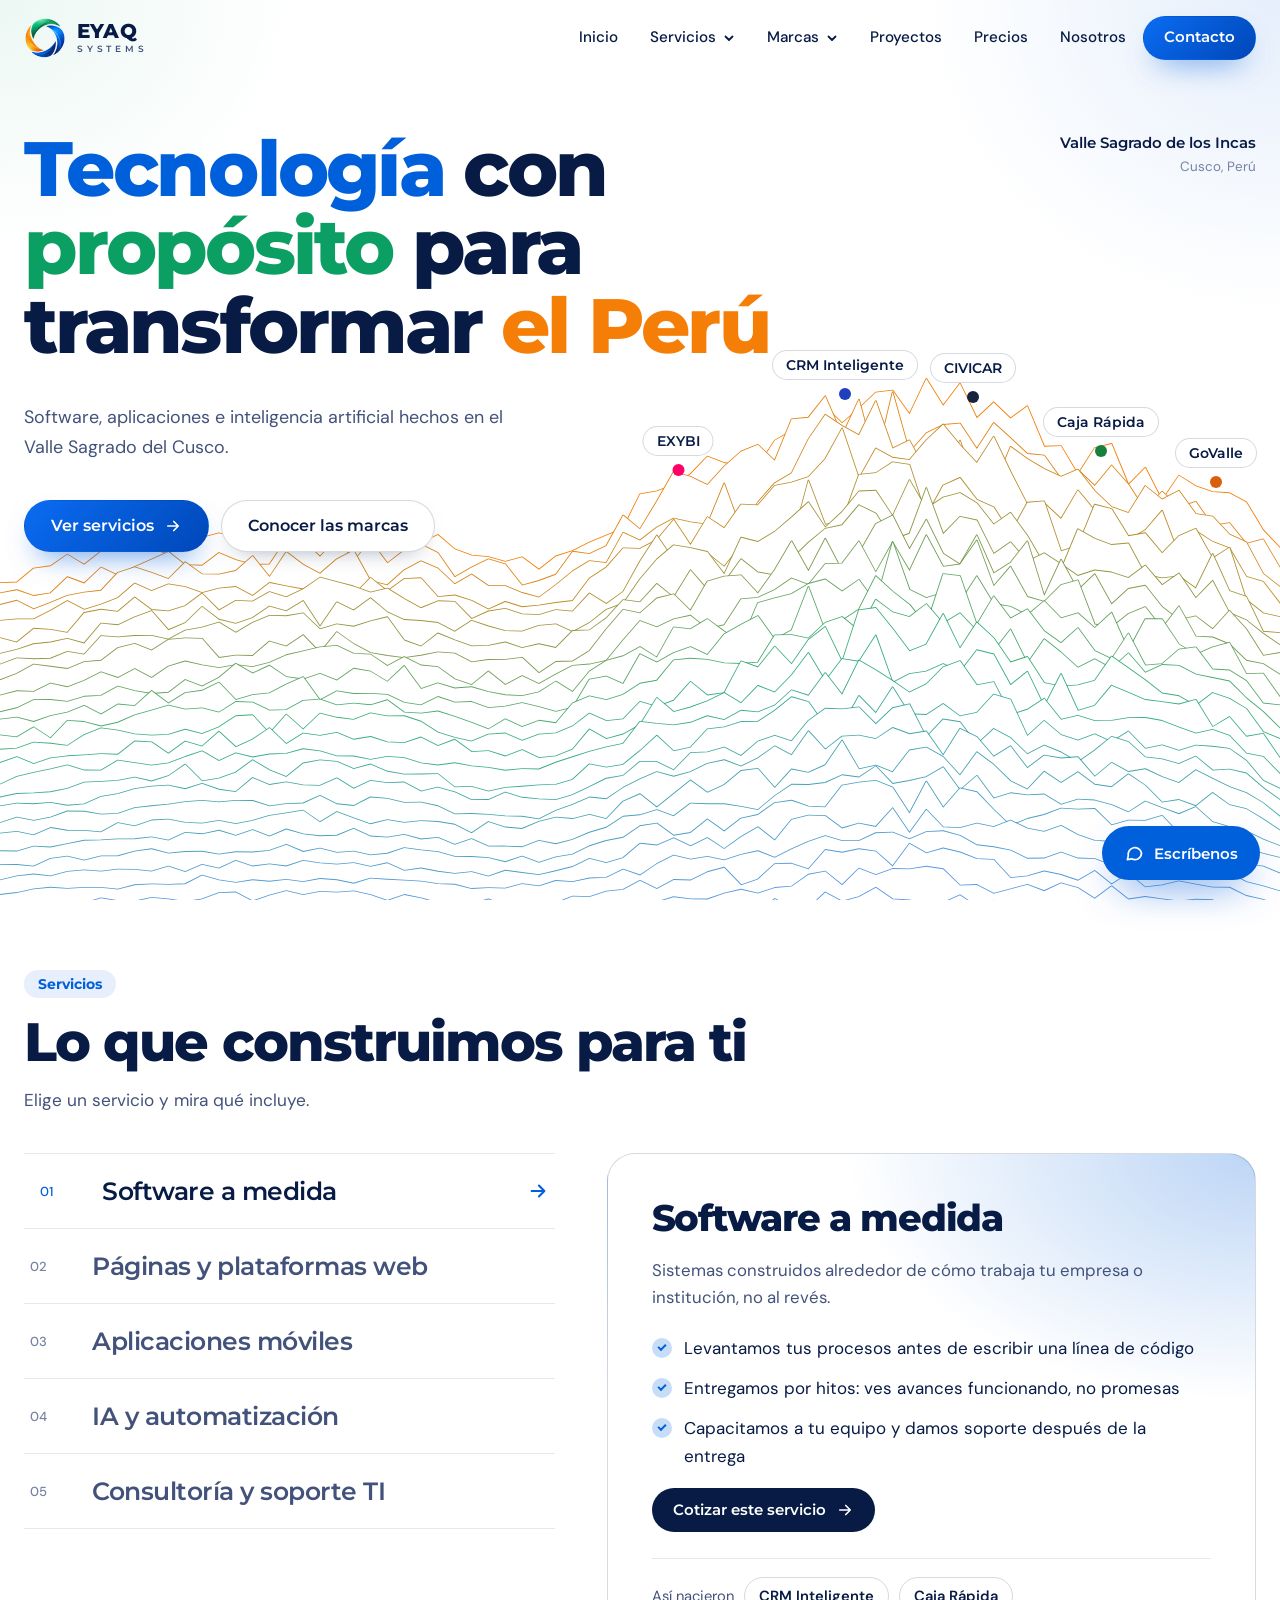
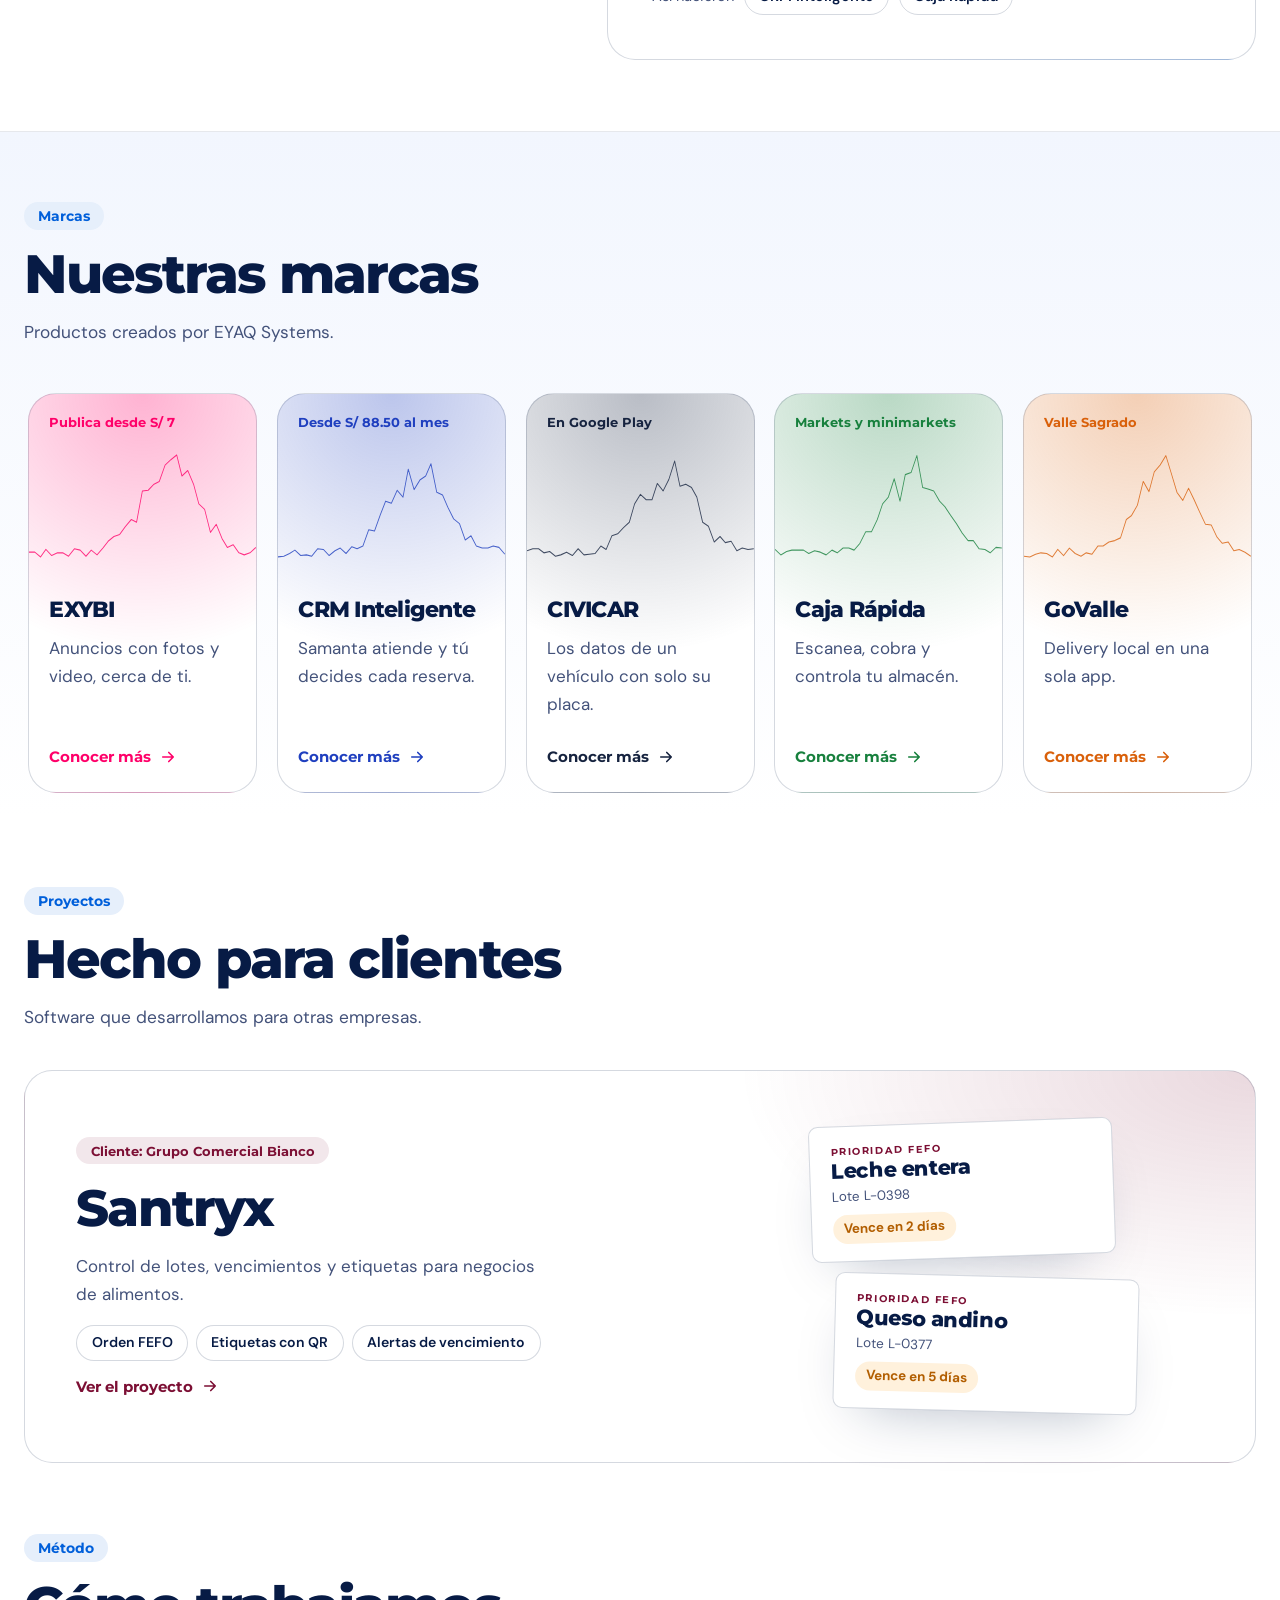
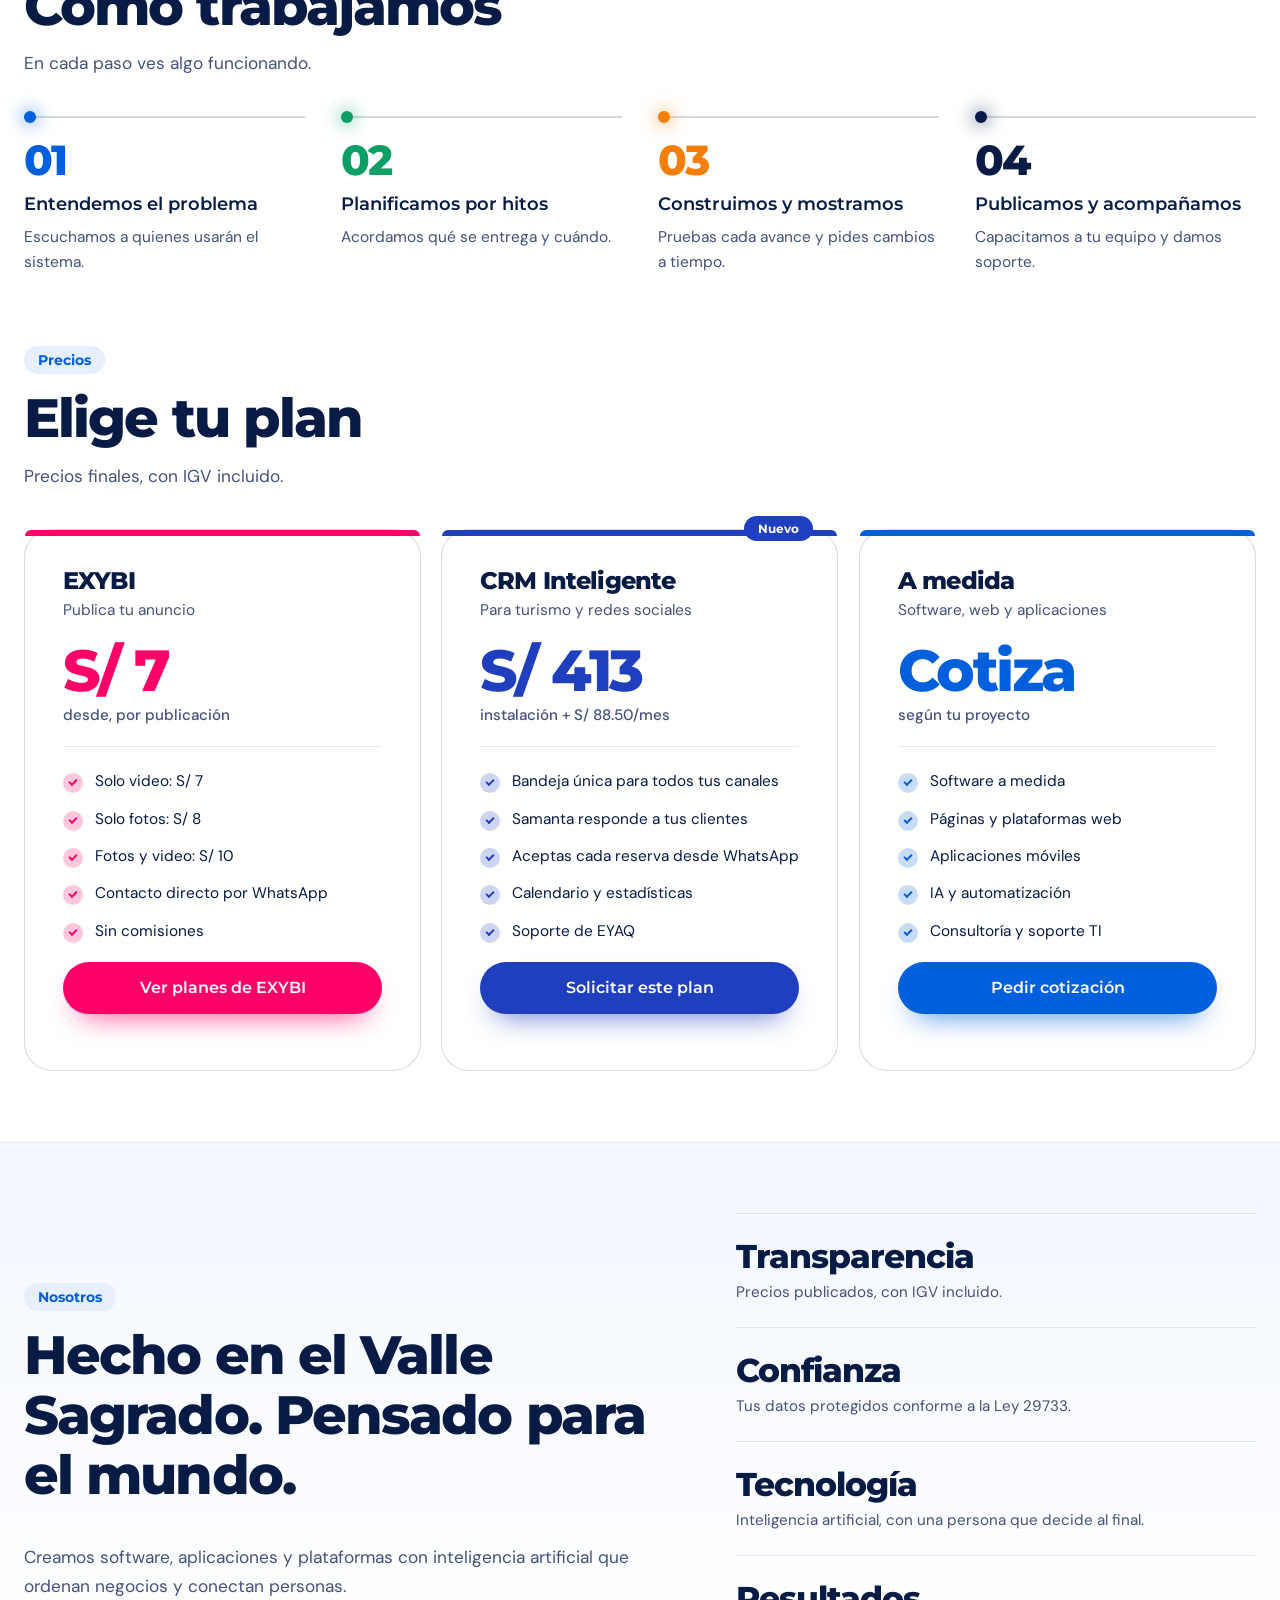
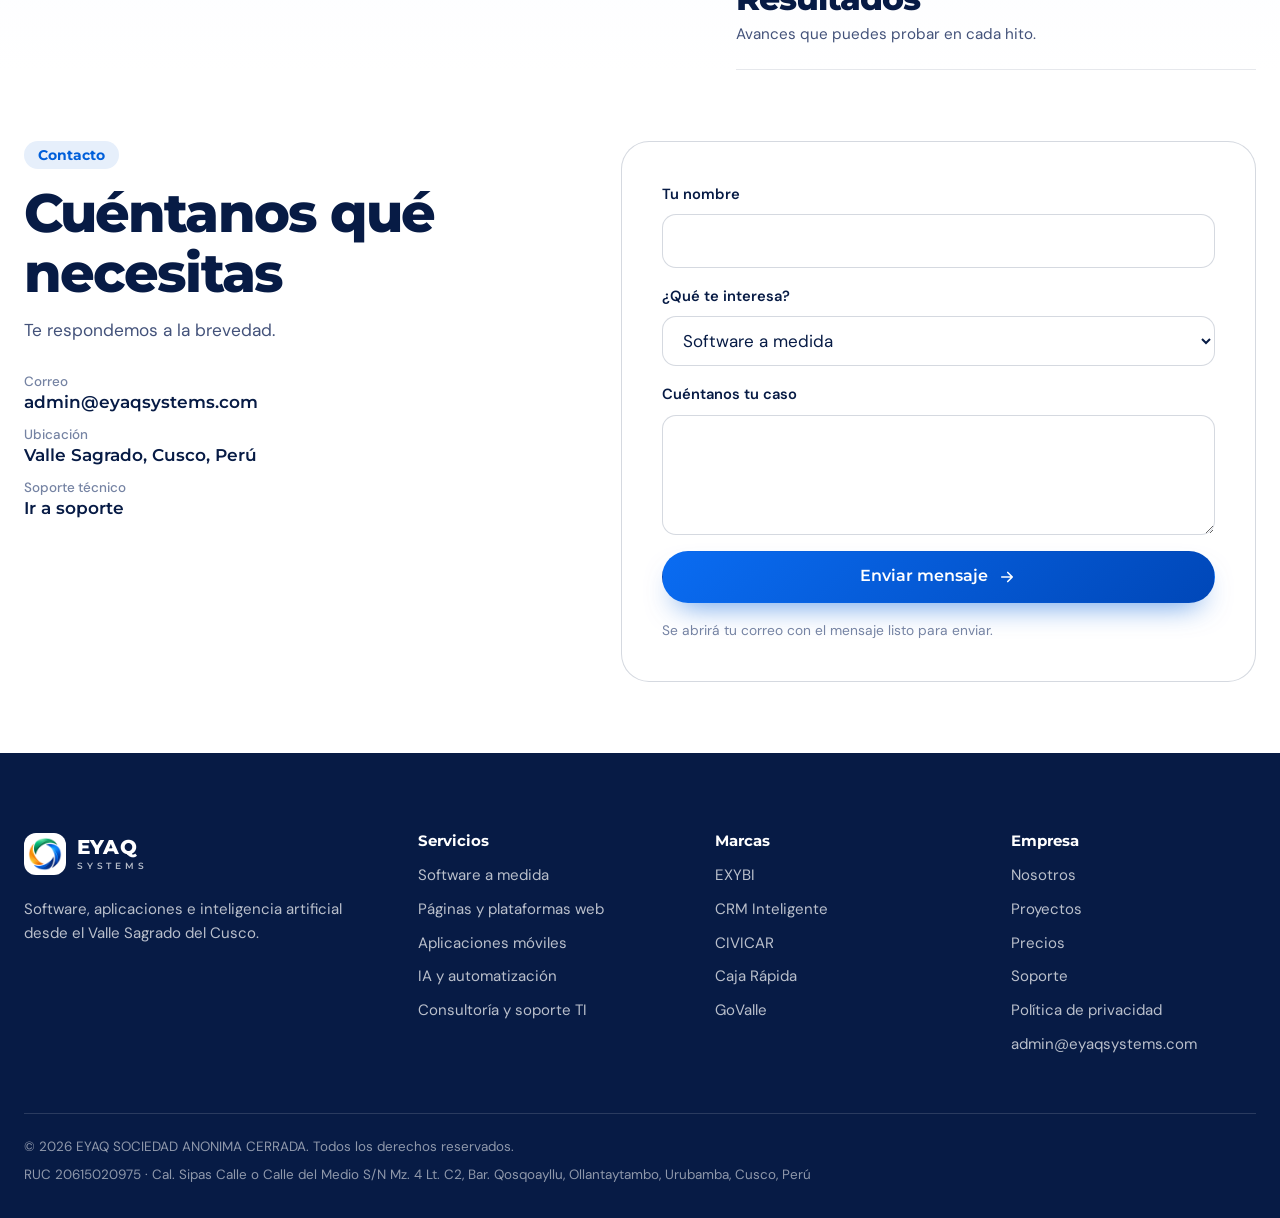
<file: index.html>
<!DOCTYPE html>
<html lang="es-PE">
<head>
<meta charset="UTF-8">
<meta name="viewport" content="width=device-width, initial-scale=1">
<title>EYAQ Systems | Tecnología con propósito para transformar el Perú</title>
<meta name="description" content="EYAQ Systems desarrolla software a medida, páginas web, aplicaciones móviles e inteligencia artificial desde el Valle Sagrado del Cusco. Marcas propias: CRM Inteligente, EXYBI, Caja Rápida, GoValle y CIVICAR.">
<meta name="theme-color" content="#FFFFFF">
<meta property="og:title" content="EYAQ Systems | Tecnología con propósito para transformar el Perú">
<meta property="og:description" content="EYAQ Systems desarrolla software a medida, páginas web, aplicaciones móviles e inteligencia artificial desde el Valle Sagrado del Cusco. Marcas propias: CRM Inteligente, EXYBI, Caja Rápida, GoValle y CIVICAR.">
<meta property="og:type" content="website">
<meta property="og:url" content="https://eyaqsystems.com/">
<meta property="og:image" content="https://eyaqsystems.com/img/og-eyaq.jpg">
<meta name="twitter:card" content="summary_large_image">
<link rel="icon" href="favicon.ico" sizes="32x32">
<link rel="icon" type="image/png" href="img/favicon-48.png" sizes="48x48">
<link rel="apple-touch-icon" href="img/apple-touch-icon.png">
<link rel="preconnect" href="https://fonts.googleapis.com">
<link rel="preconnect" href="https://fonts.gstatic.com" crossorigin>
<link href="https://fonts.googleapis.com/css2?family=DM+Sans:wght@400;500;600;700&family=Montserrat:wght@600;700;800&display=swap" rel="stylesheet">
<link rel="stylesheet" href="css/eyaq.css">
<script>document.documentElement.classList.add('js');</script>
</head>
<body>
<a class="skip-link" href="#contenido">Saltar al contenido</a>
<div class="scroll-meter" aria-hidden="true"></div>

<header class="site-header">
  <div class="container nav">
    <a class="brand" href="index.html" aria-label="EYAQ Systems, inicio">
      <img src="img/eyaq-simbolo.png" alt="" width="40" height="40">
      <span class="brand-text"><b>EYAQ</b><span>Systems</span></span>
    </a>
    <button class="nav-toggle" type="button" aria-label="Abrir menú" aria-expanded="false" aria-controls="menu"><span></span></button>
    <ul class="nav-links" id="menu">
      <li><a class="nav-link" href="index.html">Inicio</a></li>
      <li class="has-menu">
        <button class="nav-link" type="button" aria-expanded="false" aria-controls="menu-servicios">Servicios<svg viewBox="0 0 12 12" fill="none" stroke="currentColor" stroke-width="1.8" stroke-linecap="round" stroke-linejoin="round" aria-hidden="true"><path d="m2.5 4.5 3.5 3.5 3.5-3.5"/></svg></button>
        <div class="menu" id="menu-servicios">
          <a href="#servicio-software" style="--dot:#005FDA"><i></i><b>Software a medida</b><span>Sistemas hechos para tu forma de trabajar</span></a>
          <a href="#servicio-web" style="--dot:#0C9F63"><i></i><b>Páginas y plataformas web</b><span>Sitios, tiendas y plataformas en línea</span></a>
          <a href="#servicio-apps" style="--dot:#F57E06"><i></i><b>Aplicaciones móviles</b><span>Apps para Android y iOS</span></a>
          <a href="#servicio-ia" style="--dot:#005FDA"><i></i><b>IA y automatización</b><span>Asistentes y procesos que trabajan solos</span></a>
          <a href="#servicio-ti" style="--dot:#0C9F63"><i></i><b>Consultoría y soporte TI</b><span>Diagnóstico, soporte y acompañamiento</span></a>
        </div>
      </li>
      <li class="has-menu">
        <button class="nav-link" type="button" aria-expanded="false" aria-controls="menu-marcas">Marcas<svg viewBox="0 0 12 12" fill="none" stroke="currentColor" stroke-width="1.8" stroke-linecap="round" stroke-linejoin="round" aria-hidden="true"><path d="m2.5 4.5 3.5 3.5 3.5-3.5"/></svg></button>
        <div class="menu" id="menu-marcas">
          <a href="exybi.html" style="--dot:#FF0069"><i></i><b>EXYBI</b><span>La vitrina digital del Perú</span></a>
          <a href="crm.html" style="--dot:#1F3FBF"><i></i><b>CRM Inteligente</b><span>Samanta atiende y tú decides cada reserva</span></a>
          <a href="civicar.html" style="--dot:#16233F"><i></i><b>CIVICAR</b><span>Consulta vehicular desde tu celular</span></a>
          <a href="caja-rapida.html" style="--dot:#17803D"><i></i><b>Caja Rápida</b><span>Caja y almacén para markets</span></a>
          <a href="govalle.html" style="--dot:#D9600A"><i></i><b>GoValle</b><span>Delivery para el Valle Sagrado</span></a>
        </div>
      </li>
      <li><a class="nav-link" href="#proyectos">Proyectos</a></li>
      <li><a class="nav-link" href="#precios">Precios</a></li>
      <li><a class="nav-link" href="#nosotros">Nosotros</a></li>
      <li><a class="btn btn-primary btn-sm" href="#contacto">Contacto</a></li>
    </ul>
  </div>
</header>

<main id="contenido">

  <section class="hero">
    <canvas class="ridge" data-colors='["#F57E06","#0C9F63","#005FDA"]' data-rows="26" data-top="0.68" data-reach="0.2" data-top-narrow="0.86" data-reach-narrow="0.15"
      data-peaks="[[0.53,0.6,0.006],[0.66,1,0.007],[0.76,0.8,0.005],[0.86,0.64,0.005],[0.95,0.52,0.004],[0.12,0.26,0.02],[0.3,0.34,0.02]]"
      data-peaks-narrow="[[0.13,0.6,0.006],[0.32,0.95,0.007],[0.5,0.55,0.006],[0.69,0.85,0.007],[0.87,0.45,0.006]]" aria-hidden="true"></canvas>
    <div class="container">
      <div class="hero-copy">
        <h1><span class="t-blue">Tecnología</span> con <span class="t-green">propósito</span> para transformar <span class="t-orange">el Perú</span></h1>
        <p class="hero-lead">Software, aplicaciones e inteligencia artificial hechos en el Valle Sagrado del Cusco.</p>
        <div class="hero-actions">
          <a class="btn btn-primary" href="#servicios">Ver servicios<svg viewBox="0 0 24 24" fill="none" stroke="currentColor" stroke-width="2.2" stroke-linecap="round" stroke-linejoin="round" aria-hidden="true"><path d="M5 12h14M13 6l6 6-6 6"/></svg></a>
          <a class="btn btn-line" href="#marcas">Conocer las marcas</a>
        </div>
      </div>
    </div>
    <p class="hero-place"><b>Valle Sagrado de los Incas</b>Cusco, Perú</p>
    <nav class="summits" aria-label="Marcas de EYAQ Systems">
      <a class="summit" href="exybi.html" data-peak="0" style="--dot:#FF0069"><span data-short="EXYBI">EXYBI</span><i></i></a>
      <a class="summit" href="crm.html" data-peak="1" style="--dot:#1F3FBF"><span data-short="CRM">CRM Inteligente</span><i></i></a>
      <a class="summit" href="civicar.html" data-peak="2" style="--dot:#16233F"><span data-short="CIVICAR">CIVICAR</span><i></i></a>
      <a class="summit" href="caja-rapida.html" data-peak="3" style="--dot:#17803D"><span data-short="Caja">Caja Rápida</span><i></i></a>
      <a class="summit" href="govalle.html" data-peak="4" style="--dot:#D9600A"><span data-short="GoValle">GoValle</span><i></i></a>
    </nav>
  </section>

  <section class="section" id="servicios">
    <div class="container">
      <div class="section-head reveal">
        <span class="kicker">Servicios</span>
        <h2>Lo que construimos para ti</h2>
        <p>Elige un servicio y mira qué incluye.</p>
      </div>
      <div class="services reveal">
        <div class="service-tabs" role="tablist" aria-label="Servicios de EYAQ Systems" aria-orientation="vertical">
          <button class="service-tab" type="button" role="tab" id="servicio-software" aria-controls="panel-software" aria-selected="true" tabindex="0" style="--tab-hue:#005FDA"><small>01</small>Software a medida<svg viewBox="0 0 24 24" fill="none" stroke="currentColor" stroke-width="2.2" stroke-linecap="round" stroke-linejoin="round" aria-hidden="true"><path d="M5 12h14M13 6l6 6-6 6"/></svg></button>
          <button class="service-tab" type="button" role="tab" id="servicio-web" aria-controls="panel-web" aria-selected="false" tabindex="-1" style="--tab-hue:#0C9F63"><small>02</small>Páginas y plataformas web<svg viewBox="0 0 24 24" fill="none" stroke="currentColor" stroke-width="2.2" stroke-linecap="round" stroke-linejoin="round" aria-hidden="true"><path d="M5 12h14M13 6l6 6-6 6"/></svg></button>
          <button class="service-tab" type="button" role="tab" id="servicio-apps" aria-controls="panel-apps" aria-selected="false" tabindex="-1" style="--tab-hue:#F57E06"><small>03</small>Aplicaciones móviles<svg viewBox="0 0 24 24" fill="none" stroke="currentColor" stroke-width="2.2" stroke-linecap="round" stroke-linejoin="round" aria-hidden="true"><path d="M5 12h14M13 6l6 6-6 6"/></svg></button>
          <button class="service-tab" type="button" role="tab" id="servicio-ia" aria-controls="panel-ia" aria-selected="false" tabindex="-1" style="--tab-hue:#005FDA"><small>04</small>IA y automatización<svg viewBox="0 0 24 24" fill="none" stroke="currentColor" stroke-width="2.2" stroke-linecap="round" stroke-linejoin="round" aria-hidden="true"><path d="M5 12h14M13 6l6 6-6 6"/></svg></button>
          <button class="service-tab" type="button" role="tab" id="servicio-ti" aria-controls="panel-ti" aria-selected="false" tabindex="-1" style="--tab-hue:#0C9F63"><small>05</small>Consultoría y soporte TI<svg viewBox="0 0 24 24" fill="none" stroke="currentColor" stroke-width="2.2" stroke-linecap="round" stroke-linejoin="round" aria-hidden="true"><path d="M5 12h14M13 6l6 6-6 6"/></svg></button>
        </div>
        <div>
          <div class="service-panel" role="tabpanel" id="panel-software" aria-labelledby="servicio-software" style="--panel-hue:#005FDA">
            <h3>Software a medida</h3>
            <p>Sistemas construidos alrededor de cómo trabaja tu empresa o institución, no al revés.</p>
            <ul class="ticks"><li>Levantamos tus procesos antes de escribir una línea de código</li><li>Entregamos por hitos: ves avances funcionando, no promesas</li><li>Capacitamos a tu equipo y damos soporte después de la entrega</li></ul>
            <a class="btn btn-ink btn-sm" href="#contacto">Cotizar este servicio<svg viewBox="0 0 24 24" fill="none" stroke="currentColor" stroke-width="2.2" stroke-linecap="round" stroke-linejoin="round" aria-hidden="true"><path d="M5 12h14M13 6l6 6-6 6"/></svg></a>
            <div class="service-proof"><span>Así nacieron</span><a href="crm.html">CRM Inteligente</a><a href="caja-rapida.html">Caja Rápida</a></div>
          </div>
          <div class="service-panel" role="tabpanel" id="panel-web" aria-labelledby="servicio-web" style="--panel-hue:#0C9F63" hidden>
            <h3>Páginas y plataformas web</h3>
            <p>Sitios, tiendas y plataformas rápidas, pensadas primero para el celular.</p>
            <ul class="ticks"><li>Diseño propio para tu marca, sin plantillas</li><li>Carga rápida y estructura lista para buscadores</li><li>Dominio, alojamiento y mantenimiento</li></ul>
            <a class="btn btn-ink btn-sm" href="#contacto">Cotizar este servicio<svg viewBox="0 0 24 24" fill="none" stroke="currentColor" stroke-width="2.2" stroke-linecap="round" stroke-linejoin="round" aria-hidden="true"><path d="M5 12h14M13 6l6 6-6 6"/></svg></a>
            <div class="service-proof"><span>Así nació</span><a href="exybi.html">EXYBI</a></div>
          </div>
          <div class="service-panel" role="tabpanel" id="panel-apps" aria-labelledby="servicio-apps" style="--panel-hue:#F57E06" hidden>
            <h3>Aplicaciones móviles</h3>
            <p>Aplicaciones para Android y iOS, desde la idea hasta su publicación en las tiendas.</p>
            <ul class="ticks"><li>Diseño de la experiencia, pantalla por pantalla</li><li>Cuentas de usuario, pagos y notificaciones</li><li>Publicación y actualizaciones en las tiendas</li></ul>
            <a class="btn btn-ink btn-sm" href="#contacto">Cotizar este servicio<svg viewBox="0 0 24 24" fill="none" stroke="currentColor" stroke-width="2.2" stroke-linecap="round" stroke-linejoin="round" aria-hidden="true"><path d="M5 12h14M13 6l6 6-6 6"/></svg></a>
            <div class="service-proof"><span>Así nació</span><a href="civicar.html">CIVICAR</a></div>
          </div>
          <div class="service-panel" role="tabpanel" id="panel-ia" aria-labelledby="servicio-ia" style="--panel-hue:#005FDA" hidden>
            <h3>IA y automatización</h3>
            <p>Asistentes que atienden a tus clientes y procesos que dejan de hacerse a mano.</p>
            <ul class="ticks"><li>Asistentes conversacionales en WhatsApp, redes y web</li><li>Reglas claras: la IA propone y una persona decide</li><li>Integración con los sistemas que ya usas</li></ul>
            <a class="btn btn-ink btn-sm" href="#contacto">Cotizar este servicio<svg viewBox="0 0 24 24" fill="none" stroke="currentColor" stroke-width="2.2" stroke-linecap="round" stroke-linejoin="round" aria-hidden="true"><path d="M5 12h14M13 6l6 6-6 6"/></svg></a>
            <div class="service-proof"><span>Así nació</span><a href="crm.html">Samanta, del CRM Inteligente</a></div>
          </div>
          <div class="service-panel" role="tabpanel" id="panel-ti" aria-labelledby="servicio-ti" style="--panel-hue:#0C9F63" hidden>
            <h3>Consultoría y soporte TI</h3>
            <p>Te ayudamos a decidir qué tecnología necesitas y a mantenerla funcionando.</p>
            <ul class="ticks"><li>Diagnóstico de tus procesos y herramientas actuales</li><li>Soporte técnico y mantenimiento</li><li>Acompañamiento a empresas e instituciones públicas</li></ul>
            <a class="btn btn-ink btn-sm" href="#contacto">Cotizar este servicio<svg viewBox="0 0 24 24" fill="none" stroke="currentColor" stroke-width="2.2" stroke-linecap="round" stroke-linejoin="round" aria-hidden="true"><path d="M5 12h14M13 6l6 6-6 6"/></svg></a>
            
          </div>
        </div>
      </div>
    </div>
  </section>

  <section class="section raised" id="marcas">
    <div class="container rail-head">
      <div class="section-head reveal">
        <span class="kicker">Marcas</span>
        <h2>Nuestras marcas</h2>
        <p>Productos creados por EYAQ Systems.</p>
      </div>
      <div class="rail-nav">
        <button type="button" data-rail="prev" aria-label="Marcas anteriores"><svg viewBox="0 0 24 24" fill="none" stroke="currentColor" stroke-width="2.2" stroke-linecap="round" stroke-linejoin="round" aria-hidden="true"><path d="M19 12H5M11 6l-6 6 6 6"/></svg></button>
        <button type="button" data-rail="next" aria-label="Marcas siguientes"><svg viewBox="0 0 24 24" fill="none" stroke="currentColor" stroke-width="2.2" stroke-linecap="round" stroke-linejoin="round" aria-hidden="true"><path d="M5 12h14M13 6l6 6-6 6"/></svg></button>
      </div>
    </div>
    <div class="rail">
      <a class="peak" href="exybi.html" style="--h:#FF0069" draggable="false" data-tilt="6"><svg class="peak-line" viewBox="0 0 430 200" preserveAspectRatio="none" aria-hidden="true"><polyline points="0,162 11,162 22,169 32,158 43,167 54,163 64,163 75,168 86,157 97,159 108,168 118,159 129,166 140,156 150,146 161,139 172,136 183,124 194,114 204,118 215,72 226,71 237,62 247,58 258,34 269,26 280,19 290,50 301,42 312,62 322,91 333,99 344,133 355,121 366,142 376,155 387,151 398,163 408,166 419,163 430,155" fill="none" stroke="#FF0069" stroke-width="1.6" stroke-linejoin="round" opacity=".8"/></svg><span class="peak-alt">Publica desde S/ 7</span><h3>EXYBI</h3><p>Anuncios con fotos y video, cerca de ti.</p><span class="peak-go">Conocer más<svg viewBox="0 0 24 24" fill="none" stroke="currentColor" stroke-width="2.2" stroke-linecap="round" stroke-linejoin="round" aria-hidden="true"><path d="M5 12h14M13 6l6 6-6 6"/></svg></span></a>
      <a class="peak" href="crm.html" style="--h:#1F3FBF" draggable="false" data-tilt="6"><svg class="peak-line" viewBox="0 0 430 200" preserveAspectRatio="none" aria-hidden="true"><polyline points="0,169 11,168 22,164 32,159 43,167 54,166 64,168 75,157 86,158 97,167 108,160 118,156 129,164 140,154 150,157 161,153 172,129 183,131 194,107 204,87 215,90 226,71 237,81 247,40 258,70 269,56 280,50 290,32 301,74 312,78 322,96 333,113 344,120 355,144 366,138 376,153 387,156 398,156 408,153 419,155 430,165" fill="none" stroke="#1F3FBF" stroke-width="1.6" stroke-linejoin="round" opacity=".8"/></svg><span class="peak-alt">Desde S/ 88.50 al mes</span><h3>CRM Inteligente</h3><p>Samanta atiende y tú decides cada reserva.</p><span class="peak-go">Conocer más<svg viewBox="0 0 24 24" fill="none" stroke="currentColor" stroke-width="2.2" stroke-linecap="round" stroke-linejoin="round" aria-hidden="true"><path d="M5 12h14M13 6l6 6-6 6"/></svg></span></a>
      <a class="peak" href="civicar.html" style="--h:#16233F" draggable="false" data-tilt="6"><svg class="peak-line" viewBox="0 0 430 200" preserveAspectRatio="none" aria-hidden="true"><polyline points="0,160 11,157 22,157 32,163 43,161 54,168 64,166 75,162 86,167 97,157 108,166 118,165 129,164 140,153 150,158 161,138 172,135 183,126 194,118 204,91 215,77 226,85 237,85 247,61 258,72 269,55 280,28 290,65 301,62 312,67 322,81 333,118 344,124 355,147 366,139 376,148 387,146 398,160 408,156 419,158 430,157" fill="none" stroke="#16233F" stroke-width="1.6" stroke-linejoin="round" opacity=".8"/></svg><span class="peak-alt">En Google Play</span><h3>CIVICAR</h3><p>Los datos de un vehículo con solo su placa.</p><span class="peak-go">Conocer más<svg viewBox="0 0 24 24" fill="none" stroke="currentColor" stroke-width="2.2" stroke-linecap="round" stroke-linejoin="round" aria-hidden="true"><path d="M5 12h14M13 6l6 6-6 6"/></svg></span></a>
      <a class="peak" href="caja-rapida.html" style="--h:#17803D" draggable="false" data-tilt="6"><svg class="peak-line" viewBox="0 0 430 200" preserveAspectRatio="none" aria-hidden="true"><polyline points="0,158 11,166 22,161 32,159 43,159 54,159 64,164 75,160 86,162 97,166 108,159 118,163 129,156 140,156 150,159 161,149 172,132 183,132 194,114 204,91 215,81 226,54 237,87 247,48 258,45 269,20 280,67 290,69 301,72 312,87 322,95 333,108 344,120 355,134 366,145 376,145 387,157 398,158 408,163 419,155 430,156" fill="none" stroke="#17803D" stroke-width="1.6" stroke-linejoin="round" opacity=".8"/></svg><span class="peak-alt">Markets y minimarkets</span><h3>Caja Rápida</h3><p>Escanea, cobra y controla tu almacén.</p><span class="peak-go">Conocer más<svg viewBox="0 0 24 24" fill="none" stroke="currentColor" stroke-width="2.2" stroke-linecap="round" stroke-linejoin="round" aria-hidden="true"><path d="M5 12h14M13 6l6 6-6 6"/></svg></span></a>
      <a class="peak" href="govalle.html" style="--h:#D9600A" draggable="false" data-tilt="6"><svg class="peak-line" viewBox="0 0 430 200" preserveAspectRatio="none" aria-hidden="true"><polyline points="0,168 11,169 22,165 32,163 43,164 54,169 64,158 75,167 86,156 97,164 108,168 118,163 129,165 140,153 150,153 161,147 172,145 183,141 194,114 204,108 215,93 226,58 237,73 247,44 258,34 269,20 280,48 290,74 301,86 312,68 322,84 333,103 344,121 355,122 366,140 376,149 387,147 398,160 408,158 419,162 430,168" fill="none" stroke="#D9600A" stroke-width="1.6" stroke-linejoin="round" opacity=".8"/></svg><span class="peak-alt">Valle Sagrado</span><h3>GoValle</h3><p>Delivery local en una sola app.</p><span class="peak-go">Conocer más<svg viewBox="0 0 24 24" fill="none" stroke="currentColor" stroke-width="2.2" stroke-linecap="round" stroke-linejoin="round" aria-hidden="true"><path d="M5 12h14M13 6l6 6-6 6"/></svg></span></a>
    </div>
  </section>

  <section class="section" id="proyectos">
    <div class="container">
      <div class="section-head reveal">
        <span class="kicker">Proyectos</span>
        <h2>Hecho para clientes</h2>
        <p>Software que desarrollamos para otras empresas.</p>
      </div>
      <a class="case reveal" href="santryx.html" style="--h:#7C0F34" data-tilt="4">
        <div class="case-copy">
          <span class="case-client">Cliente: Grupo Comercial Bianco</span>
          <h3>Santryx</h3>
          <p>Control de lotes, vencimientos y etiquetas para negocios de alimentos.</p>
          <ul class="case-points"><li>Orden FEFO</li><li>Etiquetas con QR</li><li>Alertas de vencimiento</li></ul>
          <span class="peak-go">Ver el proyecto<svg viewBox="0 0 24 24" fill="none" stroke="currentColor" stroke-width="2.2" stroke-linecap="round" stroke-linejoin="round" aria-hidden="true"><path d="M5 12h14M13 6l6 6-6 6"/></svg></span>
        </div>
        <div class="case-art" aria-hidden="true">
          <div class="case-label"><small>PRIORIDAD FEFO</small><b>Leche entera</b><span>Lote L-0398</span><em>Vence en 2 días</em></div>
          <div class="case-label"><small>PRIORIDAD FEFO</small><b>Queso andino</b><span>Lote L-0377</span><em>Vence en 5 días</em></div>
        </div>
      </a>
    </div>
  </section>

  <section class="section" id="proceso">
    <div class="container">
      <div class="section-head reveal">
        <span class="kicker">Método</span>
        <h2>Cómo trabajamos</h2>
        <p>En cada paso ves algo funcionando.</p>
      </div>
      <ol class="route-steps reveal">
        <li style="--step-hue:#005FDA"><b>Entendemos el problema</b><span>Escuchamos a quienes usarán el sistema.</span></li>
        <li style="--step-hue:#0C9F63"><b>Planificamos por hitos</b><span>Acordamos qué se entrega y cuándo.</span></li>
        <li style="--step-hue:#F57E06"><b>Construimos y mostramos</b><span>Pruebas cada avance y pides cambios a tiempo.</span></li>
        <li style="--step-hue:#071B45"><b>Publicamos y acompañamos</b><span>Capacitamos a tu equipo y damos soporte.</span></li>
      </ol>
    </div>
  </section>

  <section class="section" id="precios">
    <div class="container">
      <div class="section-head reveal">
        <span class="kicker">Precios</span>
        <h2>Elige tu plan</h2>
        <p>Precios finales, con IGV incluido.</p>
      </div>
      <div class="plans reveal">
        <article class="plan" data-tilt="5" style="--h:#FF0069">
          <div class="plan-name"><h3>EXYBI</h3><span>Publica tu anuncio</span></div>
          <div class="plan-price"><b>S/ 7</b><span>desde, por publicación</span></div>
          <ul class="ticks"><li>Solo video: S/ 7</li><li>Solo fotos: S/ 8</li><li>Fotos y video: S/ 10</li><li>Contacto directo por WhatsApp</li><li>Sin comisiones</li></ul>
          <a class="btn btn-hue" href="exybi.html#precios">Ver planes de EXYBI</a>
        </article>
        <article class="plan" data-tilt="5" style="--h:#1F3FBF">
          <span class="plan-badge">Nuevo</span>
          <div class="plan-name"><h3>CRM Inteligente</h3><span>Para turismo y redes sociales</span></div>
          <div class="plan-price"><b>S/ 413</b><span>instalación + S/ 88.50/mes</span></div>
          <ul class="ticks"><li>Bandeja única para todos tus canales</li><li>Samanta responde a tus clientes</li><li>Aceptas cada reserva desde WhatsApp</li><li>Calendario y estadísticas</li><li>Soporte de EYAQ</li></ul>
          <a class="btn btn-hue" href="crm.html#precios">Solicitar este plan</a>
        </article>
        <article class="plan" data-tilt="5" style="--h:#005FDA">
          <div class="plan-name"><h3>A medida</h3><span>Software, web y aplicaciones</span></div>
          <div class="plan-price"><b>Cotiza</b><span>según tu proyecto</span></div>
          <ul class="ticks"><li>Software a medida</li><li>Páginas y plataformas web</li><li>Aplicaciones móviles</li><li>IA y automatización</li><li>Consultoría y soporte TI</li></ul>
          <a class="btn btn-hue" href="#contacto">Pedir cotización</a>
        </article>
      </div>
    </div>
  </section>

  <section class="section raised" id="nosotros">
    <div class="container about">
      <div class="reveal">
        <div class="section-head">
          <span class="kicker">Nosotros</span>
          <h2>Hecho en el Valle Sagrado. Pensado para el mundo.</h2>
        </div>
        <p>Creamos software, aplicaciones y plataformas con inteligencia artificial que ordenan negocios y conectan personas.</p>
      </div>
      <div class="facts reveal">
        <div><b>Transparencia</b><span>Precios publicados, con IGV incluido.</span></div>
        <div><b>Confianza</b><span>Tus datos protegidos conforme a la Ley 29733.</span></div>
        <div><b>Tecnología</b><span>Inteligencia artificial, con una persona que decide al final.</span></div>
        <div><b>Resultados</b><span>Avances que puedes probar en cada hito.</span></div>
      </div>
    </div>
  </section>

  <section class="section" id="contacto">
    <div class="container contact">
      <div class="reveal">
        <div class="section-head">
          <span class="kicker">Contacto</span>
          <h2>Cuéntanos qué necesitas</h2>
          <p>Te respondemos a la brevedad.</p>
        </div>
        <div class="contact-lines">
          <a href="mailto:admin@eyaqsystems.com"><small>Correo</small>admin@eyaqsystems.com</a>
          <span><small>Ubicación</small>Valle Sagrado, Cusco, Perú</span>
          <a href="support.html"><small>Soporte técnico</small>Ir a soporte</a>
        </div>
      </div>
      <form class="form reveal" data-correo="admin@eyaqsystems.com">
        <div class="field">
          <label for="nombre">Tu nombre</label>
          <input id="nombre" name="nombre" type="text" autocomplete="name" required>
        </div>
        <div class="field">
          <label for="servicio">¿Qué te interesa?</label>
          <select id="servicio" name="servicio">
              <option>Software a medida</option>
              <option>Páginas y plataformas web</option>
              <option>Aplicaciones móviles</option>
              <option>IA y automatización</option>
              <option>Consultoría y soporte TI</option>
              <option>EXYBI</option>
              <option>CRM Inteligente</option>
              <option>CIVICAR</option>
              <option>Caja Rápida</option>
              <option>GoValle</option>
          </select>
        </div>
        <div class="field">
          <label for="mensaje">Cuéntanos tu caso</label>
          <textarea id="mensaje" name="mensaje" required></textarea>
        </div>
        <button class="btn btn-primary" type="submit">Enviar mensaje<svg viewBox="0 0 24 24" fill="none" stroke="currentColor" stroke-width="2.2" stroke-linecap="round" stroke-linejoin="round" aria-hidden="true"><path d="M5 12h14M13 6l6 6-6 6"/></svg></button>
        <p class="form-note">Se abrirá tu correo con el mensaje listo para enviar.</p>
      </form>
    </div>
  </section>

</main>

<footer class="site-footer">
  <div class="container">
    <div class="footer-grid">
      <div>
        <a class="brand" href="index.html" aria-label="EYAQ Systems, inicio">
          <img src="img/eyaq-simbolo.png" alt="" width="40" height="40">
          <span class="brand-text"><b>EYAQ</b><span>Systems</span></span>
        </a>
        <p>Software, aplicaciones e inteligencia artificial desde el Valle Sagrado del Cusco.</p>
      </div>
      <div>
        <h4>Servicios</h4>
        <ul>
          <li><a href="#servicio-software">Software a medida</a></li>
          <li><a href="#servicio-web">Páginas y plataformas web</a></li>
          <li><a href="#servicio-apps">Aplicaciones móviles</a></li>
          <li><a href="#servicio-ia">IA y automatización</a></li>
          <li><a href="#servicio-ti">Consultoría y soporte TI</a></li>
        </ul>
      </div>
      <div>
        <h4>Marcas</h4>
        <ul>
          <li><a href="exybi.html">EXYBI</a></li>
          <li><a href="crm.html">CRM Inteligente</a></li>
          <li><a href="civicar.html">CIVICAR</a></li>
          <li><a href="caja-rapida.html">Caja Rápida</a></li>
          <li><a href="govalle.html">GoValle</a></li>
        </ul>
      </div>
      <div>
        <h4>Empresa</h4>
        <ul>
          <li><a href="#nosotros">Nosotros</a></li>
          <li><a href="#proyectos">Proyectos</a></li>
          <li><a href="#precios">Precios</a></li>
          <li><a href="support.html">Soporte</a></li>
          <li><a href="privacy.html">Política de privacidad</a></li>
          <li><a href="mailto:admin@eyaqsystems.com">admin@eyaqsystems.com</a></li>
        </ul>
      </div>
    </div>
    <div class="footer-bottom">
      <span>© <span data-year>2026</span> EYAQ SOCIEDAD ANONIMA CERRADA. Todos los derechos reservados.</span>
      <span>RUC 20615020975 · Cal. Sipas Calle o Calle del Medio S/N Mz. 4 Lt. C2, Bar. Qosqoayllu, Ollantaytambo, Urubamba, Cusco, Perú</span>
    </div>
  </div>
</footer>

<a class="float-contact" href="#contacto" aria-label="Ir a contacto"><svg viewBox="0 0 24 24" fill="none" stroke="currentColor" stroke-width="2" stroke-linecap="round" stroke-linejoin="round" aria-hidden="true"><path d="M21 12a8 8 0 0 1-11.8 7L4 20l1.1-4.6A8 8 0 1 1 21 12z"/></svg><span>Escríbenos</span></a>

<script src="js/eyaq.js" defer></script>
</body>
</html>
</file>
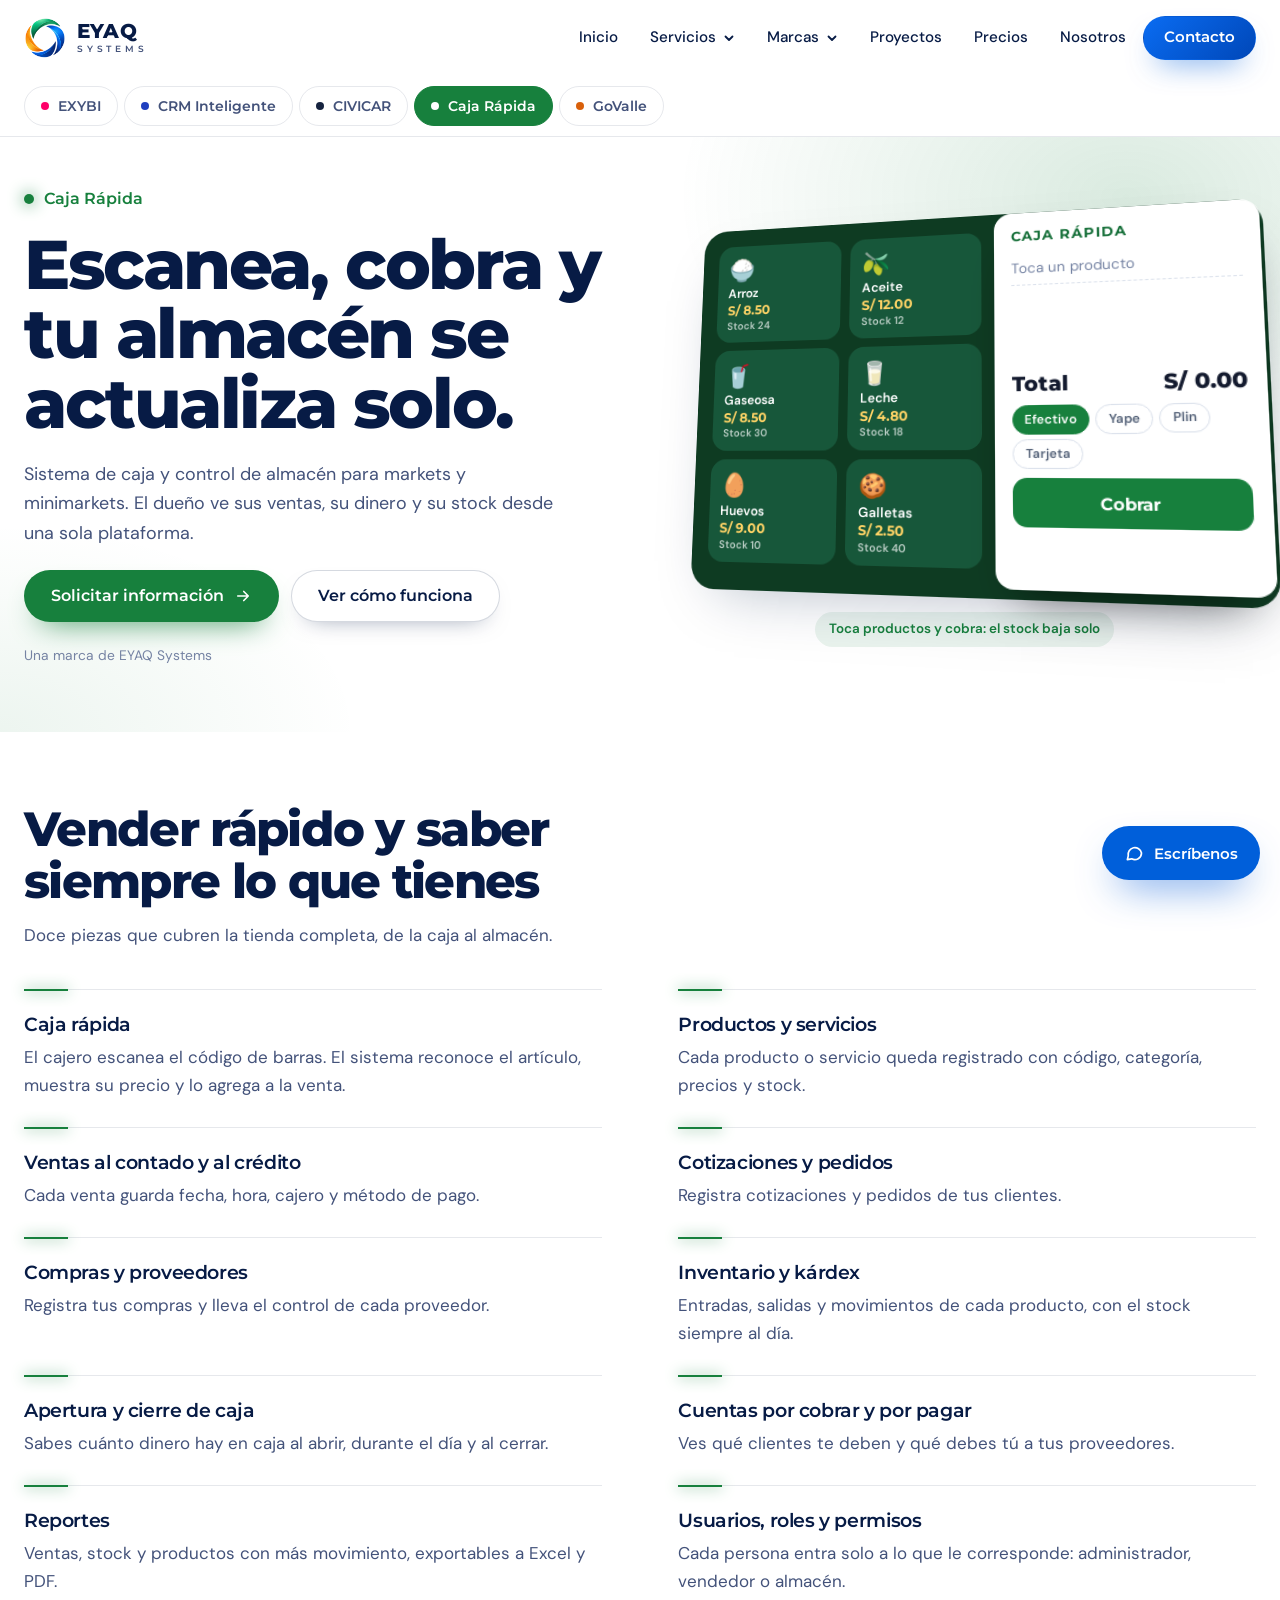
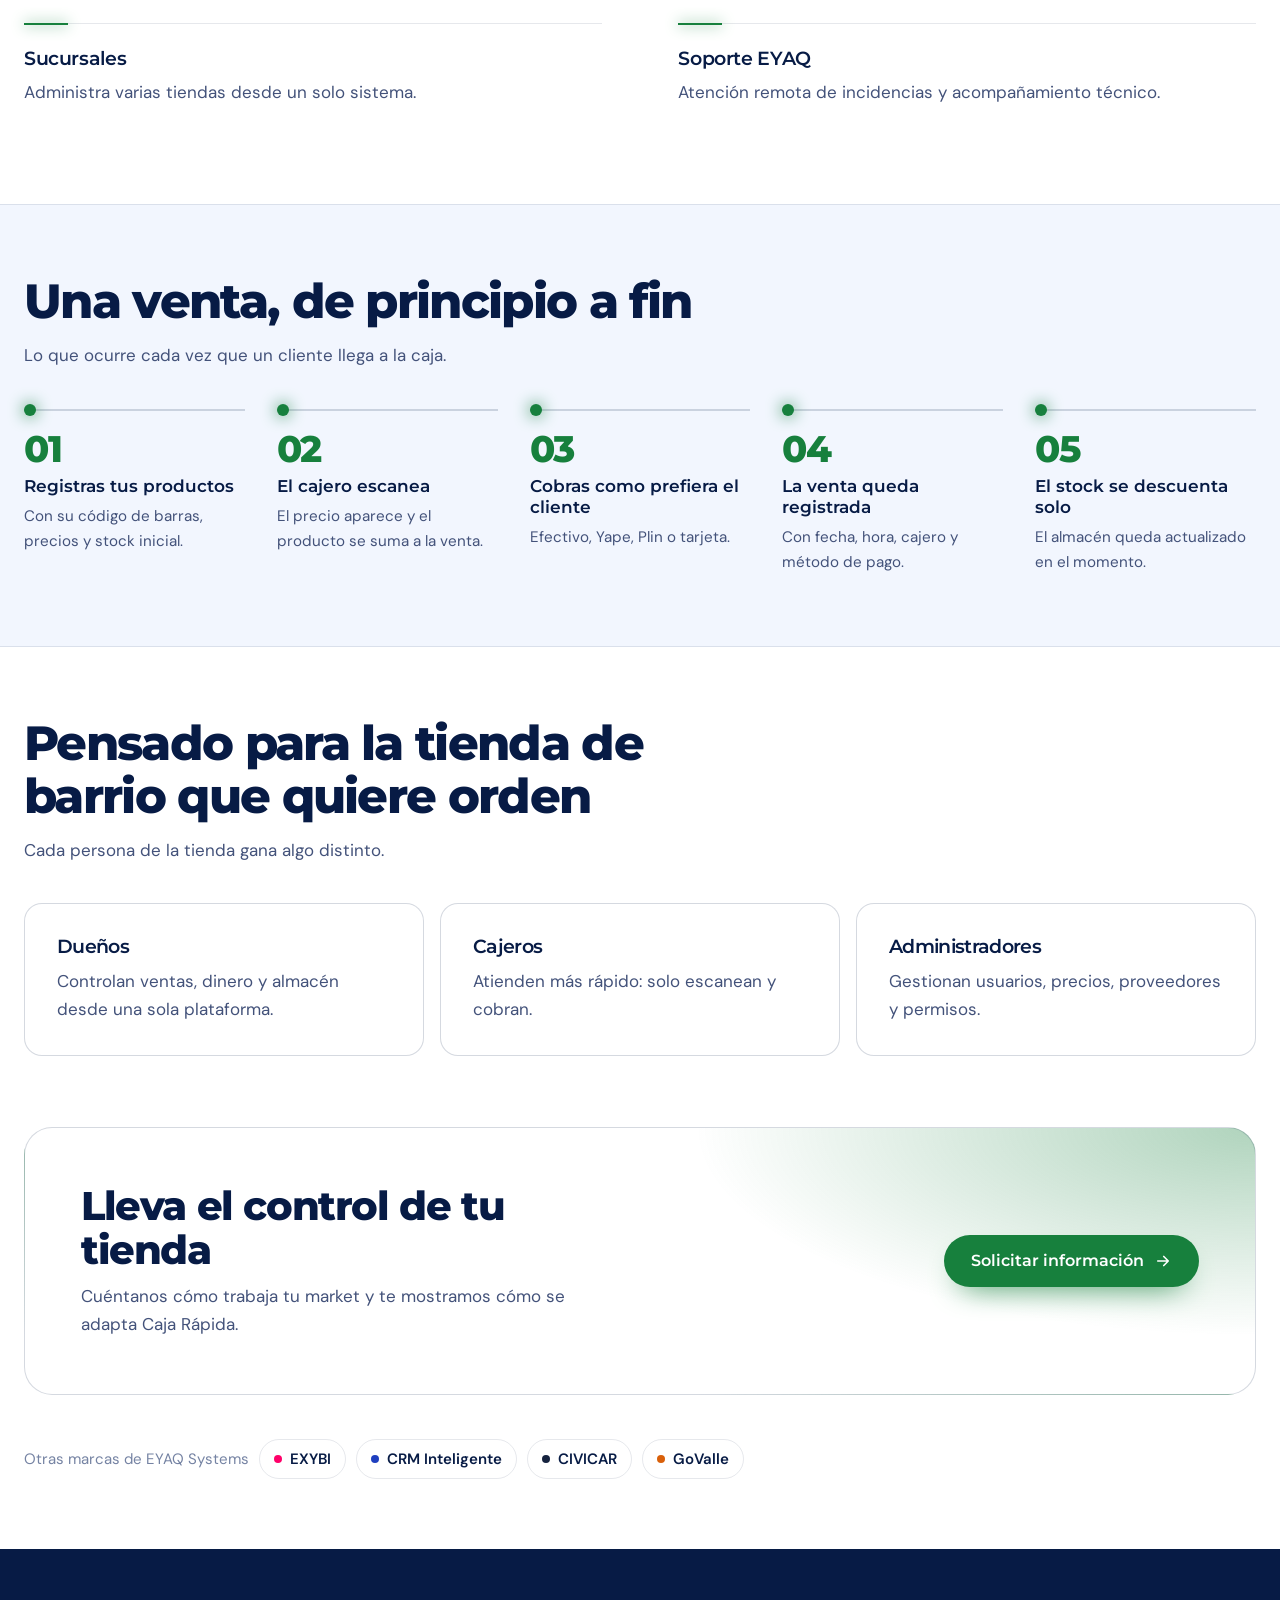
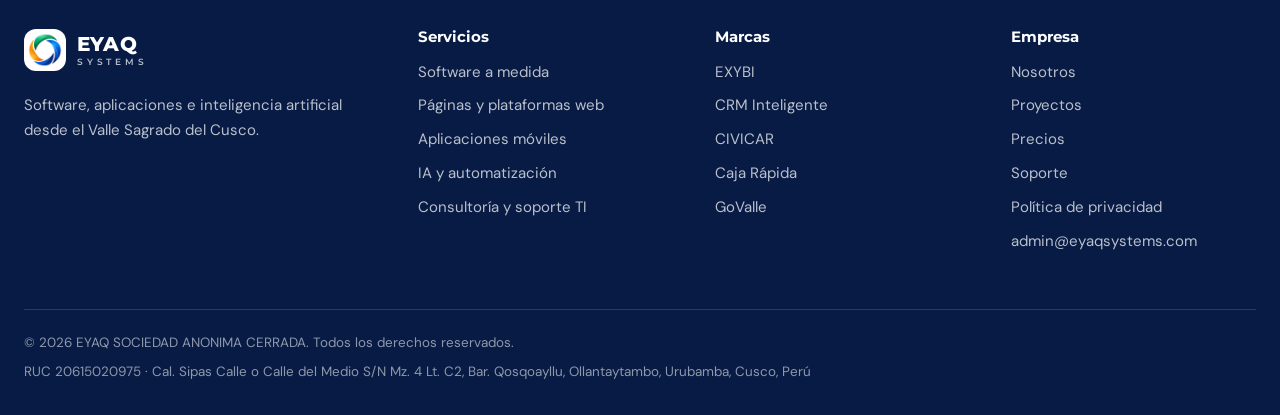
<file: caja-rapida.html>
<!DOCTYPE html>
<html lang="es-PE">
<head>
<meta charset="UTF-8">
<meta name="viewport" content="width=device-width, initial-scale=1">
<title>Caja Rápida y control de almacén | EYAQ Systems</title>
<meta name="description" content="Sistema de caja y almacén para markets y minimarkets: escaneo de código de barras, cobro con efectivo, Yape, Plin o tarjeta, y stock actualizado en cada venta.">
<meta name="theme-color" content="#FFFFFF">
<meta property="og:title" content="Caja Rápida y control de almacén | EYAQ Systems">
<meta property="og:description" content="Sistema de caja y almacén para markets y minimarkets: escaneo de código de barras, cobro con efectivo, Yape, Plin o tarjeta, y stock actualizado en cada venta.">
<meta property="og:type" content="website">
<meta property="og:url" content="https://eyaqsystems.com/caja-rapida">
<meta property="og:image" content="https://eyaqsystems.com/img/og-eyaq.jpg">
<meta name="twitter:card" content="summary_large_image">
<link rel="icon" href="favicon.ico" sizes="32x32">
<link rel="icon" type="image/png" href="img/favicon-48.png" sizes="48x48">
<link rel="apple-touch-icon" href="img/apple-touch-icon.png">
<link rel="preconnect" href="https://fonts.googleapis.com">
<link rel="preconnect" href="https://fonts.gstatic.com" crossorigin>
<link href="https://fonts.googleapis.com/css2?family=DM+Sans:wght@400;500;600;700&family=Montserrat:wght@600;700;800&display=swap" rel="stylesheet">
<link rel="stylesheet" href="css/eyaq.css">
<link rel="stylesheet" href="css/escenas.css">
<script>document.documentElement.classList.add('js');</script>
</head>
<body data-marca="caja">
<a class="skip-link" href="#contenido">Saltar al contenido</a>
<div class="scroll-meter" aria-hidden="true"></div>

<header class="site-header">
  <div class="container nav">
    <a class="brand" href="index.html" aria-label="EYAQ Systems, inicio">
      <img src="img/eyaq-simbolo.png" alt="" width="40" height="40">
      <span class="brand-text"><b>EYAQ</b><span>Systems</span></span>
    </a>
    <button class="nav-toggle" type="button" aria-label="Abrir menú" aria-expanded="false" aria-controls="menu"><span></span></button>
    <ul class="nav-links" id="menu">
      <li><a class="nav-link" href="index.html">Inicio</a></li>
      <li class="has-menu">
        <button class="nav-link" type="button" aria-expanded="false" aria-controls="menu-servicios">Servicios<svg viewBox="0 0 12 12" fill="none" stroke="currentColor" stroke-width="1.8" stroke-linecap="round" stroke-linejoin="round" aria-hidden="true"><path d="m2.5 4.5 3.5 3.5 3.5-3.5"/></svg></button>
        <div class="menu" id="menu-servicios">
          <a href="index.html#servicio-software" style="--dot:#005FDA"><i></i><b>Software a medida</b><span>Sistemas hechos para tu forma de trabajar</span></a>
          <a href="index.html#servicio-web" style="--dot:#0C9F63"><i></i><b>Páginas y plataformas web</b><span>Sitios, tiendas y plataformas en línea</span></a>
          <a href="index.html#servicio-apps" style="--dot:#F57E06"><i></i><b>Aplicaciones móviles</b><span>Apps para Android y iOS</span></a>
          <a href="index.html#servicio-ia" style="--dot:#005FDA"><i></i><b>IA y automatización</b><span>Asistentes y procesos que trabajan solos</span></a>
          <a href="index.html#servicio-ti" style="--dot:#0C9F63"><i></i><b>Consultoría y soporte TI</b><span>Diagnóstico, soporte y acompañamiento</span></a>
        </div>
      </li>
      <li class="has-menu">
        <button class="nav-link" type="button" aria-expanded="false" aria-controls="menu-marcas">Marcas<svg viewBox="0 0 12 12" fill="none" stroke="currentColor" stroke-width="1.8" stroke-linecap="round" stroke-linejoin="round" aria-hidden="true"><path d="m2.5 4.5 3.5 3.5 3.5-3.5"/></svg></button>
        <div class="menu" id="menu-marcas">
          <a href="exybi.html" style="--dot:#FF0069"><i></i><b>EXYBI</b><span>La vitrina digital del Perú</span></a>
          <a href="crm.html" style="--dot:#1F3FBF"><i></i><b>CRM Inteligente</b><span>Samanta atiende y tú decides cada reserva</span></a>
          <a href="civicar.html" style="--dot:#16233F"><i></i><b>CIVICAR</b><span>Consulta vehicular desde tu celular</span></a>
          <a href="caja-rapida.html" style="--dot:#17803D"><i></i><b>Caja Rápida</b><span>Caja y almacén para markets</span></a>
          <a href="govalle.html" style="--dot:#D9600A"><i></i><b>GoValle</b><span>Delivery para el Valle Sagrado</span></a>
        </div>
      </li>
      <li><a class="nav-link" href="index.html#proyectos">Proyectos</a></li>
      <li><a class="nav-link" href="index.html#precios">Precios</a></li>
      <li><a class="nav-link" href="index.html#nosotros">Nosotros</a></li>
      <li><a class="btn btn-primary btn-sm" href="index.html#contacto">Contacto</a></li>
    </ul>
  </div>
</header>

<nav class="marcas-bar" aria-label="Marcas de EYAQ Systems">
  <div class="container">
    <a href="exybi.html" style="--dot:#FF0069"><i></i>EXYBI</a>
    <a href="crm.html" style="--dot:#1F3FBF"><i></i>CRM Inteligente</a>
    <a href="civicar.html" style="--dot:#16233F"><i></i>CIVICAR</a>
    <a href="caja-rapida.html" style="--dot:#17803D" aria-current="page"><i></i>Caja Rápida</a>
    <a href="govalle.html" style="--dot:#D9600A"><i></i>GoValle</a>
  </div>
</nav>

<main id="contenido">

  <section class="marca-hero">
    <div class="container">
      <div class="marca-copy">
        <span class="marca-name">Caja Rápida</span>
        <h1>Escanea, cobra y tu almacén se actualiza solo.</h1>
        <p class="marca-lead">Sistema de caja y control de almacén para markets y minimarkets. El dueño ve sus ventas, su dinero y su stock desde una sola plataforma.</p>
        <div class="marca-actions">
          <a class="btn btn-hue" href="mailto:admin@eyaqsystems.com?subject=Quiero%20informacion%20sobre%20Caja%20Rapida">Solicitar información<svg viewBox="0 0 24 24" fill="none" stroke="currentColor" stroke-width="2.2" stroke-linecap="round" stroke-linejoin="round" aria-hidden="true"><path d="M5 12h14M13 6l6 6-6 6"/></svg></a>
          <a class="btn btn-line" href="#como">Ver cómo funciona</a>
        </div>
        <p class="marca-parent">Una marca de EYAQ Systems</p>
      </div>
      <div class="scene" data-stage>
        <div class="pos" data-tilt="9">
          <div class="pos-products"><button type="button" data-name="Arroz" data-price="8.5"><i>🍚</i>Arroz<b>S/ 8.50</b><small>Stock <span data-stock>24</span></small></button><button type="button" data-name="Aceite" data-price="12"><i>🫒</i>Aceite<b>S/ 12.00</b><small>Stock <span data-stock>12</span></small></button><button type="button" data-name="Gaseosa" data-price="8.5"><i>🥤</i>Gaseosa<b>S/ 8.50</b><small>Stock <span data-stock>30</span></small></button><button type="button" data-name="Leche" data-price="4.8"><i>🥛</i>Leche<b>S/ 4.80</b><small>Stock <span data-stock>18</span></small></button><button type="button" data-name="Huevos" data-price="9"><i>🥚</i>Huevos<b>S/ 9.00</b><small>Stock <span data-stock>10</span></small></button><button type="button" data-name="Galletas" data-price="2.5"><i>🍪</i>Galletas<b>S/ 2.50</b><small>Stock <span data-stock>40</span></small></button></div>
          <div class="pos-ticket">
            <h4>CAJA RÁPIDA</h4>
            <ul class="pos-lines" aria-live="polite"></ul>
            <div class="pos-total"><span>Total</span><span data-total>S/ 0.00</span></div>
            <div class="pos-pay" role="group" aria-label="Método de pago"><button type="button" aria-pressed="true">Efectivo</button><button type="button" aria-pressed="false">Yape</button><button type="button" aria-pressed="false">Plin</button><button type="button" aria-pressed="false">Tarjeta</button></div>
            <button class="pos-charge" type="button">Cobrar</button>
            <p class="pos-receipt" aria-live="polite"></p>
          </div>
        </div>
        <p class="demo-note">Toca productos y cobra: el stock baja solo</p>
      </div>
    </div>
  </section>

  <section class="marca-section" id="que-hace">
    <div class="container">
      <div class="marca-head reveal">
        <h2>Vender rápido y saber siempre lo que tienes</h2>
        <p>Doce piezas que cubren la tienda completa, de la caja al almacén.</p>
      </div>
      <div class="modulos">
        <div class="modulo reveal"><h3>Caja rápida</h3><p>El cajero escanea el código de barras. El sistema reconoce el artículo, muestra su precio y lo agrega a la venta.</p></div>
        <div class="modulo reveal"><h3>Productos y servicios</h3><p>Cada producto o servicio queda registrado con código, categoría, precios y stock.</p></div>
        <div class="modulo reveal"><h3>Ventas al contado y al crédito</h3><p>Cada venta guarda fecha, hora, cajero y método de pago.</p></div>
        <div class="modulo reveal"><h3>Cotizaciones y pedidos</h3><p>Registra cotizaciones y pedidos de tus clientes.</p></div>
        <div class="modulo reveal"><h3>Compras y proveedores</h3><p>Registra tus compras y lleva el control de cada proveedor.</p></div>
        <div class="modulo reveal"><h3>Inventario y kárdex</h3><p>Entradas, salidas y movimientos de cada producto, con el stock siempre al día.</p></div>
        <div class="modulo reveal"><h3>Apertura y cierre de caja</h3><p>Sabes cuánto dinero hay en caja al abrir, durante el día y al cerrar.</p></div>
        <div class="modulo reveal"><h3>Cuentas por cobrar y por pagar</h3><p>Ves qué clientes te deben y qué debes tú a tus proveedores.</p></div>
        <div class="modulo reveal"><h3>Reportes</h3><p>Ventas, stock y productos con más movimiento, exportables a Excel y PDF.</p></div>
        <div class="modulo reveal"><h3>Usuarios, roles y permisos</h3><p>Cada persona entra solo a lo que le corresponde: administrador, vendedor o almacén.</p></div>
        <div class="modulo reveal"><h3>Sucursales</h3><p>Administra varias tiendas desde un solo sistema.</p></div>
        <div class="modulo reveal"><h3>Soporte EYAQ</h3><p>Atención remota de incidencias y acompañamiento técnico.</p></div>
      </div>
    </div>
  </section>

  <section class="marca-section tinte" id="como">
    <div class="container">
      <div class="marca-head reveal">
        <h2>Una venta, de principio a fin</h2>
        <p>Lo que ocurre cada vez que un cliente llega a la caja.</p>
      </div>
      <ol class="pasos reveal">
        <li><b>Registras tus productos</b><span>Con su código de barras, precios y stock inicial.</span></li>
        <li><b>El cajero escanea</b><span>El precio aparece y el producto se suma a la venta.</span></li>
        <li><b>Cobras como prefiera el cliente</b><span>Efectivo, Yape, Plin o tarjeta.</span></li>
        <li><b>La venta queda registrada</b><span>Con fecha, hora, cajero y método de pago.</span></li>
        <li><b>El stock se descuenta solo</b><span>El almacén queda actualizado en el momento.</span></li>
      </ol>
    </div>
  </section>

  <section class="marca-section" id="para-quien">
    <div class="container">
      <div class="marca-head reveal">
        <h2>Pensado para la tienda de barrio que quiere orden</h2>
        <p>Cada persona de la tienda gana algo distinto.</p>
      </div>
      <div class="publico reveal">
        <div><h3>Dueños</h3><p>Controlan ventas, dinero y almacén desde una sola plataforma.</p></div>
        <div><h3>Cajeros</h3><p>Atienden más rápido: solo escanean y cobran.</p></div>
        <div><h3>Administradores</h3><p>Gestionan usuarios, precios, proveedores y permisos.</p></div>
      </div>
    </div>
  </section>

  <section class="marca-section">
    <div class="container">
      <div class="marca-cta reveal">
        <div>
          <h2>Lleva el control de tu tienda</h2>
          <p>Cuéntanos cómo trabaja tu market y te mostramos cómo se adapta Caja Rápida.</p>
        </div>
        <a class="btn btn-hue" href="mailto:admin@eyaqsystems.com?subject=Quiero%20informacion%20sobre%20Caja%20Rapida">Solicitar información<svg viewBox="0 0 24 24" fill="none" stroke="currentColor" stroke-width="2.2" stroke-linecap="round" stroke-linejoin="round" aria-hidden="true"><path d="M5 12h14M13 6l6 6-6 6"/></svg></a>
      </div>
      <div class="otras"><span>Otras marcas de EYAQ Systems</span><a href="exybi.html" style="--dot:#FF0069"><i></i>EXYBI</a><a href="crm.html" style="--dot:#1F3FBF"><i></i>CRM Inteligente</a><a href="civicar.html" style="--dot:#16233F"><i></i>CIVICAR</a><a href="govalle.html" style="--dot:#D9600A"><i></i>GoValle</a></div>
    </div>
  </section>

</main>

<footer class="site-footer">
  <div class="container">
    <div class="footer-grid">
      <div>
        <a class="brand" href="index.html" aria-label="EYAQ Systems, inicio">
          <img src="img/eyaq-simbolo.png" alt="" width="40" height="40">
          <span class="brand-text"><b>EYAQ</b><span>Systems</span></span>
        </a>
        <p>Software, aplicaciones e inteligencia artificial desde el Valle Sagrado del Cusco.</p>
      </div>
      <div>
        <h4>Servicios</h4>
        <ul>
          <li><a href="index.html#servicio-software">Software a medida</a></li>
          <li><a href="index.html#servicio-web">Páginas y plataformas web</a></li>
          <li><a href="index.html#servicio-apps">Aplicaciones móviles</a></li>
          <li><a href="index.html#servicio-ia">IA y automatización</a></li>
          <li><a href="index.html#servicio-ti">Consultoría y soporte TI</a></li>
        </ul>
      </div>
      <div>
        <h4>Marcas</h4>
        <ul>
          <li><a href="exybi.html">EXYBI</a></li>
          <li><a href="crm.html">CRM Inteligente</a></li>
          <li><a href="civicar.html">CIVICAR</a></li>
          <li><a href="caja-rapida.html">Caja Rápida</a></li>
          <li><a href="govalle.html">GoValle</a></li>
        </ul>
      </div>
      <div>
        <h4>Empresa</h4>
        <ul>
          <li><a href="index.html#nosotros">Nosotros</a></li>
          <li><a href="index.html#proyectos">Proyectos</a></li>
          <li><a href="index.html#precios">Precios</a></li>
          <li><a href="support.html">Soporte</a></li>
          <li><a href="privacy.html">Política de privacidad</a></li>
          <li><a href="mailto:admin@eyaqsystems.com">admin@eyaqsystems.com</a></li>
        </ul>
      </div>
    </div>
    <div class="footer-bottom">
      <span>© <span data-year>2026</span> EYAQ SOCIEDAD ANONIMA CERRADA. Todos los derechos reservados.</span>
      <span>RUC 20615020975 · Cal. Sipas Calle o Calle del Medio S/N Mz. 4 Lt. C2, Bar. Qosqoayllu, Ollantaytambo, Urubamba, Cusco, Perú</span>
    </div>
  </div>
</footer>

<a class="float-contact" href="index.html#contacto" aria-label="Ir a contacto"><svg viewBox="0 0 24 24" fill="none" stroke="currentColor" stroke-width="2" stroke-linecap="round" stroke-linejoin="round" aria-hidden="true"><path d="M21 12a8 8 0 0 1-11.8 7L4 20l1.1-4.6A8 8 0 1 1 21 12z"/></svg><span>Escríbenos</span></a>

<script src="js/eyaq.js" defer></script>
<script src="js/escenas.js" defer></script>
</body>
</html>
</file>
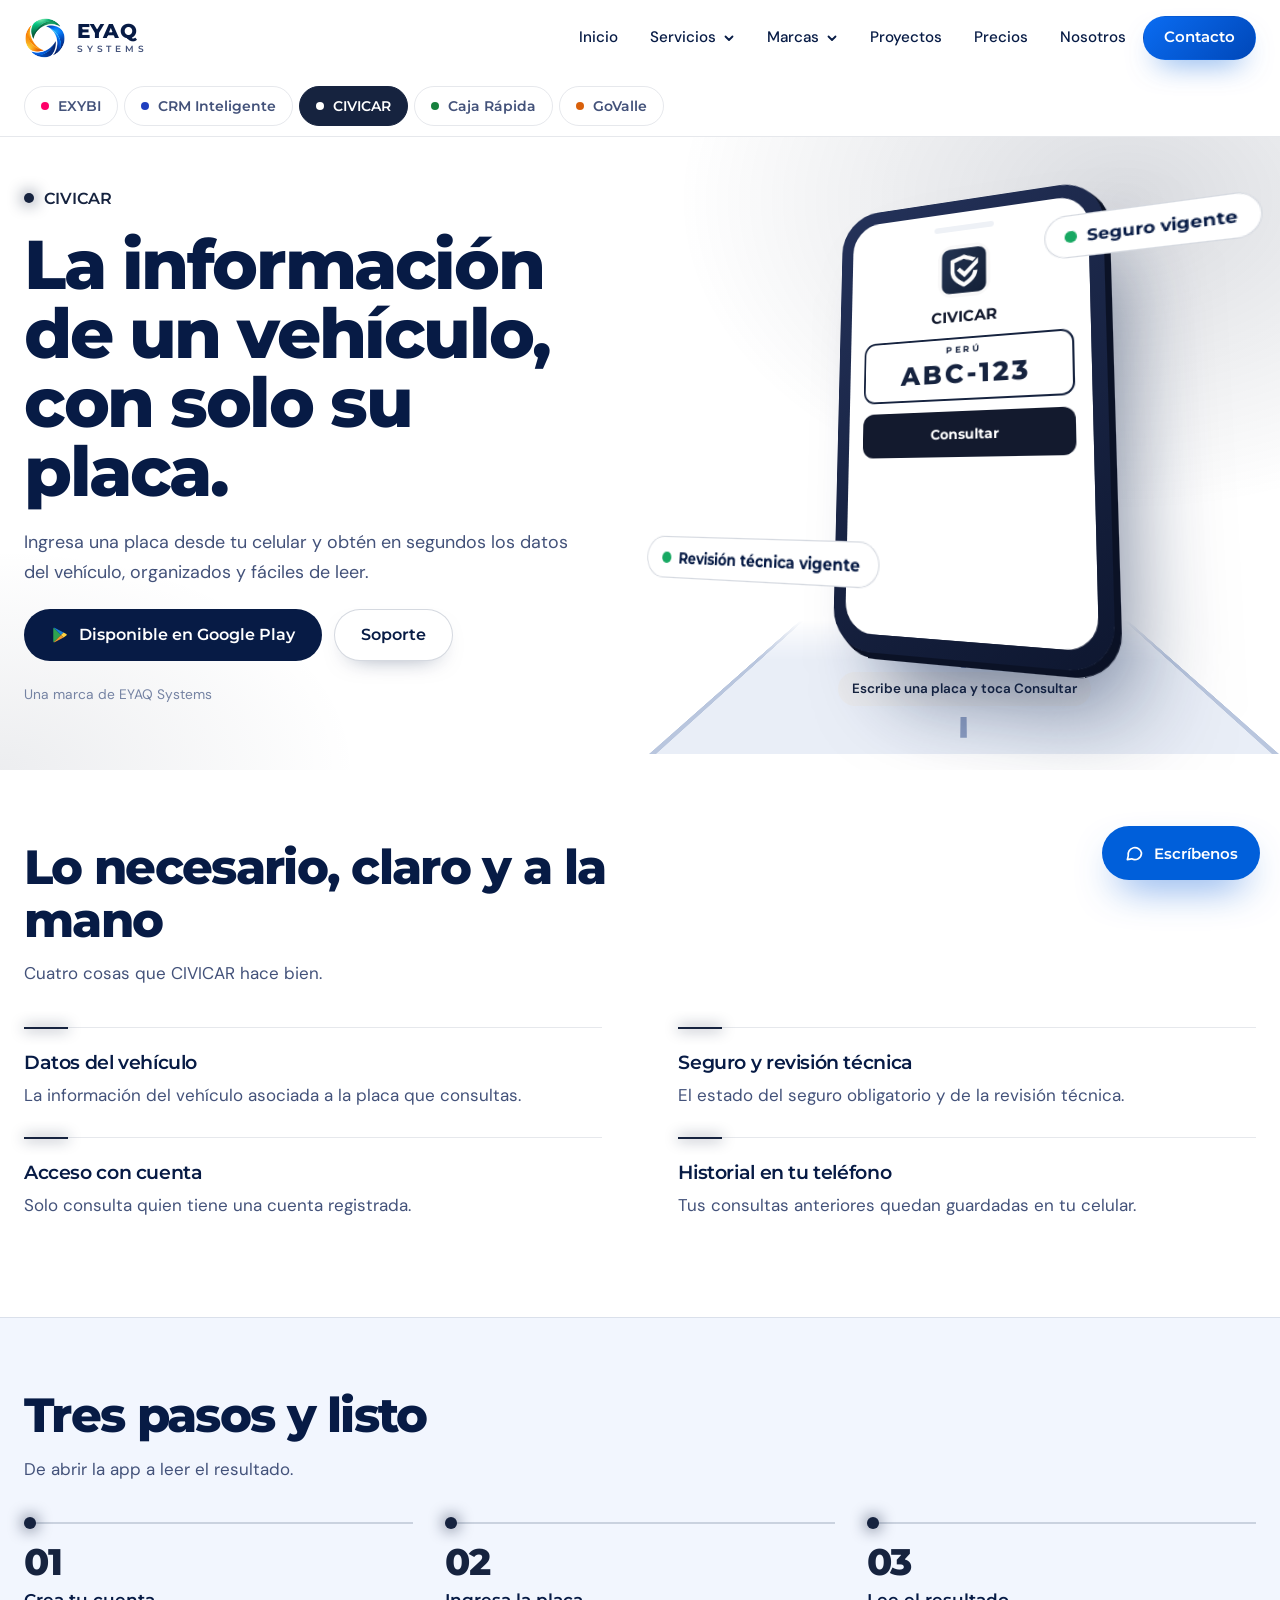
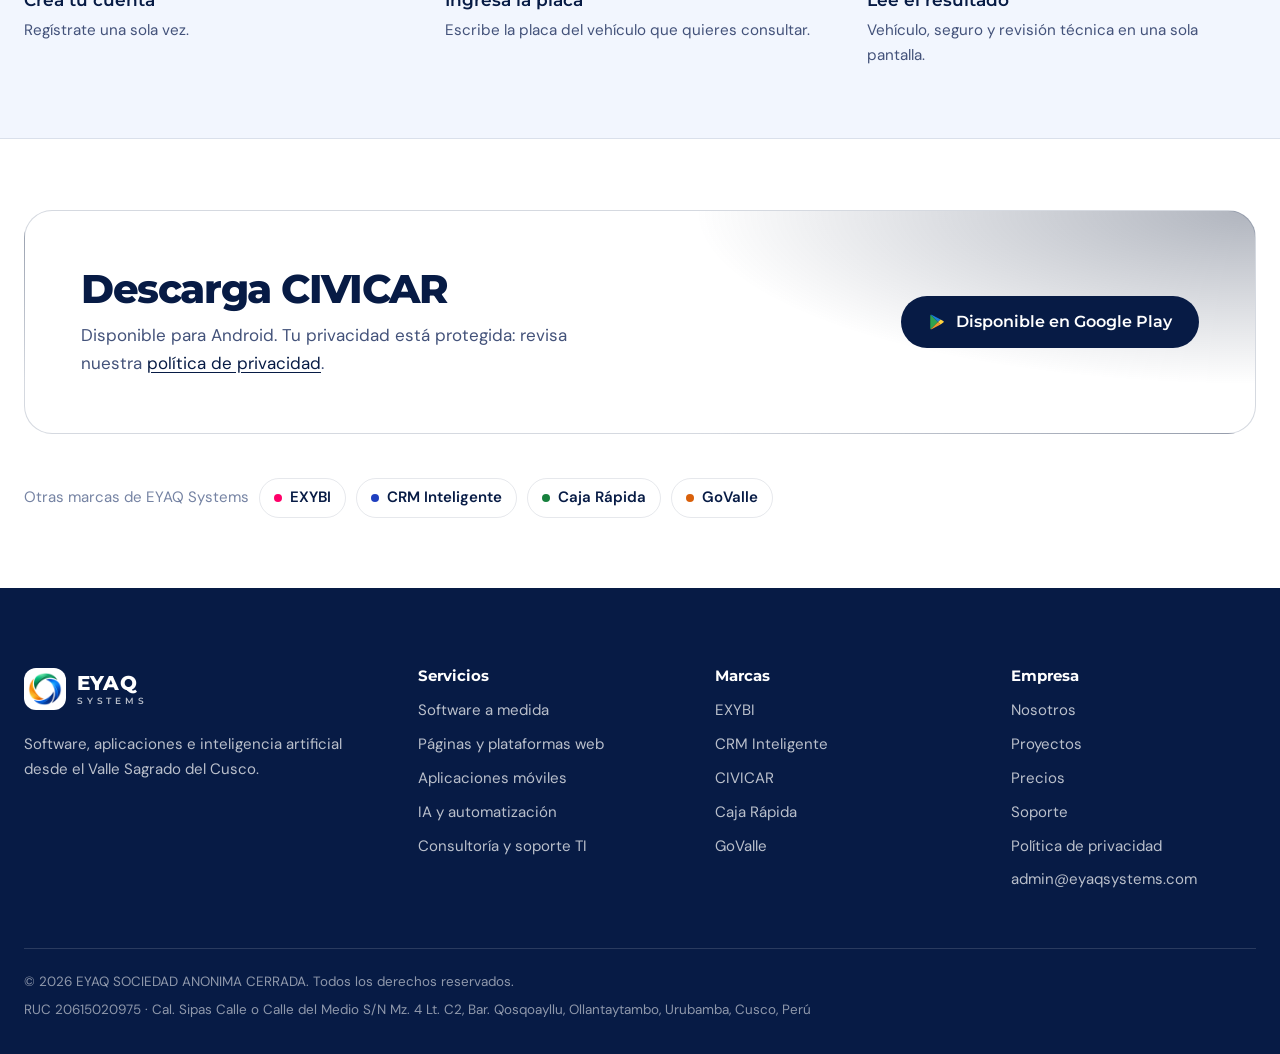
<file: civicar.html>
<!DOCTYPE html>
<html lang="es-PE">
<head>
<meta charset="UTF-8">
<meta name="viewport" content="width=device-width, initial-scale=1">
<title>CIVICAR, consulta vehicular desde tu celular | EYAQ Systems</title>
<meta name="description" content="Ingresa una placa y obtén en segundos los datos del vehículo, su seguro obligatorio y su revisión técnica. Disponible en Google Play.">
<meta name="theme-color" content="#FFFFFF">
<meta property="og:title" content="CIVICAR, consulta vehicular desde tu celular | EYAQ Systems">
<meta property="og:description" content="Ingresa una placa y obtén en segundos los datos del vehículo, su seguro obligatorio y su revisión técnica. Disponible en Google Play.">
<meta property="og:type" content="website">
<meta property="og:url" content="https://eyaqsystems.com/civicar">
<meta property="og:image" content="https://eyaqsystems.com/img/og-eyaq.jpg">
<meta name="twitter:card" content="summary_large_image">
<link rel="icon" href="favicon.ico" sizes="32x32">
<link rel="icon" type="image/png" href="img/favicon-48.png" sizes="48x48">
<link rel="apple-touch-icon" href="img/apple-touch-icon.png">
<link rel="preconnect" href="https://fonts.googleapis.com">
<link rel="preconnect" href="https://fonts.gstatic.com" crossorigin>
<link href="https://fonts.googleapis.com/css2?family=DM+Sans:wght@400;500;600;700&family=Montserrat:wght@600;700;800&display=swap" rel="stylesheet">
<link rel="stylesheet" href="css/eyaq.css">
<link rel="stylesheet" href="css/escenas.css">
<script>document.documentElement.classList.add('js');</script>
</head>
<body data-marca="civicar">
<a class="skip-link" href="#contenido">Saltar al contenido</a>
<div class="scroll-meter" aria-hidden="true"></div>

<header class="site-header">
  <div class="container nav">
    <a class="brand" href="index.html" aria-label="EYAQ Systems, inicio">
      <img src="img/eyaq-simbolo.png" alt="" width="40" height="40">
      <span class="brand-text"><b>EYAQ</b><span>Systems</span></span>
    </a>
    <button class="nav-toggle" type="button" aria-label="Abrir menú" aria-expanded="false" aria-controls="menu"><span></span></button>
    <ul class="nav-links" id="menu">
      <li><a class="nav-link" href="index.html">Inicio</a></li>
      <li class="has-menu">
        <button class="nav-link" type="button" aria-expanded="false" aria-controls="menu-servicios">Servicios<svg viewBox="0 0 12 12" fill="none" stroke="currentColor" stroke-width="1.8" stroke-linecap="round" stroke-linejoin="round" aria-hidden="true"><path d="m2.5 4.5 3.5 3.5 3.5-3.5"/></svg></button>
        <div class="menu" id="menu-servicios">
          <a href="index.html#servicio-software" style="--dot:#005FDA"><i></i><b>Software a medida</b><span>Sistemas hechos para tu forma de trabajar</span></a>
          <a href="index.html#servicio-web" style="--dot:#0C9F63"><i></i><b>Páginas y plataformas web</b><span>Sitios, tiendas y plataformas en línea</span></a>
          <a href="index.html#servicio-apps" style="--dot:#F57E06"><i></i><b>Aplicaciones móviles</b><span>Apps para Android y iOS</span></a>
          <a href="index.html#servicio-ia" style="--dot:#005FDA"><i></i><b>IA y automatización</b><span>Asistentes y procesos que trabajan solos</span></a>
          <a href="index.html#servicio-ti" style="--dot:#0C9F63"><i></i><b>Consultoría y soporte TI</b><span>Diagnóstico, soporte y acompañamiento</span></a>
        </div>
      </li>
      <li class="has-menu">
        <button class="nav-link" type="button" aria-expanded="false" aria-controls="menu-marcas">Marcas<svg viewBox="0 0 12 12" fill="none" stroke="currentColor" stroke-width="1.8" stroke-linecap="round" stroke-linejoin="round" aria-hidden="true"><path d="m2.5 4.5 3.5 3.5 3.5-3.5"/></svg></button>
        <div class="menu" id="menu-marcas">
          <a href="exybi.html" style="--dot:#FF0069"><i></i><b>EXYBI</b><span>La vitrina digital del Perú</span></a>
          <a href="crm.html" style="--dot:#1F3FBF"><i></i><b>CRM Inteligente</b><span>Samanta atiende y tú decides cada reserva</span></a>
          <a href="civicar.html" style="--dot:#16233F"><i></i><b>CIVICAR</b><span>Consulta vehicular desde tu celular</span></a>
          <a href="caja-rapida.html" style="--dot:#17803D"><i></i><b>Caja Rápida</b><span>Caja y almacén para markets</span></a>
          <a href="govalle.html" style="--dot:#D9600A"><i></i><b>GoValle</b><span>Delivery para el Valle Sagrado</span></a>
        </div>
      </li>
      <li><a class="nav-link" href="index.html#proyectos">Proyectos</a></li>
      <li><a class="nav-link" href="index.html#precios">Precios</a></li>
      <li><a class="nav-link" href="index.html#nosotros">Nosotros</a></li>
      <li><a class="btn btn-primary btn-sm" href="index.html#contacto">Contacto</a></li>
    </ul>
  </div>
</header>

<nav class="marcas-bar" aria-label="Marcas de EYAQ Systems">
  <div class="container">
    <a href="exybi.html" style="--dot:#FF0069"><i></i>EXYBI</a>
    <a href="crm.html" style="--dot:#1F3FBF"><i></i>CRM Inteligente</a>
    <a href="civicar.html" style="--dot:#16233F" aria-current="page"><i></i>CIVICAR</a>
    <a href="caja-rapida.html" style="--dot:#17803D"><i></i>Caja Rápida</a>
    <a href="govalle.html" style="--dot:#D9600A"><i></i>GoValle</a>
  </div>
</nav>

<main id="contenido">

  <section class="marca-hero">
    <div class="container">
      <div class="marca-copy">
        <span class="marca-name">CIVICAR</span>
        <h1>La información de un vehículo, con solo su placa.</h1>
        <p class="marca-lead">Ingresa una placa desde tu celular y obtén en segundos los datos del vehículo, organizados y fáciles de leer.</p>
        <div class="marca-actions">
          <a class="btn btn-ink" href="https://play.google.com/store/apps/details?id=pe.civicar.app" target="_blank" rel="noopener"><svg viewBox="0 0 24 24" aria-hidden="true"><path fill="#2FA34F" d="M3.6 2.3 13.4 12l-9.8 9.7c-.4-.2-.6-.7-.6-1.2V3.5c0-.5.2-.9.6-1.2z"/><path fill="#1B7FD7" d="m16.8 8.6-3.4 3.4-9.8-9.7c.3-.1.7-.1 1.1.1z"/><path fill="#F0982B" d="m16.8 15.4-12.1 6.2c-.4.2-.8.2-1.1.1l9.8-9.7z"/><path fill="#FFD23F" d="m20.4 10.5c.8.4.8 1.6 0 2.1l-3.6 2.8-3.4-3.4 3.4-3.4z"/></svg>Disponible en Google Play</a>
          <a class="btn btn-line" href="support.html">Soporte</a>
        </div>
        <p class="marca-parent">Una marca de EYAQ Systems</p>
      </div>
      <div class="scene" data-stage>
        <div class="road" aria-hidden="true"></div>
        <div class="phone3d" data-tilt="18">
          <div class="phone-screen">
            <div class="phone-notch"></div>
            <img class="phone-logo" src="img/civicar-logo.png" alt="" width="56" height="56">
            <div class="phone-name">CIVICAR</div>
            <form class="plate-form">
              <label class="plate"><small>PERÚ</small><input name="placa" value="ABC-123" maxlength="7" autocomplete="off" aria-label="Placa del vehículo"></label>
              <button class="phone-btn" type="submit">Consultar</button>
            </form>
            <div class="plate-result" aria-live="polite" hidden>
              <div class="phone-row"><span>Placa</span><b data-plate>ABC-123</b></div>
              <div class="phone-row"><span>Vehículo</span><b>Sedán · 2020</b></div>
              <div class="phone-row"><span>Seguro</span><b class="ok">Vigente</b></div>
              <div class="phone-row"><span>Revisión</span><b class="ok">Vigente</b></div>
              <p>Resultado de ejemplo</p>
            </div>
          </div>
          <span class="chip3d" style="--z:5rem">Seguro vigente</span>
          <span class="chip3d" style="--z:7rem">Revisión técnica vigente</span>
        </div>
        <p class="demo-note">Escribe una placa y toca Consultar</p>
      </div>
    </div>
  </section>

  <section class="marca-section" id="que-hace">
    <div class="container">
      <div class="marca-head reveal">
        <h2>Lo necesario, claro y a la mano</h2>
        <p>Cuatro cosas que CIVICAR hace bien.</p>
      </div>
      <div class="modulos">
        <div class="modulo reveal"><h3>Datos del vehículo</h3><p>La información del vehículo asociada a la placa que consultas.</p></div>
        <div class="modulo reveal"><h3>Seguro y revisión técnica</h3><p>El estado del seguro obligatorio y de la revisión técnica.</p></div>
        <div class="modulo reveal"><h3>Acceso con cuenta</h3><p>Solo consulta quien tiene una cuenta registrada.</p></div>
        <div class="modulo reveal"><h3>Historial en tu teléfono</h3><p>Tus consultas anteriores quedan guardadas en tu celular.</p></div>
      </div>
    </div>
  </section>

  <section class="marca-section tinte" id="como">
    <div class="container">
      <div class="marca-head reveal">
        <h2>Tres pasos y listo</h2>
        <p>De abrir la app a leer el resultado.</p>
      </div>
      <ol class="pasos reveal">
        <li><b>Crea tu cuenta</b><span>Regístrate una sola vez.</span></li>
        <li><b>Ingresa la placa</b><span>Escribe la placa del vehículo que quieres consultar.</span></li>
        <li><b>Lee el resultado</b><span>Vehículo, seguro y revisión técnica en una sola pantalla.</span></li>
      </ol>
    </div>
  </section>

  <section class="marca-section">
    <div class="container">
      <div class="marca-cta reveal">
        <div>
          <h2>Descarga CIVICAR</h2>
          <p>Disponible para Android. Tu privacidad está protegida: revisa nuestra <a href="privacy.html">política de privacidad</a>.</p>
        </div>
        <a class="btn btn-ink" href="https://play.google.com/store/apps/details?id=pe.civicar.app" target="_blank" rel="noopener"><svg viewBox="0 0 24 24" aria-hidden="true"><path fill="#2FA34F" d="M3.6 2.3 13.4 12l-9.8 9.7c-.4-.2-.6-.7-.6-1.2V3.5c0-.5.2-.9.6-1.2z"/><path fill="#1B7FD7" d="m16.8 8.6-3.4 3.4-9.8-9.7c.3-.1.7-.1 1.1.1z"/><path fill="#F0982B" d="m16.8 15.4-12.1 6.2c-.4.2-.8.2-1.1.1l9.8-9.7z"/><path fill="#FFD23F" d="m20.4 10.5c.8.4.8 1.6 0 2.1l-3.6 2.8-3.4-3.4 3.4-3.4z"/></svg>Disponible en Google Play</a>
      </div>
      <div class="otras"><span>Otras marcas de EYAQ Systems</span><a href="exybi.html" style="--dot:#FF0069"><i></i>EXYBI</a><a href="crm.html" style="--dot:#1F3FBF"><i></i>CRM Inteligente</a><a href="caja-rapida.html" style="--dot:#17803D"><i></i>Caja Rápida</a><a href="govalle.html" style="--dot:#D9600A"><i></i>GoValle</a></div>
    </div>
  </section>

</main>

<footer class="site-footer">
  <div class="container">
    <div class="footer-grid">
      <div>
        <a class="brand" href="index.html" aria-label="EYAQ Systems, inicio">
          <img src="img/eyaq-simbolo.png" alt="" width="40" height="40">
          <span class="brand-text"><b>EYAQ</b><span>Systems</span></span>
        </a>
        <p>Software, aplicaciones e inteligencia artificial desde el Valle Sagrado del Cusco.</p>
      </div>
      <div>
        <h4>Servicios</h4>
        <ul>
          <li><a href="index.html#servicio-software">Software a medida</a></li>
          <li><a href="index.html#servicio-web">Páginas y plataformas web</a></li>
          <li><a href="index.html#servicio-apps">Aplicaciones móviles</a></li>
          <li><a href="index.html#servicio-ia">IA y automatización</a></li>
          <li><a href="index.html#servicio-ti">Consultoría y soporte TI</a></li>
        </ul>
      </div>
      <div>
        <h4>Marcas</h4>
        <ul>
          <li><a href="exybi.html">EXYBI</a></li>
          <li><a href="crm.html">CRM Inteligente</a></li>
          <li><a href="civicar.html">CIVICAR</a></li>
          <li><a href="caja-rapida.html">Caja Rápida</a></li>
          <li><a href="govalle.html">GoValle</a></li>
        </ul>
      </div>
      <div>
        <h4>Empresa</h4>
        <ul>
          <li><a href="index.html#nosotros">Nosotros</a></li>
          <li><a href="index.html#proyectos">Proyectos</a></li>
          <li><a href="index.html#precios">Precios</a></li>
          <li><a href="support.html">Soporte</a></li>
          <li><a href="privacy.html">Política de privacidad</a></li>
          <li><a href="mailto:admin@eyaqsystems.com">admin@eyaqsystems.com</a></li>
        </ul>
      </div>
    </div>
    <div class="footer-bottom">
      <span>© <span data-year>2026</span> EYAQ SOCIEDAD ANONIMA CERRADA. Todos los derechos reservados.</span>
      <span>RUC 20615020975 · Cal. Sipas Calle o Calle del Medio S/N Mz. 4 Lt. C2, Bar. Qosqoayllu, Ollantaytambo, Urubamba, Cusco, Perú</span>
    </div>
  </div>
</footer>

<a class="float-contact" href="index.html#contacto" aria-label="Ir a contacto"><svg viewBox="0 0 24 24" fill="none" stroke="currentColor" stroke-width="2" stroke-linecap="round" stroke-linejoin="round" aria-hidden="true"><path d="M21 12a8 8 0 0 1-11.8 7L4 20l1.1-4.6A8 8 0 1 1 21 12z"/></svg><span>Escríbenos</span></a>

<script src="js/eyaq.js" defer></script>
<script src="js/escenas.js" defer></script>
</body>
</html>
</file>
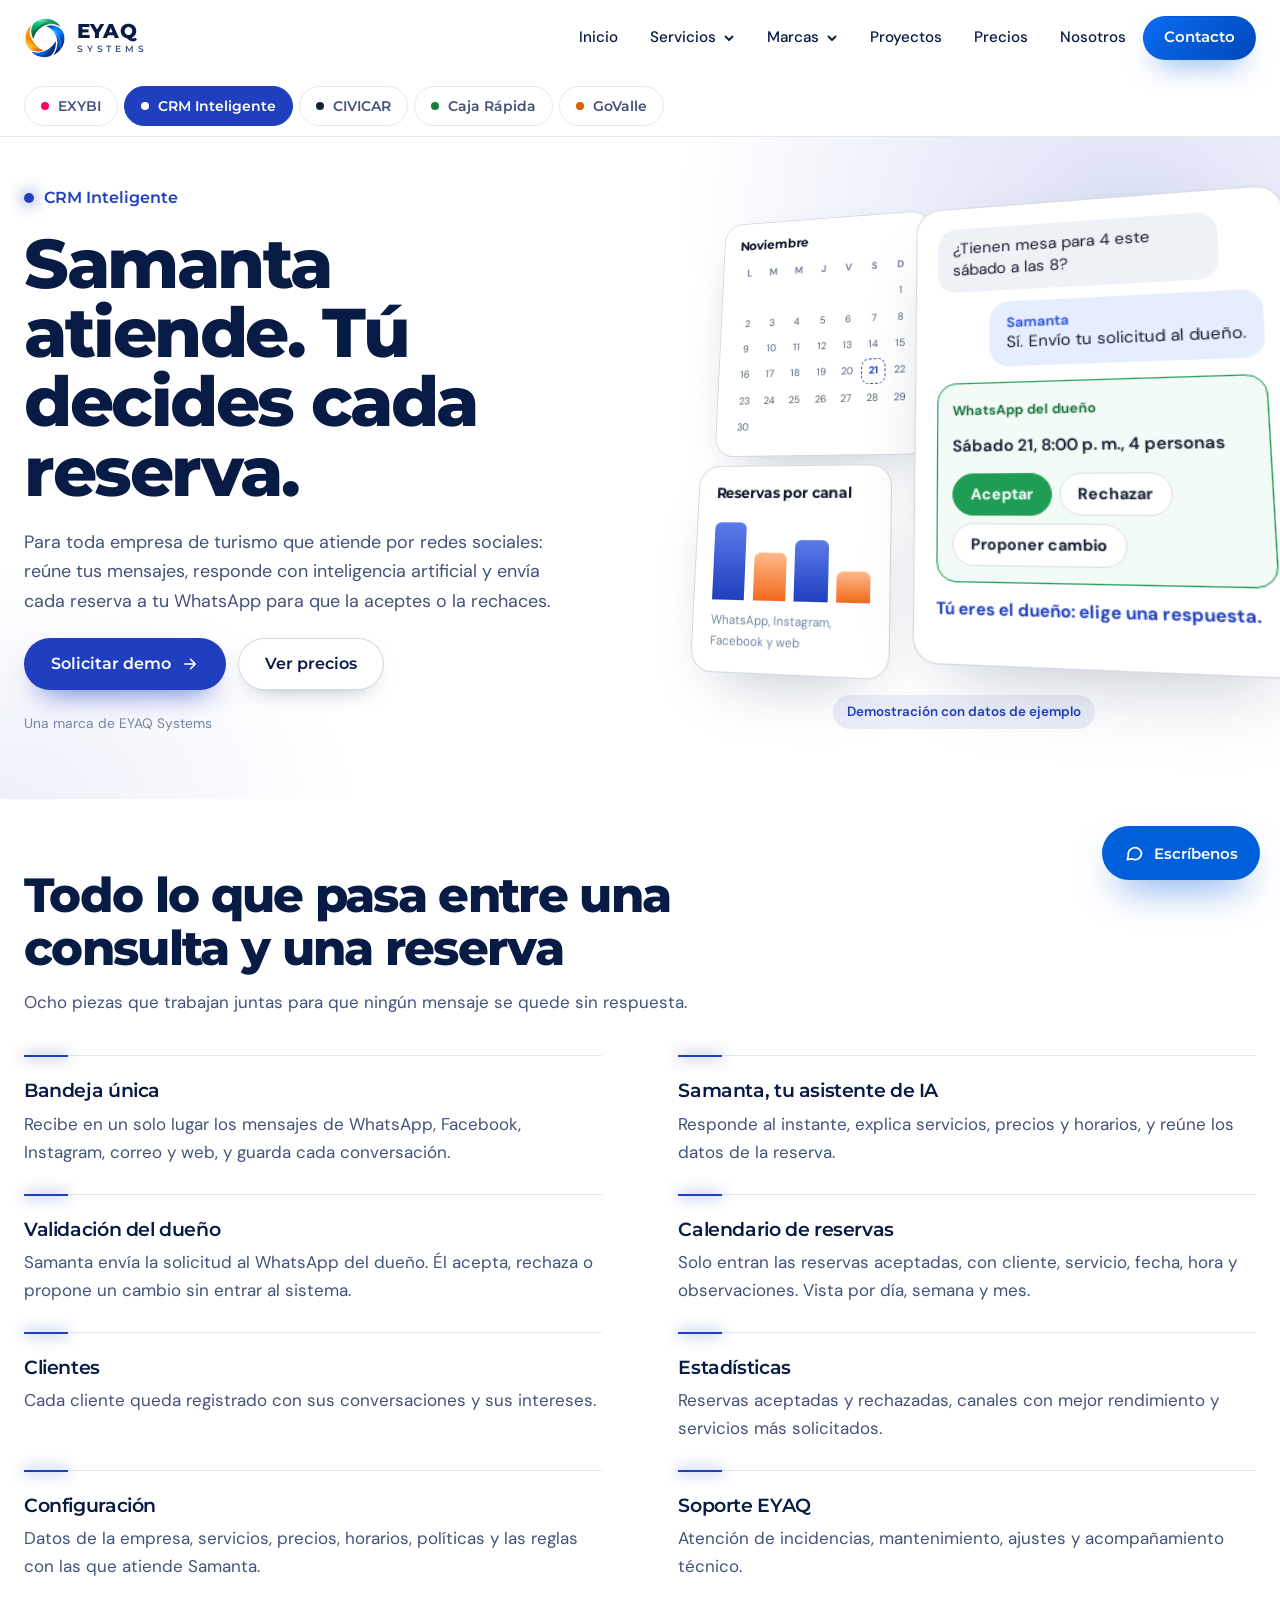
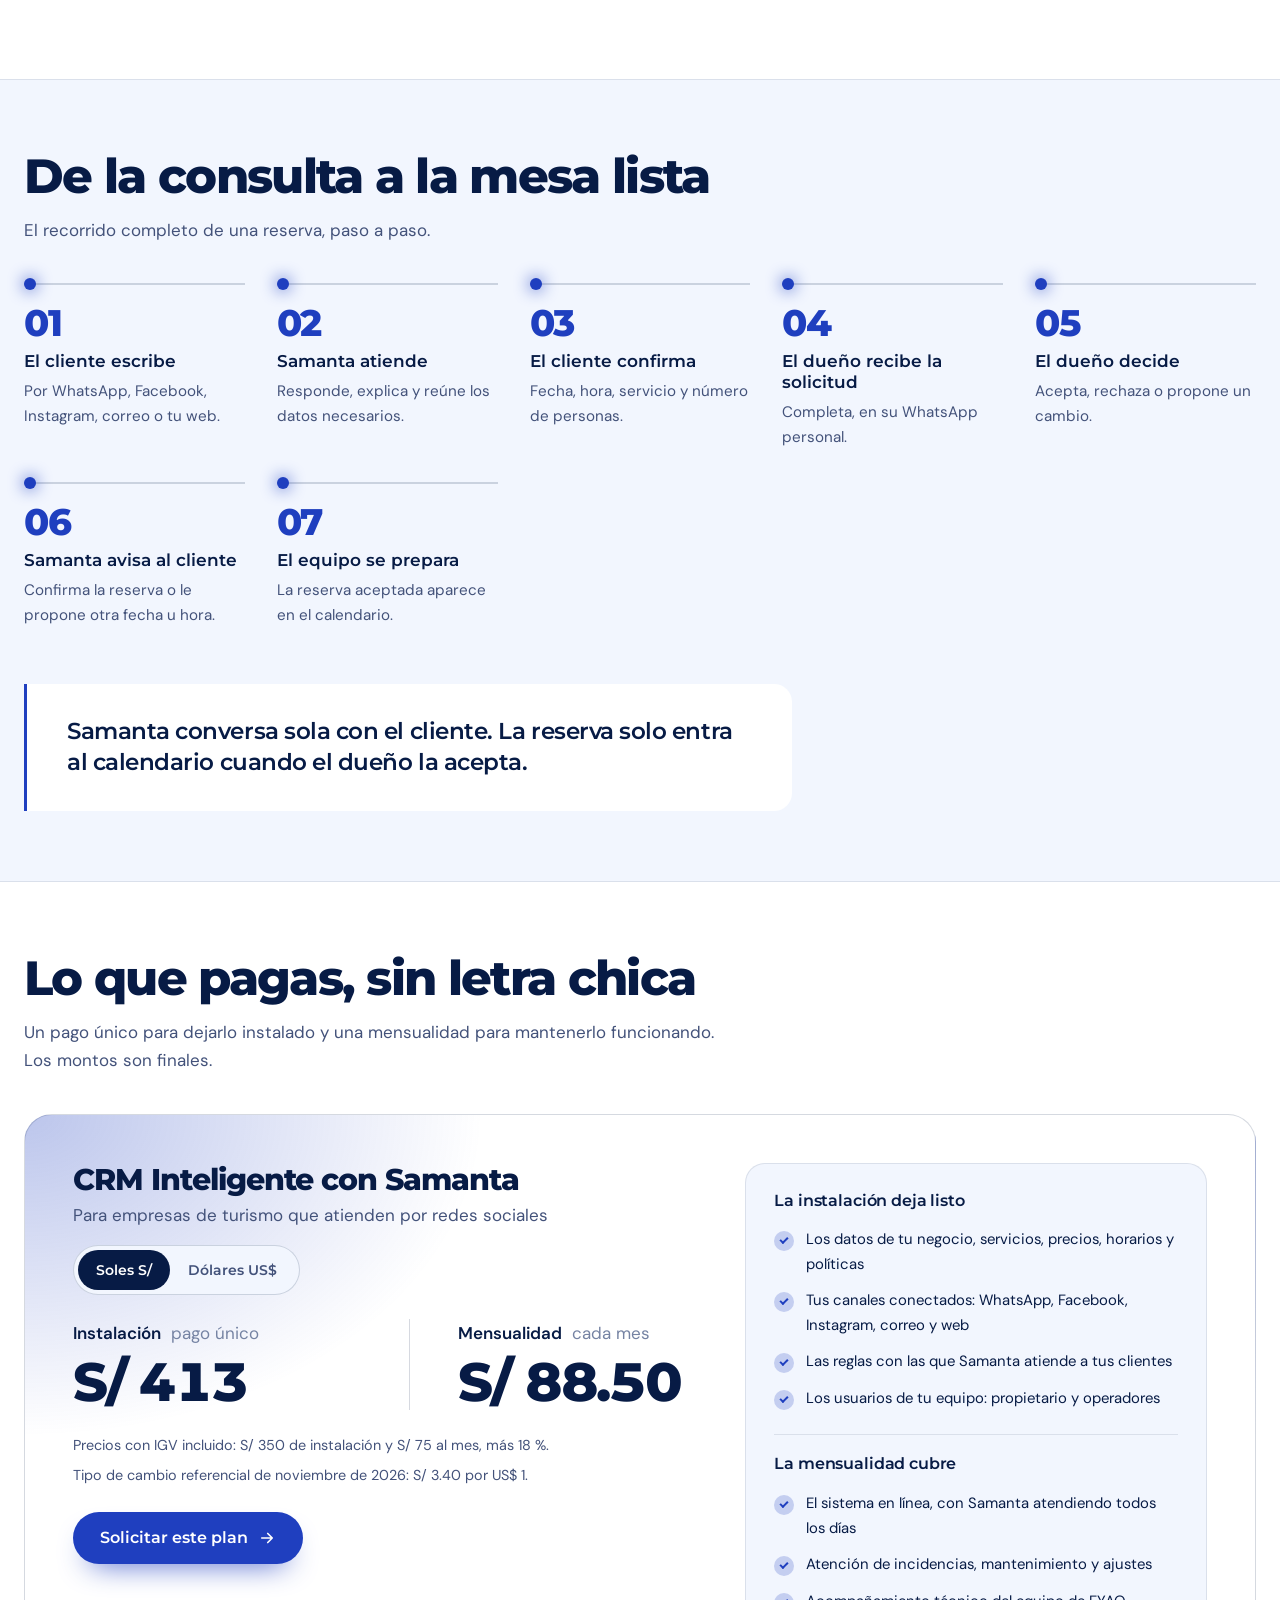
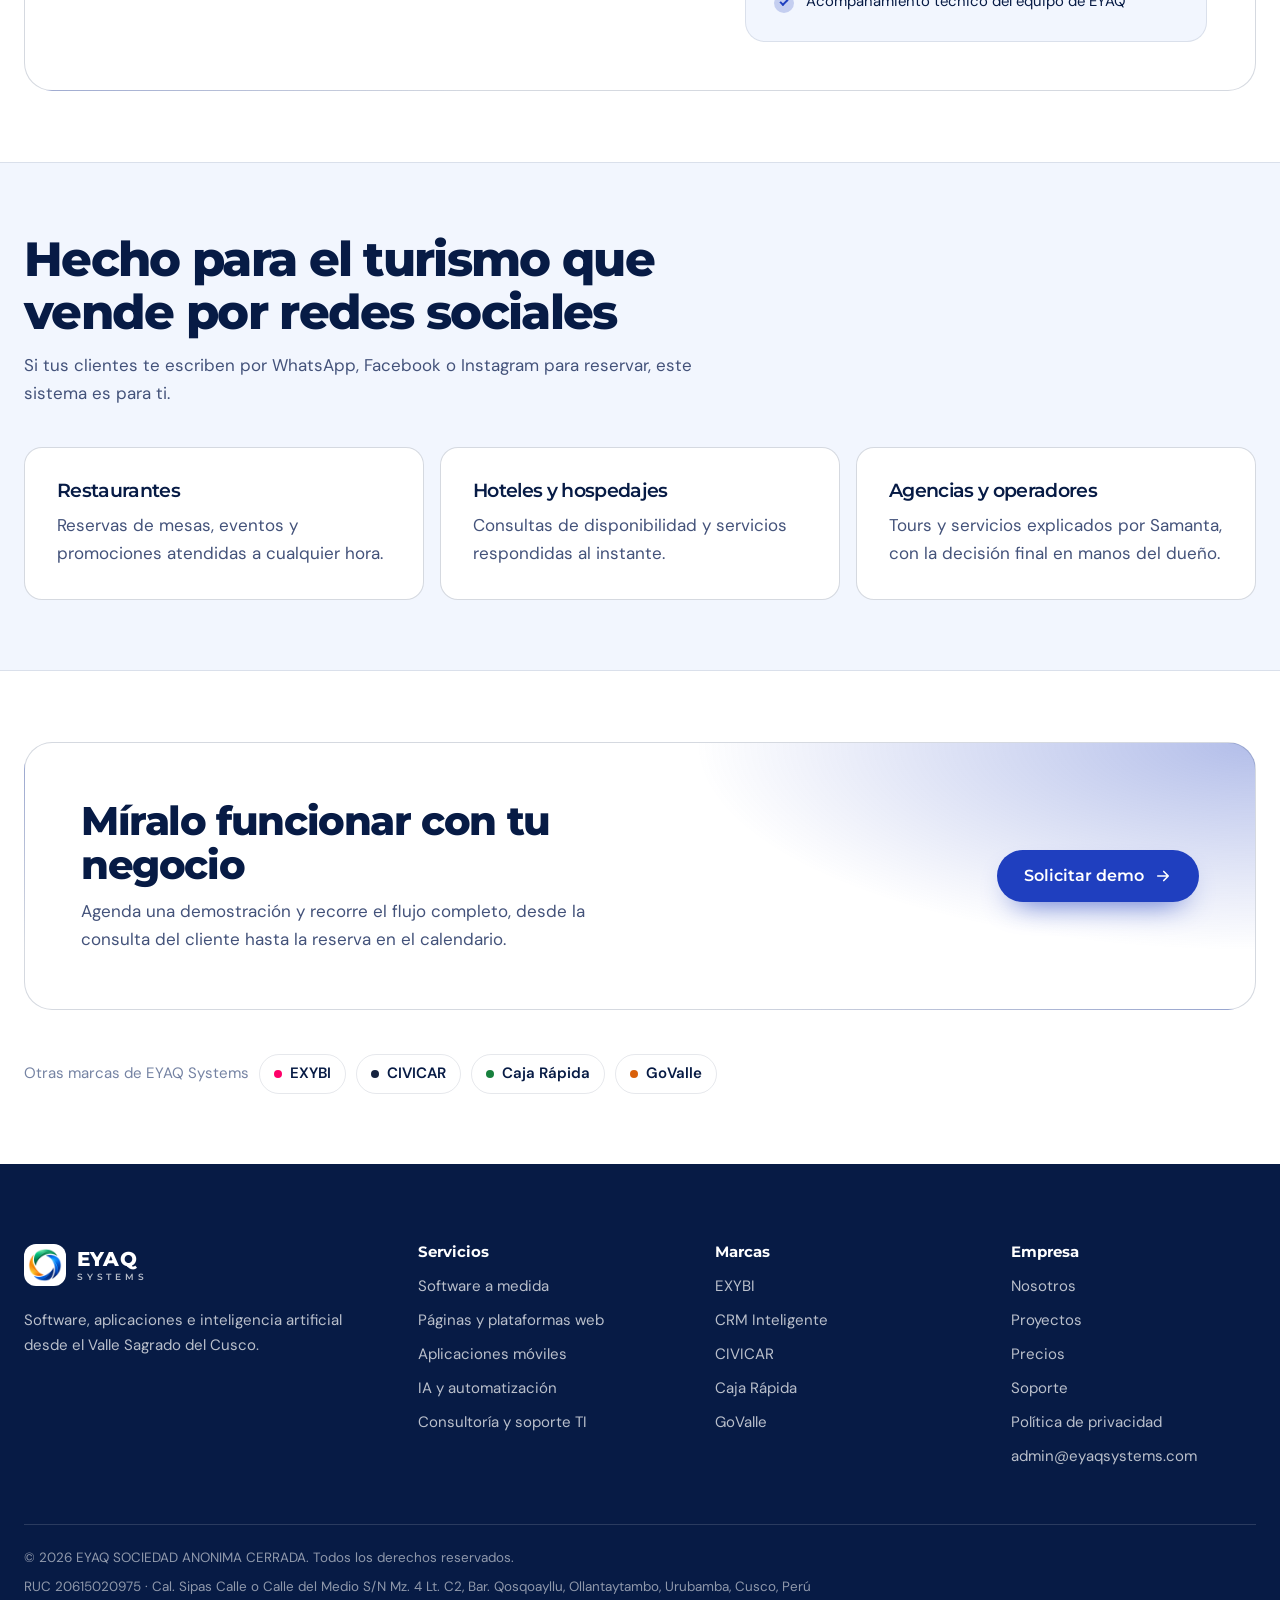
<file: crm.html>
<!DOCTYPE html>
<html lang="es-PE">
<head>
<meta charset="UTF-8">
<meta name="viewport" content="width=device-width, initial-scale=1">
<title>CRM Inteligente con Samanta | EYAQ Systems</title>
<meta name="description" content="CRM con inteligencia artificial para empresas de turismo que atienden por redes sociales. Samanta responde a tus clientes y tú aceptas cada reserva desde WhatsApp. Desde S/ 88.50 al mes.">
<meta name="theme-color" content="#FFFFFF">
<meta property="og:title" content="CRM Inteligente con Samanta | EYAQ Systems">
<meta property="og:description" content="CRM con inteligencia artificial para empresas de turismo que atienden por redes sociales. Samanta responde a tus clientes y tú aceptas cada reserva desde WhatsApp. Desde S/ 88.50 al mes.">
<meta property="og:type" content="website">
<meta property="og:url" content="https://eyaqsystems.com/crm">
<meta property="og:image" content="https://eyaqsystems.com/img/og-eyaq.jpg">
<meta name="twitter:card" content="summary_large_image">
<link rel="icon" href="favicon.ico" sizes="32x32">
<link rel="icon" type="image/png" href="img/favicon-48.png" sizes="48x48">
<link rel="apple-touch-icon" href="img/apple-touch-icon.png">
<link rel="preconnect" href="https://fonts.googleapis.com">
<link rel="preconnect" href="https://fonts.gstatic.com" crossorigin>
<link href="https://fonts.googleapis.com/css2?family=DM+Sans:wght@400;500;600;700&family=Montserrat:wght@600;700;800&display=swap" rel="stylesheet">
<link rel="stylesheet" href="css/eyaq.css">
<link rel="stylesheet" href="css/escenas.css">
<script>document.documentElement.classList.add('js');</script>
</head>
<body data-marca="crm">
<a class="skip-link" href="#contenido">Saltar al contenido</a>
<div class="scroll-meter" aria-hidden="true"></div>

<header class="site-header">
  <div class="container nav">
    <a class="brand" href="index.html" aria-label="EYAQ Systems, inicio">
      <img src="img/eyaq-simbolo.png" alt="" width="40" height="40">
      <span class="brand-text"><b>EYAQ</b><span>Systems</span></span>
    </a>
    <button class="nav-toggle" type="button" aria-label="Abrir menú" aria-expanded="false" aria-controls="menu"><span></span></button>
    <ul class="nav-links" id="menu">
      <li><a class="nav-link" href="index.html">Inicio</a></li>
      <li class="has-menu">
        <button class="nav-link" type="button" aria-expanded="false" aria-controls="menu-servicios">Servicios<svg viewBox="0 0 12 12" fill="none" stroke="currentColor" stroke-width="1.8" stroke-linecap="round" stroke-linejoin="round" aria-hidden="true"><path d="m2.5 4.5 3.5 3.5 3.5-3.5"/></svg></button>
        <div class="menu" id="menu-servicios">
          <a href="index.html#servicio-software" style="--dot:#005FDA"><i></i><b>Software a medida</b><span>Sistemas hechos para tu forma de trabajar</span></a>
          <a href="index.html#servicio-web" style="--dot:#0C9F63"><i></i><b>Páginas y plataformas web</b><span>Sitios, tiendas y plataformas en línea</span></a>
          <a href="index.html#servicio-apps" style="--dot:#F57E06"><i></i><b>Aplicaciones móviles</b><span>Apps para Android y iOS</span></a>
          <a href="index.html#servicio-ia" style="--dot:#005FDA"><i></i><b>IA y automatización</b><span>Asistentes y procesos que trabajan solos</span></a>
          <a href="index.html#servicio-ti" style="--dot:#0C9F63"><i></i><b>Consultoría y soporte TI</b><span>Diagnóstico, soporte y acompañamiento</span></a>
        </div>
      </li>
      <li class="has-menu">
        <button class="nav-link" type="button" aria-expanded="false" aria-controls="menu-marcas">Marcas<svg viewBox="0 0 12 12" fill="none" stroke="currentColor" stroke-width="1.8" stroke-linecap="round" stroke-linejoin="round" aria-hidden="true"><path d="m2.5 4.5 3.5 3.5 3.5-3.5"/></svg></button>
        <div class="menu" id="menu-marcas">
          <a href="exybi.html" style="--dot:#FF0069"><i></i><b>EXYBI</b><span>La vitrina digital del Perú</span></a>
          <a href="crm.html" style="--dot:#1F3FBF"><i></i><b>CRM Inteligente</b><span>Samanta atiende y tú decides cada reserva</span></a>
          <a href="civicar.html" style="--dot:#16233F"><i></i><b>CIVICAR</b><span>Consulta vehicular desde tu celular</span></a>
          <a href="caja-rapida.html" style="--dot:#17803D"><i></i><b>Caja Rápida</b><span>Caja y almacén para markets</span></a>
          <a href="govalle.html" style="--dot:#D9600A"><i></i><b>GoValle</b><span>Delivery para el Valle Sagrado</span></a>
        </div>
      </li>
      <li><a class="nav-link" href="index.html#proyectos">Proyectos</a></li>
      <li><a class="nav-link" href="index.html#precios">Precios</a></li>
      <li><a class="nav-link" href="index.html#nosotros">Nosotros</a></li>
      <li><a class="btn btn-primary btn-sm" href="index.html#contacto">Contacto</a></li>
    </ul>
  </div>
</header>

<nav class="marcas-bar" aria-label="Marcas de EYAQ Systems">
  <div class="container">
    <a href="exybi.html" style="--dot:#FF0069"><i></i>EXYBI</a>
    <a href="crm.html" style="--dot:#1F3FBF" aria-current="page"><i></i>CRM Inteligente</a>
    <a href="civicar.html" style="--dot:#16233F"><i></i>CIVICAR</a>
    <a href="caja-rapida.html" style="--dot:#17803D"><i></i>Caja Rápida</a>
    <a href="govalle.html" style="--dot:#D9600A"><i></i>GoValle</a>
  </div>
</nav>

<main id="contenido">

  <section class="marca-hero">
    <div class="container">
      <div class="marca-copy">
        <span class="marca-name">CRM Inteligente</span>
        <h1>Samanta atiende. Tú decides cada reserva.</h1>
        <p class="marca-lead">Para toda empresa de turismo que atiende por redes sociales: reúne tus mensajes, responde con inteligencia artificial y envía cada reserva a tu WhatsApp para que la aceptes o la rechaces.</p>
        <div class="marca-actions">
          <a class="btn btn-hue" href="mailto:admin@eyaqsystems.com?subject=Quiero%20una%20demo%20del%20CRM%20Inteligente">Solicitar demo<svg viewBox="0 0 24 24" fill="none" stroke="currentColor" stroke-width="2.2" stroke-linecap="round" stroke-linejoin="round" aria-hidden="true"><path d="M5 12h14M13 6l6 6-6 6"/></svg></a>
          <a class="btn btn-line" href="#precios">Ver precios</a>
        </div>
        <p class="marca-parent">Una marca de EYAQ Systems</p>
      </div>
      <div class="scene" data-stage>
        <div class="desk" data-tilt="14">
          <div class="pane pane-calendar" style="--z:0rem"><h4>Noviembre</h4><div class="days"><span class="head">L</span><span class="head">M</span><span class="head">M</span><span class="head">J</span><span class="head">V</span><span class="head">S</span><span class="head">D</span><span></span><span></span><span></span><span></span><span></span><span></span><span>1</span><span>2</span><span>3</span><span>4</span><span>5</span><span>6</span><span>7</span><span>8</span><span>9</span><span>10</span><span>11</span><span>12</span><span>13</span><span>14</span><span>15</span><span>16</span><span>17</span><span>18</span><span>19</span><span>20</span><span class="target">21</span><span>22</span><span>23</span><span>24</span><span>25</span><span>26</span><span>27</span><span>28</span><span>29</span><span>30</span></div></div>
          <div class="pane pane-stats" style="--z:3rem"><h4>Reservas por canal</h4><div class="bars"><i style="--v:90%"></i><i style="--v:55%"></i><i style="--v:70%"></i><i style="--v:35%"></i></div><p>WhatsApp, Instagram, Facebook y web</p></div>
          <div class="pane pane-chat" style="--z:6rem">
            <p class="bubble in">¿Tienen mesa para 4 este sábado a las 8?</p>
            <p class="bubble out"><b>Samanta</b>Sí. Envío tu solicitud al dueño.</p>
            <div class="owner-card">
              <small>WhatsApp del dueño</small>
              <p>Sábado 21, 8:00 p. m., 4 personas</p>
              <div class="owner-actions"><button type="button" data-decision="aceptar" aria-pressed="false">Aceptar</button><button type="button" data-decision="rechazar" aria-pressed="false">Rechazar</button><button type="button" data-decision="cambio" aria-pressed="false">Proponer cambio</button></div>
            </div>
            <p class="decision" aria-live="polite">Tú eres el dueño: elige una respuesta.</p>
          </div>
        </div>
        <p class="demo-note">Demostración con datos de ejemplo</p>
      </div>
    </div>
  </section>

  <section class="marca-section" id="que-hace">
    <div class="container">
      <div class="marca-head reveal">
        <h2>Todo lo que pasa entre una consulta y una reserva</h2>
        <p>Ocho piezas que trabajan juntas para que ningún mensaje se quede sin respuesta.</p>
      </div>
      <div class="modulos">
        <div class="modulo reveal"><h3>Bandeja única</h3><p>Recibe en un solo lugar los mensajes de WhatsApp, Facebook, Instagram, correo y web, y guarda cada conversación.</p></div>
        <div class="modulo reveal"><h3>Samanta, tu asistente de IA</h3><p>Responde al instante, explica servicios, precios y horarios, y reúne los datos de la reserva.</p></div>
        <div class="modulo reveal"><h3>Validación del dueño</h3><p>Samanta envía la solicitud al WhatsApp del dueño. Él acepta, rechaza o propone un cambio sin entrar al sistema.</p></div>
        <div class="modulo reveal"><h3>Calendario de reservas</h3><p>Solo entran las reservas aceptadas, con cliente, servicio, fecha, hora y observaciones. Vista por día, semana y mes.</p></div>
        <div class="modulo reveal"><h3>Clientes</h3><p>Cada cliente queda registrado con sus conversaciones y sus intereses.</p></div>
        <div class="modulo reveal"><h3>Estadísticas</h3><p>Reservas aceptadas y rechazadas, canales con mejor rendimiento y servicios más solicitados.</p></div>
        <div class="modulo reveal"><h3>Configuración</h3><p>Datos de la empresa, servicios, precios, horarios, políticas y las reglas con las que atiende Samanta.</p></div>
        <div class="modulo reveal"><h3>Soporte EYAQ</h3><p>Atención de incidencias, mantenimiento, ajustes y acompañamiento técnico.</p></div>
      </div>
    </div>
  </section>

  <section class="marca-section tinte" id="como">
    <div class="container">
      <div class="marca-head reveal">
        <h2>De la consulta a la mesa lista</h2>
        <p>El recorrido completo de una reserva, paso a paso.</p>
      </div>
      <ol class="pasos reveal">
        <li><b>El cliente escribe</b><span>Por WhatsApp, Facebook, Instagram, correo o tu web.</span></li>
        <li><b>Samanta atiende</b><span>Responde, explica y reúne los datos necesarios.</span></li>
        <li><b>El cliente confirma</b><span>Fecha, hora, servicio y número de personas.</span></li>
        <li><b>El dueño recibe la solicitud</b><span>Completa, en su WhatsApp personal.</span></li>
        <li><b>El dueño decide</b><span>Acepta, rechaza o propone un cambio.</span></li>
        <li><b>Samanta avisa al cliente</b><span>Confirma la reserva o le propone otra fecha u hora.</span></li>
        <li><b>El equipo se prepara</b><span>La reserva aceptada aparece en el calendario.</span></li>
      </ol>
      <p class="regla reveal">Samanta conversa sola con el cliente. La reserva solo entra al calendario cuando el dueño la acepta.</p>
    </div>
  </section>

  <section class="marca-section" id="precios" data-tipo-cambio="3.40">
    <div class="container">
      <div class="marca-head reveal">
        <h2>Lo que pagas, sin letra chica</h2>
        <p>Un pago único para dejarlo instalado y una mensualidad para mantenerlo funcionando. Los montos son finales.</p>
      </div>

      <article class="plan-crm reveal" aria-labelledby="plan-crm-titulo">
        <div class="plan-main">
          <div class="plan-top">
            <div>
              <h3 id="plan-crm-titulo">CRM Inteligente con Samanta</h3>
              <p>Para empresas de turismo que atienden por redes sociales</p>
            </div>
            <div class="currency-switch" role="group" aria-label="Moneda de los precios">
              <button type="button" data-currency="PEN" aria-pressed="true">Soles S/</button>
              <button type="button" data-currency="USD" aria-pressed="false">Dólares US$</button>
            </div>
          </div>

          <div class="price-pair">
            <div class="price" data-soles="413">
              <span class="price-label">Instalación <em>pago único</em></span>
              <span class="amount" data-amount>S/ 413</span>
              <span class="amount amount-equivalent" data-amount-soles hidden>S/ 413</span>
            </div>
            <div class="price" data-soles="88.5">
              <span class="price-label">Mensualidad <em>cada mes</em></span>
              <span class="amount" data-amount>S/ 88.50</span>
              <span class="amount amount-equivalent" data-amount-soles hidden>S/ 88.50</span>
            </div>
          </div>

          <p class="plan-note">Precios con IGV incluido: S/ 350 de instalación y S/ 75 al mes, más 18 %.</p>
          <p class="plan-note">Tipo de cambio referencial de noviembre de 2026: S/ 3.40 por US$ 1.</p>

          <a class="btn btn-hue" href="mailto:admin@eyaqsystems.com?subject=Quiero%20una%20demo%20del%20CRM%20Inteligente">Solicitar este plan<svg viewBox="0 0 24 24" fill="none" stroke="currentColor" stroke-width="2.2" stroke-linecap="round" stroke-linejoin="round" aria-hidden="true"><path d="M5 12h14M13 6l6 6-6 6"/></svg></a>
        </div>

        <div class="plan-includes">
          <h4>La instalación deja listo</h4>
          <ul class="ticks"><li>Los datos de tu negocio, servicios, precios, horarios y políticas</li><li>Tus canales conectados: WhatsApp, Facebook, Instagram, correo y web</li><li>Las reglas con las que Samanta atiende a tus clientes</li><li>Los usuarios de tu equipo: propietario y operadores</li></ul>
          <h4>La mensualidad cubre</h4>
          <ul class="ticks"><li>El sistema en línea, con Samanta atendiendo todos los días</li><li>Atención de incidencias, mantenimiento y ajustes</li><li>Acompañamiento técnico del equipo de EYAQ</li></ul>
        </div>
      </article>
    </div>
  </section>

  <section class="marca-section tinte" id="para-quien">
    <div class="container">
      <div class="marca-head reveal">
        <h2>Hecho para el turismo que vende por redes sociales</h2>
        <p>Si tus clientes te escriben por WhatsApp, Facebook o Instagram para reservar, este sistema es para ti.</p>
      </div>
      <div class="publico reveal">
        <div><h3>Restaurantes</h3><p>Reservas de mesas, eventos y promociones atendidas a cualquier hora.</p></div>
        <div><h3>Hoteles y hospedajes</h3><p>Consultas de disponibilidad y servicios respondidas al instante.</p></div>
        <div><h3>Agencias y operadores</h3><p>Tours y servicios explicados por Samanta, con la decisión final en manos del dueño.</p></div>
      </div>
    </div>
  </section>

  <section class="marca-section">
    <div class="container">
      <div class="marca-cta reveal">
        <div>
          <h2>Míralo funcionar con tu negocio</h2>
          <p>Agenda una demostración y recorre el flujo completo, desde la consulta del cliente hasta la reserva en el calendario.</p>
        </div>
        <a class="btn btn-hue" href="mailto:admin@eyaqsystems.com?subject=Quiero%20una%20demo%20del%20CRM%20Inteligente">Solicitar demo<svg viewBox="0 0 24 24" fill="none" stroke="currentColor" stroke-width="2.2" stroke-linecap="round" stroke-linejoin="round" aria-hidden="true"><path d="M5 12h14M13 6l6 6-6 6"/></svg></a>
      </div>
      <div class="otras"><span>Otras marcas de EYAQ Systems</span><a href="exybi.html" style="--dot:#FF0069"><i></i>EXYBI</a><a href="civicar.html" style="--dot:#16233F"><i></i>CIVICAR</a><a href="caja-rapida.html" style="--dot:#17803D"><i></i>Caja Rápida</a><a href="govalle.html" style="--dot:#D9600A"><i></i>GoValle</a></div>
    </div>
  </section>

</main>

<footer class="site-footer">
  <div class="container">
    <div class="footer-grid">
      <div>
        <a class="brand" href="index.html" aria-label="EYAQ Systems, inicio">
          <img src="img/eyaq-simbolo.png" alt="" width="40" height="40">
          <span class="brand-text"><b>EYAQ</b><span>Systems</span></span>
        </a>
        <p>Software, aplicaciones e inteligencia artificial desde el Valle Sagrado del Cusco.</p>
      </div>
      <div>
        <h4>Servicios</h4>
        <ul>
          <li><a href="index.html#servicio-software">Software a medida</a></li>
          <li><a href="index.html#servicio-web">Páginas y plataformas web</a></li>
          <li><a href="index.html#servicio-apps">Aplicaciones móviles</a></li>
          <li><a href="index.html#servicio-ia">IA y automatización</a></li>
          <li><a href="index.html#servicio-ti">Consultoría y soporte TI</a></li>
        </ul>
      </div>
      <div>
        <h4>Marcas</h4>
        <ul>
          <li><a href="exybi.html">EXYBI</a></li>
          <li><a href="crm.html">CRM Inteligente</a></li>
          <li><a href="civicar.html">CIVICAR</a></li>
          <li><a href="caja-rapida.html">Caja Rápida</a></li>
          <li><a href="govalle.html">GoValle</a></li>
        </ul>
      </div>
      <div>
        <h4>Empresa</h4>
        <ul>
          <li><a href="index.html#nosotros">Nosotros</a></li>
          <li><a href="index.html#proyectos">Proyectos</a></li>
          <li><a href="index.html#precios">Precios</a></li>
          <li><a href="support.html">Soporte</a></li>
          <li><a href="privacy.html">Política de privacidad</a></li>
          <li><a href="mailto:admin@eyaqsystems.com">admin@eyaqsystems.com</a></li>
        </ul>
      </div>
    </div>
    <div class="footer-bottom">
      <span>© <span data-year>2026</span> EYAQ SOCIEDAD ANONIMA CERRADA. Todos los derechos reservados.</span>
      <span>RUC 20615020975 · Cal. Sipas Calle o Calle del Medio S/N Mz. 4 Lt. C2, Bar. Qosqoayllu, Ollantaytambo, Urubamba, Cusco, Perú</span>
    </div>
  </div>
</footer>

<a class="float-contact" href="index.html#contacto" aria-label="Ir a contacto"><svg viewBox="0 0 24 24" fill="none" stroke="currentColor" stroke-width="2" stroke-linecap="round" stroke-linejoin="round" aria-hidden="true"><path d="M21 12a8 8 0 0 1-11.8 7L4 20l1.1-4.6A8 8 0 1 1 21 12z"/></svg><span>Escríbenos</span></a>

<script src="js/eyaq.js" defer></script>
<script src="js/escenas.js" defer></script>
</body>
</html>
</file>
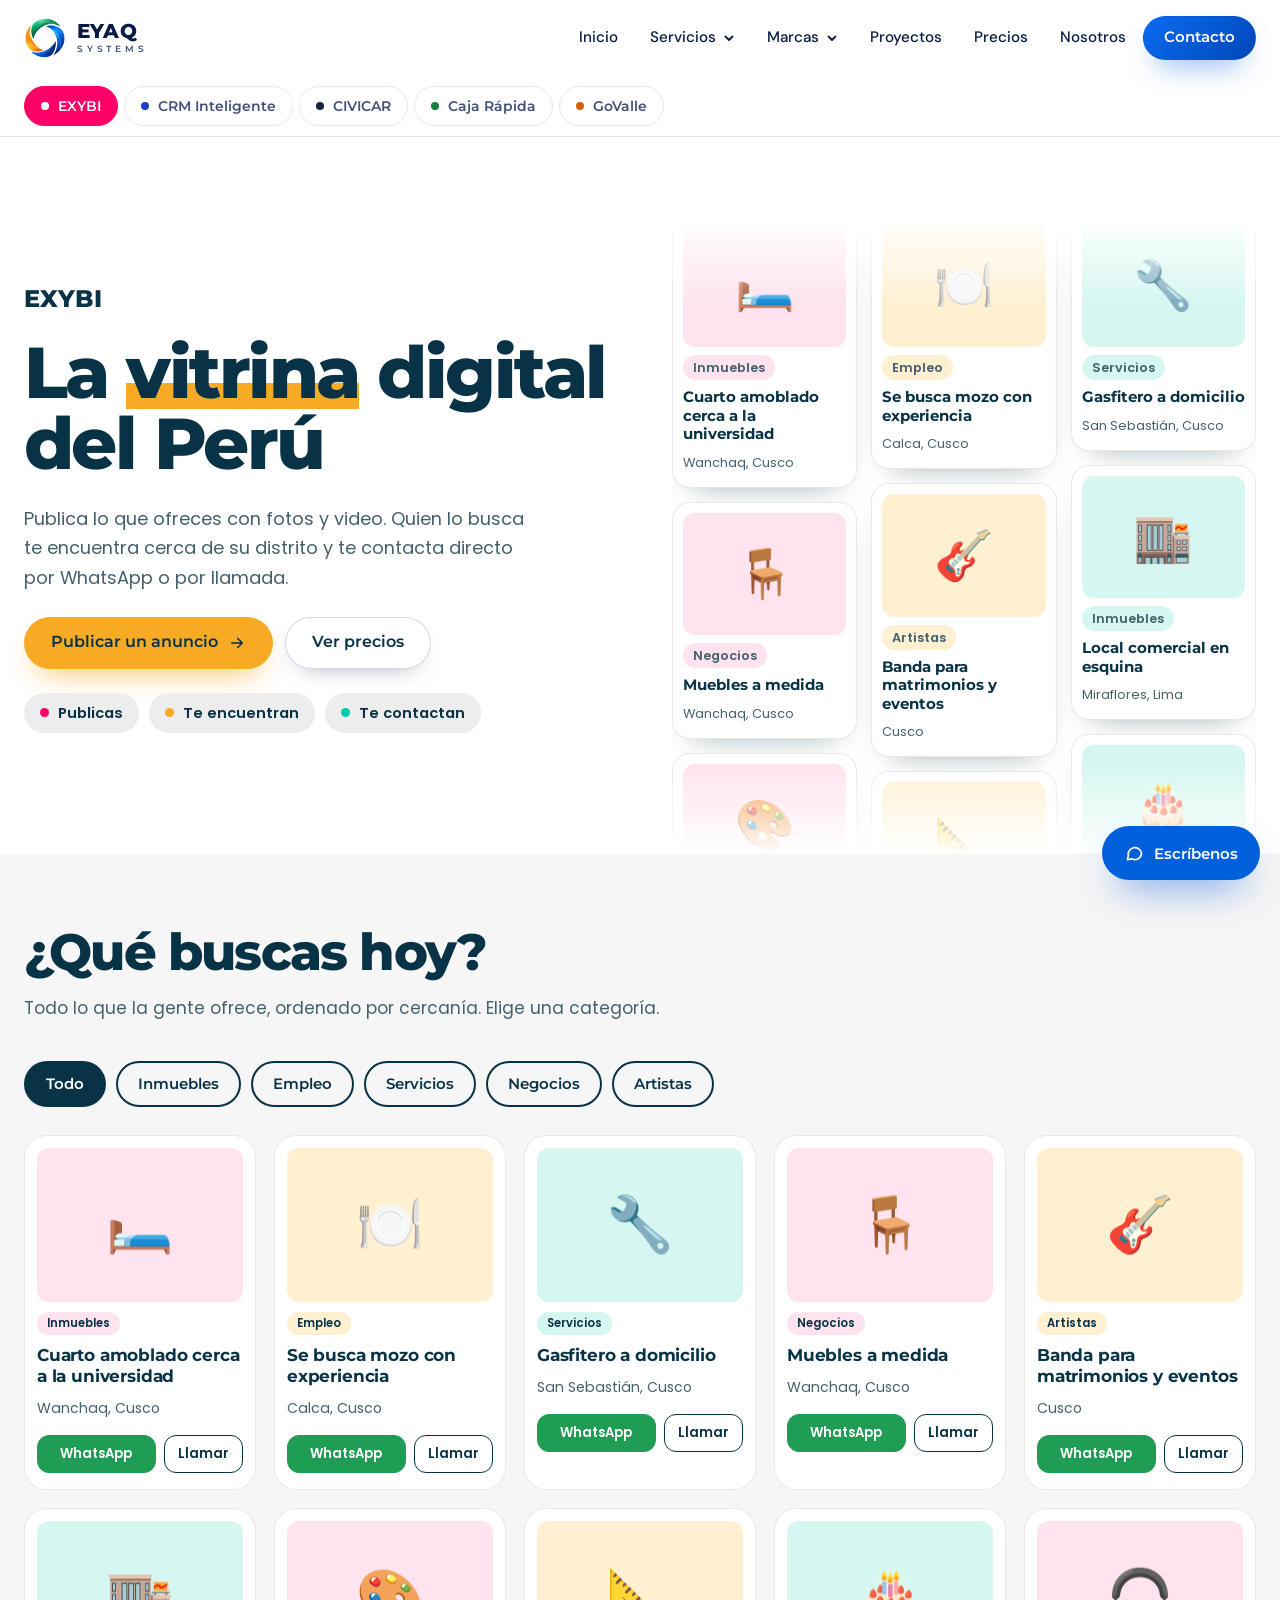
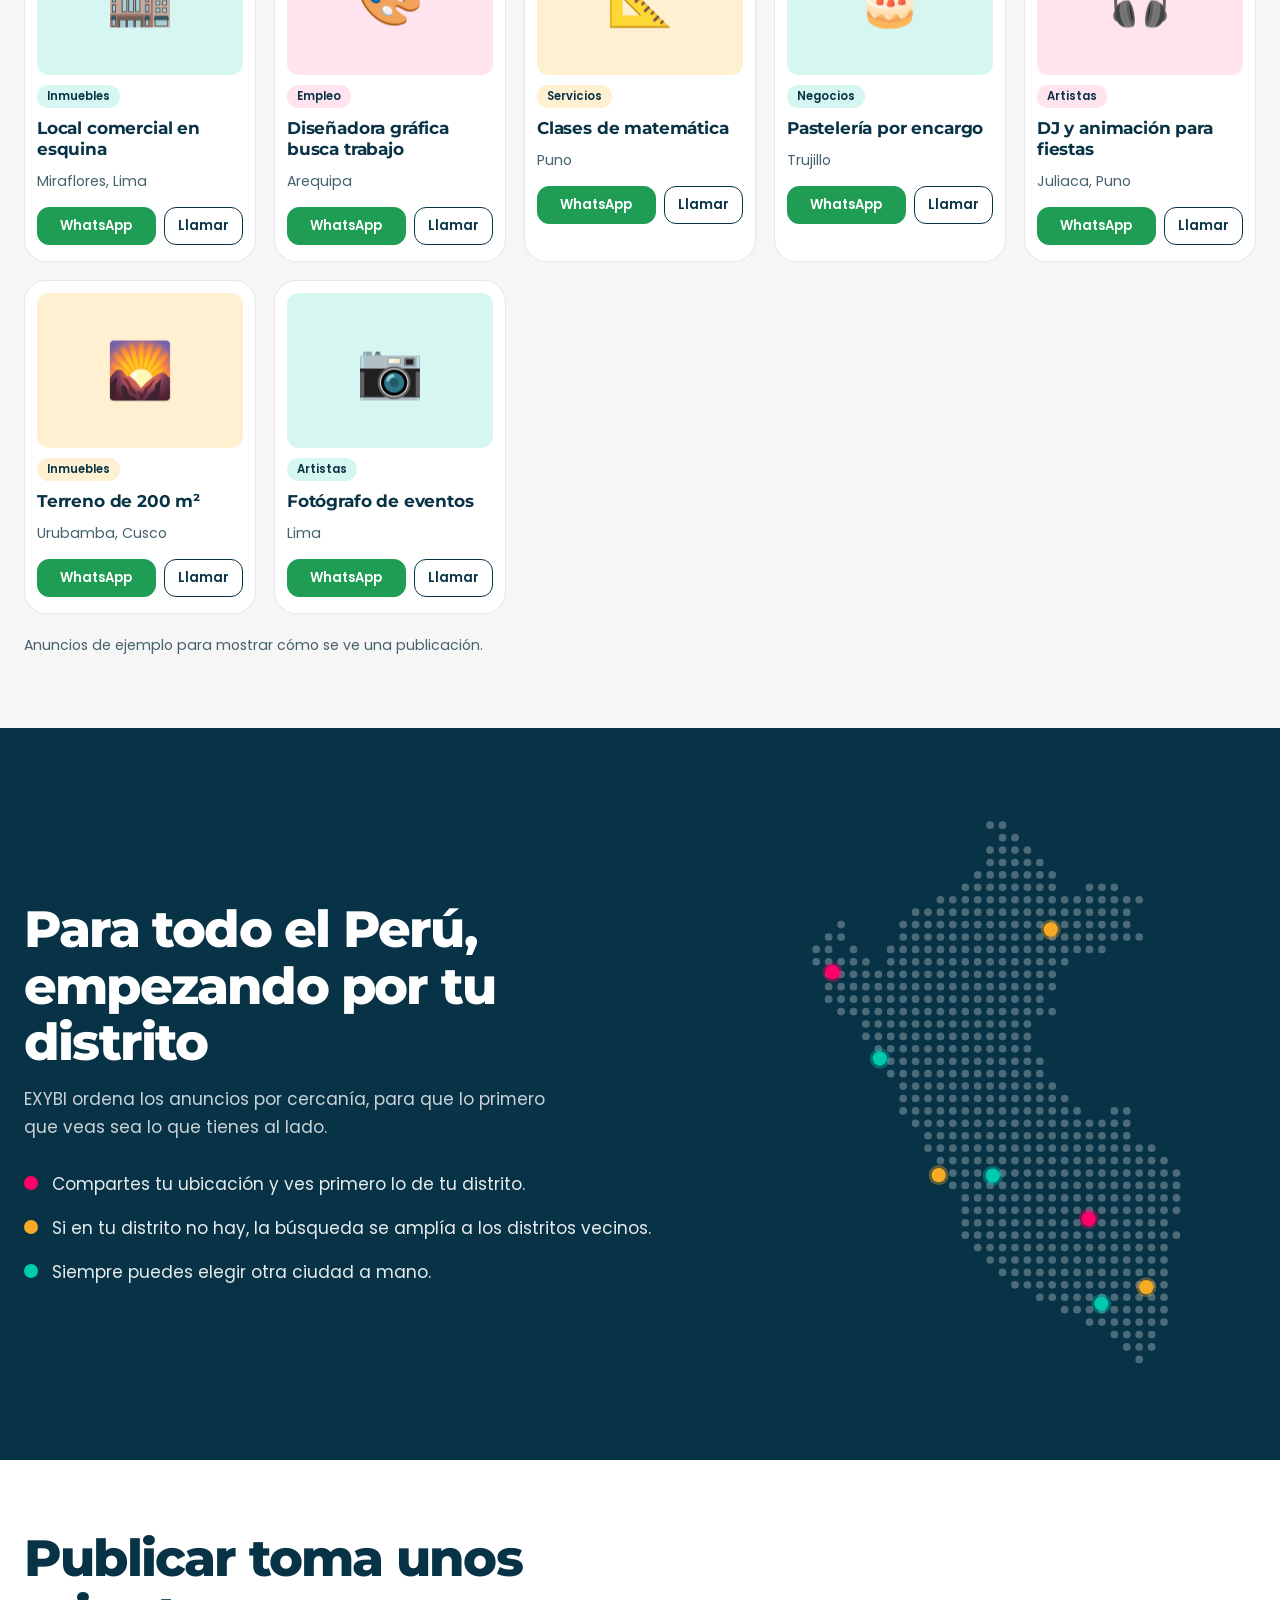
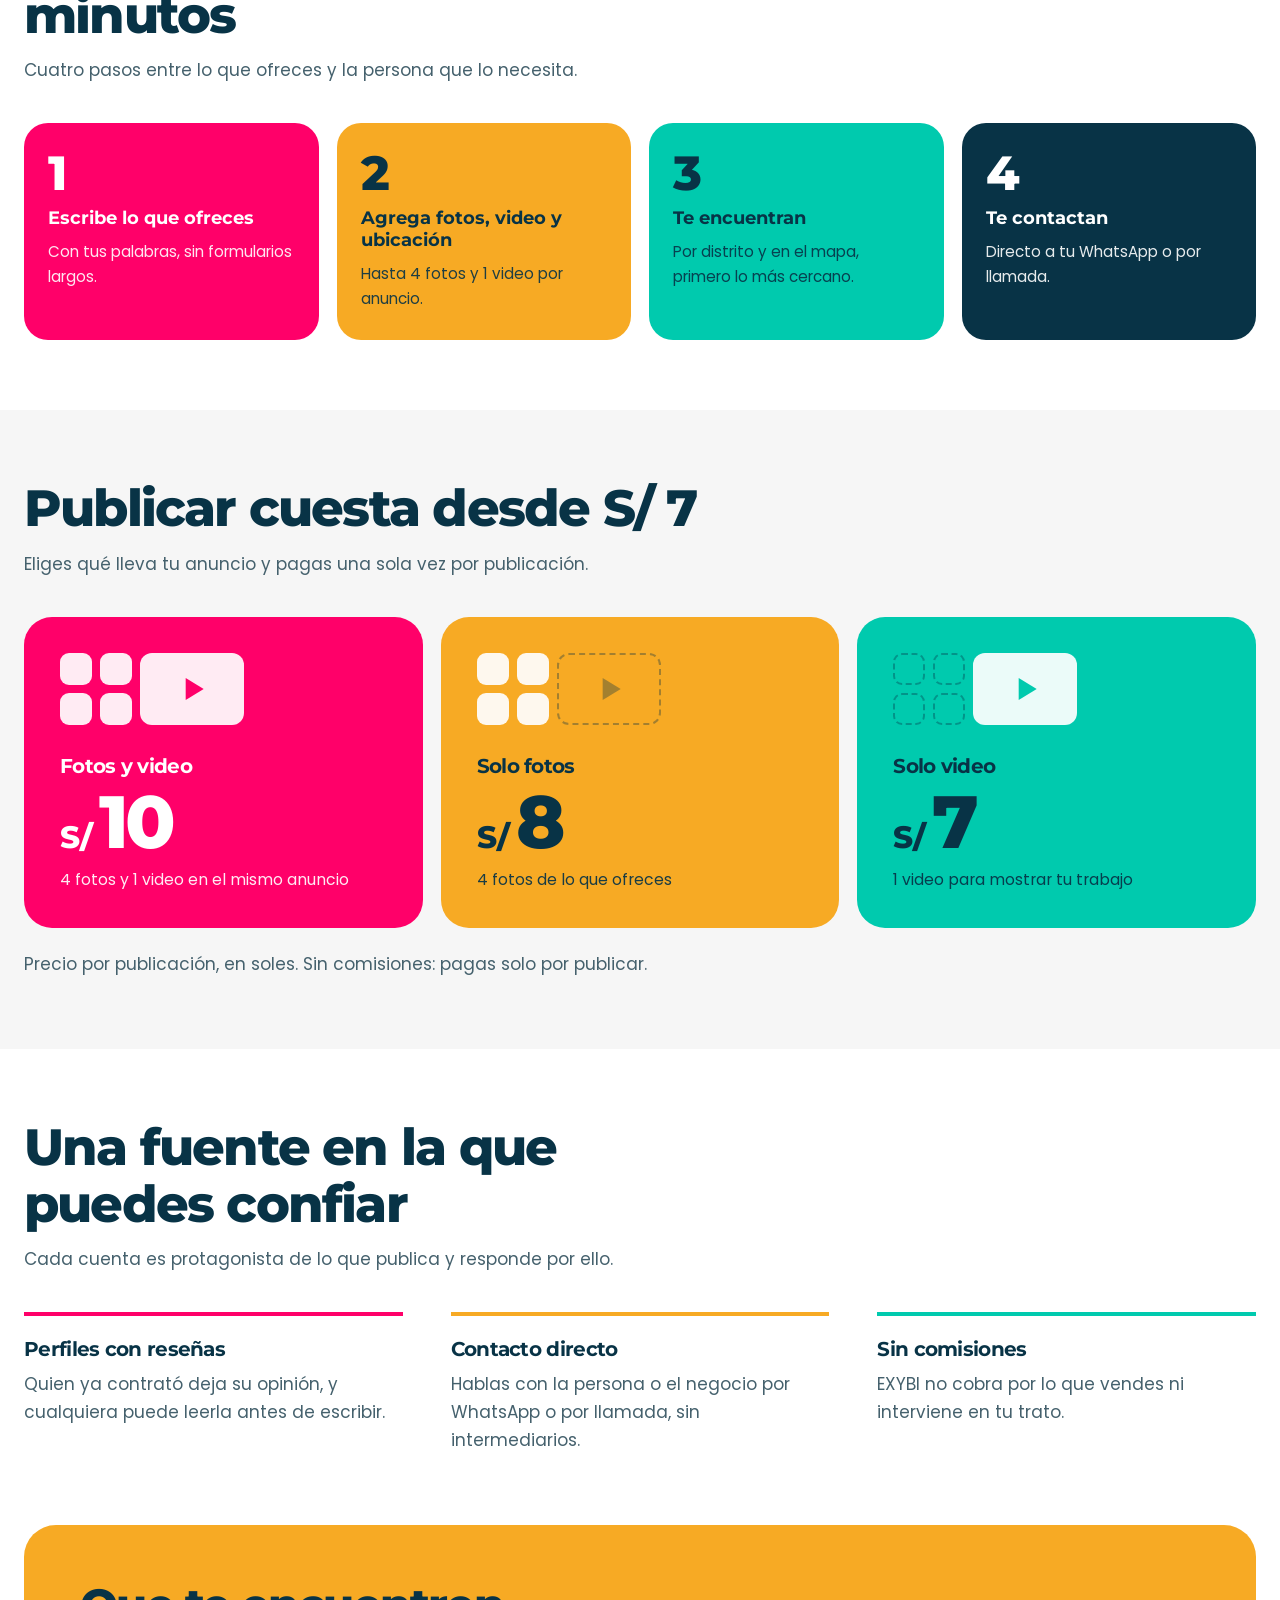
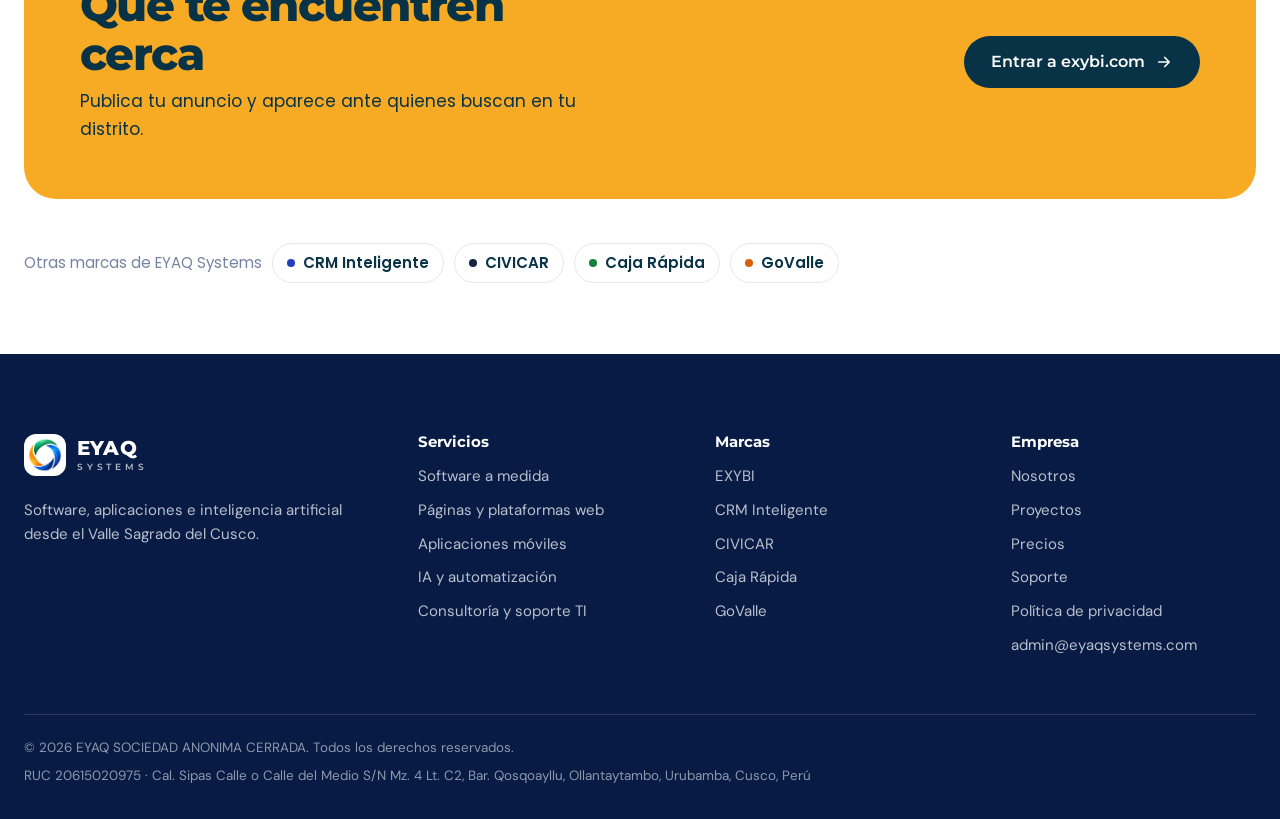
<file: exybi.html>
<!DOCTYPE html>
<html lang="es-PE">
<head>
<meta charset="UTF-8">
<meta name="viewport" content="width=device-width, initial-scale=1">
<title>EXYBI, la vitrina digital del Perú | EYAQ Systems</title>
<meta name="description" content="Publica lo que ofreces con fotos y video y que te encuentren cerca de su distrito. Inmuebles, empleo, servicios, negocios y artistas. Publicar cuesta desde S/ 7.">
<meta name="theme-color" content="#FFFFFF">
<meta property="og:title" content="EXYBI, la vitrina digital del Perú | EYAQ Systems">
<meta property="og:description" content="Publica lo que ofreces con fotos y video y que te encuentren cerca de su distrito. Inmuebles, empleo, servicios, negocios y artistas. Publicar cuesta desde S/ 7.">
<meta property="og:type" content="website">
<meta property="og:url" content="https://eyaqsystems.com/exybi">
<meta property="og:image" content="https://eyaqsystems.com/img/og-eyaq.jpg">
<meta name="twitter:card" content="summary_large_image">
<link rel="icon" href="favicon.ico" sizes="32x32">
<link rel="icon" type="image/png" href="img/favicon-48.png" sizes="48x48">
<link rel="apple-touch-icon" href="img/apple-touch-icon.png">
<link rel="preconnect" href="https://fonts.googleapis.com">
<link rel="preconnect" href="https://fonts.gstatic.com" crossorigin>
<link href="https://fonts.googleapis.com/css2?family=DM+Sans:wght@400;500;600;700&family=Montserrat:wght@600;700;800&family=Poppins:wght@400;500;600&display=swap" rel="stylesheet">
<link rel="stylesheet" href="css/eyaq.css">
<link rel="stylesheet" href="css/exybi.css">
<script>document.documentElement.classList.add('js');</script>
</head>
<body data-marca="exybi">
<a class="skip-link" href="#contenido">Saltar al contenido</a>
<div class="scroll-meter" aria-hidden="true"></div>

<header class="site-header">
  <div class="container nav">
    <a class="brand" href="index.html" aria-label="EYAQ Systems, inicio">
      <img src="img/eyaq-simbolo.png" alt="" width="40" height="40">
      <span class="brand-text"><b>EYAQ</b><span>Systems</span></span>
    </a>
    <button class="nav-toggle" type="button" aria-label="Abrir menú" aria-expanded="false" aria-controls="menu"><span></span></button>
    <ul class="nav-links" id="menu">
      <li><a class="nav-link" href="index.html">Inicio</a></li>
      <li class="has-menu">
        <button class="nav-link" type="button" aria-expanded="false" aria-controls="menu-servicios">Servicios<svg viewBox="0 0 12 12" fill="none" stroke="currentColor" stroke-width="1.8" stroke-linecap="round" stroke-linejoin="round" aria-hidden="true"><path d="m2.5 4.5 3.5 3.5 3.5-3.5"/></svg></button>
        <div class="menu" id="menu-servicios">
          <a href="index.html#servicio-software" style="--dot:#005FDA"><i></i><b>Software a medida</b><span>Sistemas hechos para tu forma de trabajar</span></a>
          <a href="index.html#servicio-web" style="--dot:#0C9F63"><i></i><b>Páginas y plataformas web</b><span>Sitios, tiendas y plataformas en línea</span></a>
          <a href="index.html#servicio-apps" style="--dot:#F57E06"><i></i><b>Aplicaciones móviles</b><span>Apps para Android y iOS</span></a>
          <a href="index.html#servicio-ia" style="--dot:#005FDA"><i></i><b>IA y automatización</b><span>Asistentes y procesos que trabajan solos</span></a>
          <a href="index.html#servicio-ti" style="--dot:#0C9F63"><i></i><b>Consultoría y soporte TI</b><span>Diagnóstico, soporte y acompañamiento</span></a>
        </div>
      </li>
      <li class="has-menu">
        <button class="nav-link" type="button" aria-expanded="false" aria-controls="menu-marcas">Marcas<svg viewBox="0 0 12 12" fill="none" stroke="currentColor" stroke-width="1.8" stroke-linecap="round" stroke-linejoin="round" aria-hidden="true"><path d="m2.5 4.5 3.5 3.5 3.5-3.5"/></svg></button>
        <div class="menu" id="menu-marcas">
          <a href="exybi.html" style="--dot:#FF0069"><i></i><b>EXYBI</b><span>La vitrina digital del Perú</span></a>
          <a href="crm.html" style="--dot:#1F3FBF"><i></i><b>CRM Inteligente</b><span>Samanta atiende y tú decides cada reserva</span></a>
          <a href="civicar.html" style="--dot:#16233F"><i></i><b>CIVICAR</b><span>Consulta vehicular desde tu celular</span></a>
          <a href="caja-rapida.html" style="--dot:#17803D"><i></i><b>Caja Rápida</b><span>Caja y almacén para markets</span></a>
          <a href="govalle.html" style="--dot:#D9600A"><i></i><b>GoValle</b><span>Delivery para el Valle Sagrado</span></a>
        </div>
      </li>
      <li><a class="nav-link" href="index.html#proyectos">Proyectos</a></li>
      <li><a class="nav-link" href="index.html#precios">Precios</a></li>
      <li><a class="nav-link" href="index.html#nosotros">Nosotros</a></li>
      <li><a class="btn btn-primary btn-sm" href="index.html#contacto">Contacto</a></li>
    </ul>
  </div>
</header>

<nav class="marcas-bar" aria-label="Marcas de EYAQ Systems">
  <div class="container">
    <a href="exybi.html" style="--dot:#FF0069" aria-current="page"><i></i>EXYBI</a>
    <a href="crm.html" style="--dot:#1F3FBF"><i></i>CRM Inteligente</a>
    <a href="civicar.html" style="--dot:#16233F"><i></i>CIVICAR</a>
    <a href="caja-rapida.html" style="--dot:#17803D"><i></i>Caja Rápida</a>
    <a href="govalle.html" style="--dot:#D9600A"><i></i>GoValle</a>
  </div>
</nav>

<main id="contenido">

  <section class="ex-hero">
    <div class="container">
      <div class="ex-copy">
        <span class="ex-logo">EXYBI</span>
        <h1>La <mark>vitrina</mark> digital del Perú</h1>
        <p class="ex-lead">Publica lo que ofreces con fotos y video. Quien lo busca te encuentra cerca de su distrito y te contacta directo por WhatsApp o por llamada.</p>
        <div class="marca-actions">
          <a class="btn ex-btn" href="https://exybi.com" target="_blank" rel="noopener">Publicar un anuncio<svg viewBox="0 0 24 24" fill="none" stroke="currentColor" stroke-width="2.2" stroke-linecap="round" stroke-linejoin="round" aria-hidden="true"><path d="M5 12h14M13 6l6 6-6 6"/></svg></a>
          <a class="btn btn-line" href="#precios">Ver precios</a>
        </div>
        <ul class="ex-verbs">
          <li style="--verb:#FF0069">Publicas</li>
          <li style="--verb:#F7AA24">Te encuentran</li>
          <li style="--verb:#00CAAE">Te contactan</li>
        </ul>
      </div>
      <div class="ex-vitrina" aria-hidden="true"><div class="ex-column"><div class="ex-ad" style="--tone:#FFE3EE"><div class="ex-thumb">🛏️</div><span class="ex-tag">Inmuebles</span><b>Cuarto amoblado cerca a la universidad</b><span>Wanchaq, Cusco</span></div><div class="ex-ad" style="--tone:#FFE3EE"><div class="ex-thumb">🪑</div><span class="ex-tag">Negocios</span><b>Muebles a medida</b><span>Wanchaq, Cusco</span></div><div class="ex-ad" style="--tone:#FFE3EE"><div class="ex-thumb">🎨</div><span class="ex-tag">Empleo</span><b>Diseñadora gráfica busca trabajo</b><span>Arequipa</span></div><div class="ex-ad" style="--tone:#FFE3EE"><div class="ex-thumb">🎧</div><span class="ex-tag">Artistas</span><b>DJ y animación para fiestas</b><span>Juliaca, Puno</span></div><div class="ex-ad" style="--tone:#FFE3EE"><div class="ex-thumb">🛏️</div><span class="ex-tag">Inmuebles</span><b>Cuarto amoblado cerca a la universidad</b><span>Wanchaq, Cusco</span></div><div class="ex-ad" style="--tone:#FFE3EE"><div class="ex-thumb">🪑</div><span class="ex-tag">Negocios</span><b>Muebles a medida</b><span>Wanchaq, Cusco</span></div><div class="ex-ad" style="--tone:#FFE3EE"><div class="ex-thumb">🎨</div><span class="ex-tag">Empleo</span><b>Diseñadora gráfica busca trabajo</b><span>Arequipa</span></div><div class="ex-ad" style="--tone:#FFE3EE"><div class="ex-thumb">🎧</div><span class="ex-tag">Artistas</span><b>DJ y animación para fiestas</b><span>Juliaca, Puno</span></div></div><div class="ex-column"><div class="ex-ad" style="--tone:#FFF0D2"><div class="ex-thumb">🍽️</div><span class="ex-tag">Empleo</span><b>Se busca mozo con experiencia</b><span>Calca, Cusco</span></div><div class="ex-ad" style="--tone:#FFF0D2"><div class="ex-thumb">🎸</div><span class="ex-tag">Artistas</span><b>Banda para matrimonios y eventos</b><span>Cusco</span></div><div class="ex-ad" style="--tone:#FFF0D2"><div class="ex-thumb">📐</div><span class="ex-tag">Servicios</span><b>Clases de matemática</b><span>Puno</span></div><div class="ex-ad" style="--tone:#FFF0D2"><div class="ex-thumb">🌄</div><span class="ex-tag">Inmuebles</span><b>Terreno de 200 m²</b><span>Urubamba, Cusco</span></div><div class="ex-ad" style="--tone:#FFF0D2"><div class="ex-thumb">🍽️</div><span class="ex-tag">Empleo</span><b>Se busca mozo con experiencia</b><span>Calca, Cusco</span></div><div class="ex-ad" style="--tone:#FFF0D2"><div class="ex-thumb">🎸</div><span class="ex-tag">Artistas</span><b>Banda para matrimonios y eventos</b><span>Cusco</span></div><div class="ex-ad" style="--tone:#FFF0D2"><div class="ex-thumb">📐</div><span class="ex-tag">Servicios</span><b>Clases de matemática</b><span>Puno</span></div><div class="ex-ad" style="--tone:#FFF0D2"><div class="ex-thumb">🌄</div><span class="ex-tag">Inmuebles</span><b>Terreno de 200 m²</b><span>Urubamba, Cusco</span></div></div><div class="ex-column"><div class="ex-ad" style="--tone:#D6F7F1"><div class="ex-thumb">🔧</div><span class="ex-tag">Servicios</span><b>Gasfitero a domicilio</b><span>San Sebastián, Cusco</span></div><div class="ex-ad" style="--tone:#D6F7F1"><div class="ex-thumb">🏬</div><span class="ex-tag">Inmuebles</span><b>Local comercial en esquina</b><span>Miraflores, Lima</span></div><div class="ex-ad" style="--tone:#D6F7F1"><div class="ex-thumb">🎂</div><span class="ex-tag">Negocios</span><b>Pastelería por encargo</b><span>Trujillo</span></div><div class="ex-ad" style="--tone:#D6F7F1"><div class="ex-thumb">📷</div><span class="ex-tag">Artistas</span><b>Fotógrafo de eventos</b><span>Lima</span></div><div class="ex-ad" style="--tone:#D6F7F1"><div class="ex-thumb">🔧</div><span class="ex-tag">Servicios</span><b>Gasfitero a domicilio</b><span>San Sebastián, Cusco</span></div><div class="ex-ad" style="--tone:#D6F7F1"><div class="ex-thumb">🏬</div><span class="ex-tag">Inmuebles</span><b>Local comercial en esquina</b><span>Miraflores, Lima</span></div><div class="ex-ad" style="--tone:#D6F7F1"><div class="ex-thumb">🎂</div><span class="ex-tag">Negocios</span><b>Pastelería por encargo</b><span>Trujillo</span></div><div class="ex-ad" style="--tone:#D6F7F1"><div class="ex-thumb">📷</div><span class="ex-tag">Artistas</span><b>Fotógrafo de eventos</b><span>Lima</span></div></div></div>
    </div>
  </section>

  <section class="ex-section gray" id="vitrina">
    <div class="container">
      <div class="ex-head reveal">
        <h2>¿Qué buscas hoy?</h2>
        <p>Todo lo que la gente ofrece, ordenado por cercanía. Elige una categoría.</p>
      </div>
      <div class="ex-filters" role="group" aria-label="Categorías de anuncios"><button type="button" data-category="todo" aria-pressed="true">Todo</button><button type="button" data-category="inmuebles" aria-pressed="false">Inmuebles</button><button type="button" data-category="empleo" aria-pressed="false">Empleo</button><button type="button" data-category="servicios" aria-pressed="false">Servicios</button><button type="button" data-category="negocios" aria-pressed="false">Negocios</button><button type="button" data-category="artistas" aria-pressed="false">Artistas</button></div>
      <div class="ex-grid">
        <article class="ex-post" data-category="inmuebles" style="--tone:#FFE3EE"><div class="ex-thumb">🛏️</div><span class="ex-tag">Inmuebles</span><h3>Cuarto amoblado cerca a la universidad</h3><p>Wanchaq, Cusco</p><div class="ex-post-actions"><span>WhatsApp</span><span>Llamar</span></div></article>
        <article class="ex-post" data-category="empleo" style="--tone:#FFF0D2"><div class="ex-thumb">🍽️</div><span class="ex-tag">Empleo</span><h3>Se busca mozo con experiencia</h3><p>Calca, Cusco</p><div class="ex-post-actions"><span>WhatsApp</span><span>Llamar</span></div></article>
        <article class="ex-post" data-category="servicios" style="--tone:#D6F7F1"><div class="ex-thumb">🔧</div><span class="ex-tag">Servicios</span><h3>Gasfitero a domicilio</h3><p>San Sebastián, Cusco</p><div class="ex-post-actions"><span>WhatsApp</span><span>Llamar</span></div></article>
        <article class="ex-post" data-category="negocios" style="--tone:#FFE3EE"><div class="ex-thumb">🪑</div><span class="ex-tag">Negocios</span><h3>Muebles a medida</h3><p>Wanchaq, Cusco</p><div class="ex-post-actions"><span>WhatsApp</span><span>Llamar</span></div></article>
        <article class="ex-post" data-category="artistas" style="--tone:#FFF0D2"><div class="ex-thumb">🎸</div><span class="ex-tag">Artistas</span><h3>Banda para matrimonios y eventos</h3><p>Cusco</p><div class="ex-post-actions"><span>WhatsApp</span><span>Llamar</span></div></article>
        <article class="ex-post" data-category="inmuebles" style="--tone:#D6F7F1"><div class="ex-thumb">🏬</div><span class="ex-tag">Inmuebles</span><h3>Local comercial en esquina</h3><p>Miraflores, Lima</p><div class="ex-post-actions"><span>WhatsApp</span><span>Llamar</span></div></article>
        <article class="ex-post" data-category="empleo" style="--tone:#FFE3EE"><div class="ex-thumb">🎨</div><span class="ex-tag">Empleo</span><h3>Diseñadora gráfica busca trabajo</h3><p>Arequipa</p><div class="ex-post-actions"><span>WhatsApp</span><span>Llamar</span></div></article>
        <article class="ex-post" data-category="servicios" style="--tone:#FFF0D2"><div class="ex-thumb">📐</div><span class="ex-tag">Servicios</span><h3>Clases de matemática</h3><p>Puno</p><div class="ex-post-actions"><span>WhatsApp</span><span>Llamar</span></div></article>
        <article class="ex-post" data-category="negocios" style="--tone:#D6F7F1"><div class="ex-thumb">🎂</div><span class="ex-tag">Negocios</span><h3>Pastelería por encargo</h3><p>Trujillo</p><div class="ex-post-actions"><span>WhatsApp</span><span>Llamar</span></div></article>
        <article class="ex-post" data-category="artistas" style="--tone:#FFE3EE"><div class="ex-thumb">🎧</div><span class="ex-tag">Artistas</span><h3>DJ y animación para fiestas</h3><p>Juliaca, Puno</p><div class="ex-post-actions"><span>WhatsApp</span><span>Llamar</span></div></article>
        <article class="ex-post" data-category="inmuebles" style="--tone:#FFF0D2"><div class="ex-thumb">🌄</div><span class="ex-tag">Inmuebles</span><h3>Terreno de 200 m²</h3><p>Urubamba, Cusco</p><div class="ex-post-actions"><span>WhatsApp</span><span>Llamar</span></div></article>
        <article class="ex-post" data-category="artistas" style="--tone:#D6F7F1"><div class="ex-thumb">📷</div><span class="ex-tag">Artistas</span><h3>Fotógrafo de eventos</h3><p>Lima</p><div class="ex-post-actions"><span>WhatsApp</span><span>Llamar</span></div></article>
      </div>
      <p class="ex-example">Anuncios de ejemplo para mostrar cómo se ve una publicación.</p>
    </div>
  </section>

  <section class="ex-section ex-map" id="peru">
    <div class="container">
      <div class="reveal">
        <h2>Para todo el Perú, empezando por tu distrito</h2>
        <p>EXYBI ordena los anuncios por cercanía, para que lo primero que veas sea lo que tienes al lado.</p>
        <ul class="ex-points">
          <li style="--point:#FF0069">Compartes tu ubicación y ves primero lo de tu distrito.</li>
          <li style="--point:#F7AA24">Si en tu distrito no hay, la búsqueda se amplía a los distritos vecinos.</li>
          <li style="--point:#00CAAE">Siempre puedes elegir otra ciudad a mano.</li>
        </ul>
      </div>
      <svg class="ex-peru" viewBox="-.5 -.5 14.2 20" role="img" aria-label="Mapa del Perú con ciudades marcadas"><circle class="dot" cx="6.3" cy="0.42" r=".13"/><circle class="dot" cx="6.72" cy="0.42" r=".13"/><circle class="dot" cx="6.72" cy="0.84" r=".13"/><circle class="dot" cx="7.14" cy="0.84" r=".13"/><circle class="dot" cx="6.3" cy="1.26" r=".13"/><circle class="dot" cx="6.72" cy="1.26" r=".13"/><circle class="dot" cx="7.14" cy="1.26" r=".13"/><circle class="dot" cx="7.56" cy="1.26" r=".13"/><circle class="dot" cx="6.3" cy="1.68" r=".13"/><circle class="dot" cx="6.72" cy="1.68" r=".13"/><circle class="dot" cx="7.14" cy="1.68" r=".13"/><circle class="dot" cx="7.56" cy="1.68" r=".13"/><circle class="dot" cx="7.98" cy="1.68" r=".13"/><circle class="dot" cx="5.88" cy="2.1" r=".13"/><circle class="dot" cx="6.3" cy="2.1" r=".13"/><circle class="dot" cx="6.72" cy="2.1" r=".13"/><circle class="dot" cx="7.14" cy="2.1" r=".13"/><circle class="dot" cx="7.56" cy="2.1" r=".13"/><circle class="dot" cx="7.98" cy="2.1" r=".13"/><circle class="dot" cx="8.4" cy="2.1" r=".13"/><circle class="dot" cx="5.46" cy="2.52" r=".13"/><circle class="dot" cx="5.88" cy="2.52" r=".13"/><circle class="dot" cx="6.3" cy="2.52" r=".13"/><circle class="dot" cx="6.72" cy="2.52" r=".13"/><circle class="dot" cx="7.14" cy="2.52" r=".13"/><circle class="dot" cx="7.56" cy="2.52" r=".13"/><circle class="dot" cx="7.98" cy="2.52" r=".13"/><circle class="dot" cx="8.4" cy="2.52" r=".13"/><circle class="dot" cx="9.66" cy="2.52" r=".13"/><circle class="dot" cx="10.08" cy="2.52" r=".13"/><circle class="dot" cx="10.5" cy="2.52" r=".13"/><circle class="dot" cx="4.62" cy="2.94" r=".13"/><circle class="dot" cx="5.04" cy="2.94" r=".13"/><circle class="dot" cx="5.46" cy="2.94" r=".13"/><circle class="dot" cx="5.88" cy="2.94" r=".13"/><circle class="dot" cx="6.3" cy="2.94" r=".13"/><circle class="dot" cx="6.72" cy="2.94" r=".13"/><circle class="dot" cx="7.14" cy="2.94" r=".13"/><circle class="dot" cx="7.56" cy="2.94" r=".13"/><circle class="dot" cx="7.98" cy="2.94" r=".13"/><circle class="dot" cx="8.4" cy="2.94" r=".13"/><circle class="dot" cx="8.82" cy="2.94" r=".13"/><circle class="dot" cx="9.24" cy="2.94" r=".13"/><circle class="dot" cx="9.66" cy="2.94" r=".13"/><circle class="dot" cx="10.08" cy="2.94" r=".13"/><circle class="dot" cx="10.5" cy="2.94" r=".13"/><circle class="dot" cx="10.92" cy="2.94" r=".13"/><circle class="dot" cx="11.34" cy="2.94" r=".13"/><circle class="dot" cx="3.78" cy="3.36" r=".13"/><circle class="dot" cx="4.2" cy="3.36" r=".13"/><circle class="dot" cx="4.62" cy="3.36" r=".13"/><circle class="dot" cx="5.04" cy="3.36" r=".13"/><circle class="dot" cx="5.46" cy="3.36" r=".13"/><circle class="dot" cx="5.88" cy="3.36" r=".13"/><circle class="dot" cx="6.3" cy="3.36" r=".13"/><circle class="dot" cx="6.72" cy="3.36" r=".13"/><circle class="dot" cx="7.14" cy="3.36" r=".13"/><circle class="dot" cx="7.56" cy="3.36" r=".13"/><circle class="dot" cx="7.98" cy="3.36" r=".13"/><circle class="dot" cx="8.4" cy="3.36" r=".13"/><circle class="dot" cx="8.82" cy="3.36" r=".13"/><circle class="dot" cx="9.24" cy="3.36" r=".13"/><circle class="dot" cx="9.66" cy="3.36" r=".13"/><circle class="dot" cx="10.08" cy="3.36" r=".13"/><circle class="dot" cx="10.5" cy="3.36" r=".13"/><circle class="dot" cx="10.92" cy="3.36" r=".13"/><circle class="dot" cx="1.26" cy="3.78" r=".13"/><circle class="dot" cx="3.36" cy="3.78" r=".13"/><circle class="dot" cx="3.78" cy="3.78" r=".13"/><circle class="dot" cx="4.2" cy="3.78" r=".13"/><circle class="dot" cx="4.62" cy="3.78" r=".13"/><circle class="dot" cx="5.04" cy="3.78" r=".13"/><circle class="dot" cx="5.46" cy="3.78" r=".13"/><circle class="dot" cx="5.88" cy="3.78" r=".13"/><circle class="dot" cx="6.3" cy="3.78" r=".13"/><circle class="dot" cx="6.72" cy="3.78" r=".13"/><circle class="dot" cx="7.14" cy="3.78" r=".13"/><circle class="dot" cx="7.56" cy="3.78" r=".13"/><circle class="dot" cx="7.98" cy="3.78" r=".13"/><circle class="dot" cx="8.4" cy="3.78" r=".13"/><circle class="dot" cx="8.82" cy="3.78" r=".13"/><circle class="dot" cx="9.24" cy="3.78" r=".13"/><circle class="dot" cx="9.66" cy="3.78" r=".13"/><circle class="dot" cx="10.08" cy="3.78" r=".13"/><circle class="dot" cx="10.5" cy="3.78" r=".13"/><circle class="dot" cx="10.92" cy="3.78" r=".13"/><circle class="dot" cx="0.84" cy="4.2" r=".13"/><circle class="dot" cx="1.26" cy="4.2" r=".13"/><circle class="dot" cx="3.36" cy="4.2" r=".13"/><circle class="dot" cx="3.78" cy="4.2" r=".13"/><circle class="dot" cx="4.2" cy="4.2" r=".13"/><circle class="dot" cx="4.62" cy="4.2" r=".13"/><circle class="dot" cx="5.04" cy="4.2" r=".13"/><circle class="dot" cx="5.46" cy="4.2" r=".13"/><circle class="dot" cx="5.88" cy="4.2" r=".13"/><circle class="dot" cx="6.3" cy="4.2" r=".13"/><circle class="dot" cx="6.72" cy="4.2" r=".13"/><circle class="dot" cx="7.14" cy="4.2" r=".13"/><circle class="dot" cx="7.56" cy="4.2" r=".13"/><circle class="dot" cx="7.98" cy="4.2" r=".13"/><circle class="dot" cx="8.4" cy="4.2" r=".13"/><circle class="dot" cx="8.82" cy="4.2" r=".13"/><circle class="dot" cx="9.24" cy="4.2" r=".13"/><circle class="dot" cx="9.66" cy="4.2" r=".13"/><circle class="dot" cx="10.08" cy="4.2" r=".13"/><circle class="dot" cx="10.5" cy="4.2" r=".13"/><circle class="dot" cx="10.92" cy="4.2" r=".13"/><circle class="dot" cx="11.34" cy="4.2" r=".13"/><circle class="dot" cx="0.42" cy="4.62" r=".13"/><circle class="dot" cx="0.84" cy="4.62" r=".13"/><circle class="dot" cx="1.68" cy="4.62" r=".13"/><circle class="dot" cx="2.94" cy="4.62" r=".13"/><circle class="dot" cx="3.36" cy="4.62" r=".13"/><circle class="dot" cx="3.78" cy="4.62" r=".13"/><circle class="dot" cx="4.2" cy="4.62" r=".13"/><circle class="dot" cx="4.62" cy="4.62" r=".13"/><circle class="dot" cx="5.04" cy="4.62" r=".13"/><circle class="dot" cx="5.46" cy="4.62" r=".13"/><circle class="dot" cx="5.88" cy="4.62" r=".13"/><circle class="dot" cx="6.3" cy="4.62" r=".13"/><circle class="dot" cx="6.72" cy="4.62" r=".13"/><circle class="dot" cx="7.14" cy="4.62" r=".13"/><circle class="dot" cx="7.56" cy="4.62" r=".13"/><circle class="dot" cx="7.98" cy="4.62" r=".13"/><circle class="dot" cx="8.4" cy="4.62" r=".13"/><circle class="dot" cx="8.82" cy="4.62" r=".13"/><circle class="dot" cx="9.24" cy="4.62" r=".13"/><circle class="dot" cx="9.66" cy="4.62" r=".13"/><circle class="dot" cx="10.08" cy="4.62" r=".13"/><circle class="dot" cx="0.42" cy="5.04" r=".13"/><circle class="dot" cx="0.84" cy="5.04" r=".13"/><circle class="dot" cx="1.26" cy="5.04" r=".13"/><circle class="dot" cx="1.68" cy="5.04" r=".13"/><circle class="dot" cx="2.1" cy="5.04" r=".13"/><circle class="dot" cx="2.94" cy="5.04" r=".13"/><circle class="dot" cx="3.36" cy="5.04" r=".13"/><circle class="dot" cx="3.78" cy="5.04" r=".13"/><circle class="dot" cx="4.2" cy="5.04" r=".13"/><circle class="dot" cx="4.62" cy="5.04" r=".13"/><circle class="dot" cx="5.04" cy="5.04" r=".13"/><circle class="dot" cx="5.46" cy="5.04" r=".13"/><circle class="dot" cx="5.88" cy="5.04" r=".13"/><circle class="dot" cx="6.3" cy="5.04" r=".13"/><circle class="dot" cx="6.72" cy="5.04" r=".13"/><circle class="dot" cx="7.14" cy="5.04" r=".13"/><circle class="dot" cx="7.56" cy="5.04" r=".13"/><circle class="dot" cx="7.98" cy="5.04" r=".13"/><circle class="dot" cx="8.4" cy="5.04" r=".13"/><circle class="dot" cx="8.82" cy="5.04" r=".13"/><circle class="dot" cx="0.84" cy="5.46" r=".13"/><circle class="dot" cx="1.26" cy="5.46" r=".13"/><circle class="dot" cx="1.68" cy="5.46" r=".13"/><circle class="dot" cx="2.1" cy="5.46" r=".13"/><circle class="dot" cx="2.52" cy="5.46" r=".13"/><circle class="dot" cx="2.94" cy="5.46" r=".13"/><circle class="dot" cx="3.36" cy="5.46" r=".13"/><circle class="dot" cx="3.78" cy="5.46" r=".13"/><circle class="dot" cx="4.2" cy="5.46" r=".13"/><circle class="dot" cx="4.62" cy="5.46" r=".13"/><circle class="dot" cx="5.04" cy="5.46" r=".13"/><circle class="dot" cx="5.46" cy="5.46" r=".13"/><circle class="dot" cx="5.88" cy="5.46" r=".13"/><circle class="dot" cx="6.3" cy="5.46" r=".13"/><circle class="dot" cx="6.72" cy="5.46" r=".13"/><circle class="dot" cx="7.14" cy="5.46" r=".13"/><circle class="dot" cx="7.56" cy="5.46" r=".13"/><circle class="dot" cx="7.98" cy="5.46" r=".13"/><circle class="dot" cx="8.4" cy="5.46" r=".13"/><circle class="dot" cx="0.84" cy="5.88" r=".13"/><circle class="dot" cx="1.26" cy="5.88" r=".13"/><circle class="dot" cx="1.68" cy="5.88" r=".13"/><circle class="dot" cx="2.1" cy="5.88" r=".13"/><circle class="dot" cx="2.52" cy="5.88" r=".13"/><circle class="dot" cx="2.94" cy="5.88" r=".13"/><circle class="dot" cx="3.36" cy="5.88" r=".13"/><circle class="dot" cx="3.78" cy="5.88" r=".13"/><circle class="dot" cx="4.2" cy="5.88" r=".13"/><circle class="dot" cx="4.62" cy="5.88" r=".13"/><circle class="dot" cx="5.04" cy="5.88" r=".13"/><circle class="dot" cx="5.46" cy="5.88" r=".13"/><circle class="dot" cx="5.88" cy="5.88" r=".13"/><circle class="dot" cx="6.3" cy="5.88" r=".13"/><circle class="dot" cx="6.72" cy="5.88" r=".13"/><circle class="dot" cx="7.14" cy="5.88" r=".13"/><circle class="dot" cx="7.56" cy="5.88" r=".13"/><circle class="dot" cx="7.98" cy="5.88" r=".13"/><circle class="dot" cx="8.4" cy="5.88" r=".13"/><circle class="dot" cx="0.84" cy="6.3" r=".13"/><circle class="dot" cx="1.26" cy="6.3" r=".13"/><circle class="dot" cx="1.68" cy="6.3" r=".13"/><circle class="dot" cx="2.1" cy="6.3" r=".13"/><circle class="dot" cx="2.52" cy="6.3" r=".13"/><circle class="dot" cx="2.94" cy="6.3" r=".13"/><circle class="dot" cx="3.36" cy="6.3" r=".13"/><circle class="dot" cx="3.78" cy="6.3" r=".13"/><circle class="dot" cx="4.2" cy="6.3" r=".13"/><circle class="dot" cx="4.62" cy="6.3" r=".13"/><circle class="dot" cx="5.04" cy="6.3" r=".13"/><circle class="dot" cx="5.46" cy="6.3" r=".13"/><circle class="dot" cx="5.88" cy="6.3" r=".13"/><circle class="dot" cx="6.3" cy="6.3" r=".13"/><circle class="dot" cx="6.72" cy="6.3" r=".13"/><circle class="dot" cx="7.14" cy="6.3" r=".13"/><circle class="dot" cx="7.56" cy="6.3" r=".13"/><circle class="dot" cx="7.98" cy="6.3" r=".13"/><circle class="dot" cx="1.26" cy="6.72" r=".13"/><circle class="dot" cx="1.68" cy="6.72" r=".13"/><circle class="dot" cx="2.1" cy="6.72" r=".13"/><circle class="dot" cx="2.52" cy="6.72" r=".13"/><circle class="dot" cx="2.94" cy="6.72" r=".13"/><circle class="dot" cx="3.36" cy="6.72" r=".13"/><circle class="dot" cx="3.78" cy="6.72" r=".13"/><circle class="dot" cx="4.2" cy="6.72" r=".13"/><circle class="dot" cx="4.62" cy="6.72" r=".13"/><circle class="dot" cx="5.04" cy="6.72" r=".13"/><circle class="dot" cx="5.46" cy="6.72" r=".13"/><circle class="dot" cx="5.88" cy="6.72" r=".13"/><circle class="dot" cx="6.3" cy="6.72" r=".13"/><circle class="dot" cx="6.72" cy="6.72" r=".13"/><circle class="dot" cx="7.14" cy="6.72" r=".13"/><circle class="dot" cx="7.56" cy="6.72" r=".13"/><circle class="dot" cx="7.98" cy="6.72" r=".13"/><circle class="dot" cx="8.4" cy="6.72" r=".13"/><circle class="dot" cx="2.1" cy="7.14" r=".13"/><circle class="dot" cx="2.52" cy="7.14" r=".13"/><circle class="dot" cx="2.94" cy="7.14" r=".13"/><circle class="dot" cx="3.36" cy="7.14" r=".13"/><circle class="dot" cx="3.78" cy="7.14" r=".13"/><circle class="dot" cx="4.2" cy="7.14" r=".13"/><circle class="dot" cx="4.62" cy="7.14" r=".13"/><circle class="dot" cx="5.04" cy="7.14" r=".13"/><circle class="dot" cx="5.46" cy="7.14" r=".13"/><circle class="dot" cx="5.88" cy="7.14" r=".13"/><circle class="dot" cx="6.3" cy="7.14" r=".13"/><circle class="dot" cx="6.72" cy="7.14" r=".13"/><circle class="dot" cx="7.14" cy="7.14" r=".13"/><circle class="dot" cx="7.56" cy="7.14" r=".13"/><circle class="dot" cx="2.1" cy="7.56" r=".13"/><circle class="dot" cx="2.52" cy="7.56" r=".13"/><circle class="dot" cx="2.94" cy="7.56" r=".13"/><circle class="dot" cx="3.36" cy="7.56" r=".13"/><circle class="dot" cx="3.78" cy="7.56" r=".13"/><circle class="dot" cx="4.2" cy="7.56" r=".13"/><circle class="dot" cx="4.62" cy="7.56" r=".13"/><circle class="dot" cx="5.04" cy="7.56" r=".13"/><circle class="dot" cx="5.46" cy="7.56" r=".13"/><circle class="dot" cx="5.88" cy="7.56" r=".13"/><circle class="dot" cx="6.3" cy="7.56" r=".13"/><circle class="dot" cx="6.72" cy="7.56" r=".13"/><circle class="dot" cx="7.14" cy="7.56" r=".13"/><circle class="dot" cx="7.56" cy="7.56" r=".13"/><circle class="dot" cx="2.52" cy="7.98" r=".13"/><circle class="dot" cx="2.94" cy="7.98" r=".13"/><circle class="dot" cx="3.36" cy="7.98" r=".13"/><circle class="dot" cx="3.78" cy="7.98" r=".13"/><circle class="dot" cx="4.2" cy="7.98" r=".13"/><circle class="dot" cx="4.62" cy="7.98" r=".13"/><circle class="dot" cx="5.04" cy="7.98" r=".13"/><circle class="dot" cx="5.46" cy="7.98" r=".13"/><circle class="dot" cx="5.88" cy="7.98" r=".13"/><circle class="dot" cx="6.3" cy="7.98" r=".13"/><circle class="dot" cx="6.72" cy="7.98" r=".13"/><circle class="dot" cx="7.14" cy="7.98" r=".13"/><circle class="dot" cx="7.56" cy="7.98" r=".13"/><circle class="dot" cx="2.94" cy="8.4" r=".13"/><circle class="dot" cx="3.36" cy="8.4" r=".13"/><circle class="dot" cx="3.78" cy="8.4" r=".13"/><circle class="dot" cx="4.2" cy="8.4" r=".13"/><circle class="dot" cx="4.62" cy="8.4" r=".13"/><circle class="dot" cx="5.04" cy="8.4" r=".13"/><circle class="dot" cx="5.46" cy="8.4" r=".13"/><circle class="dot" cx="5.88" cy="8.4" r=".13"/><circle class="dot" cx="6.3" cy="8.4" r=".13"/><circle class="dot" cx="6.72" cy="8.4" r=".13"/><circle class="dot" cx="7.14" cy="8.4" r=".13"/><circle class="dot" cx="7.56" cy="8.4" r=".13"/><circle class="dot" cx="7.98" cy="8.4" r=".13"/><circle class="dot" cx="2.94" cy="8.82" r=".13"/><circle class="dot" cx="3.36" cy="8.82" r=".13"/><circle class="dot" cx="3.78" cy="8.82" r=".13"/><circle class="dot" cx="4.2" cy="8.82" r=".13"/><circle class="dot" cx="4.62" cy="8.82" r=".13"/><circle class="dot" cx="5.04" cy="8.82" r=".13"/><circle class="dot" cx="5.46" cy="8.82" r=".13"/><circle class="dot" cx="5.88" cy="8.82" r=".13"/><circle class="dot" cx="6.3" cy="8.82" r=".13"/><circle class="dot" cx="6.72" cy="8.82" r=".13"/><circle class="dot" cx="7.14" cy="8.82" r=".13"/><circle class="dot" cx="7.56" cy="8.82" r=".13"/><circle class="dot" cx="7.98" cy="8.82" r=".13"/><circle class="dot" cx="3.36" cy="9.24" r=".13"/><circle class="dot" cx="3.78" cy="9.24" r=".13"/><circle class="dot" cx="4.2" cy="9.24" r=".13"/><circle class="dot" cx="4.62" cy="9.24" r=".13"/><circle class="dot" cx="5.04" cy="9.24" r=".13"/><circle class="dot" cx="5.46" cy="9.24" r=".13"/><circle class="dot" cx="5.88" cy="9.24" r=".13"/><circle class="dot" cx="6.3" cy="9.24" r=".13"/><circle class="dot" cx="6.72" cy="9.24" r=".13"/><circle class="dot" cx="7.14" cy="9.24" r=".13"/><circle class="dot" cx="7.56" cy="9.24" r=".13"/><circle class="dot" cx="7.98" cy="9.24" r=".13"/><circle class="dot" cx="8.4" cy="9.24" r=".13"/><circle class="dot" cx="3.36" cy="9.66" r=".13"/><circle class="dot" cx="3.78" cy="9.66" r=".13"/><circle class="dot" cx="4.2" cy="9.66" r=".13"/><circle class="dot" cx="4.62" cy="9.66" r=".13"/><circle class="dot" cx="5.04" cy="9.66" r=".13"/><circle class="dot" cx="5.46" cy="9.66" r=".13"/><circle class="dot" cx="5.88" cy="9.66" r=".13"/><circle class="dot" cx="6.3" cy="9.66" r=".13"/><circle class="dot" cx="6.72" cy="9.66" r=".13"/><circle class="dot" cx="7.14" cy="9.66" r=".13"/><circle class="dot" cx="7.56" cy="9.66" r=".13"/><circle class="dot" cx="7.98" cy="9.66" r=".13"/><circle class="dot" cx="8.4" cy="9.66" r=".13"/><circle class="dot" cx="8.82" cy="9.66" r=".13"/><circle class="dot" cx="3.36" cy="10.08" r=".13"/><circle class="dot" cx="3.78" cy="10.08" r=".13"/><circle class="dot" cx="4.2" cy="10.08" r=".13"/><circle class="dot" cx="4.62" cy="10.08" r=".13"/><circle class="dot" cx="5.04" cy="10.08" r=".13"/><circle class="dot" cx="5.46" cy="10.08" r=".13"/><circle class="dot" cx="5.88" cy="10.08" r=".13"/><circle class="dot" cx="6.3" cy="10.08" r=".13"/><circle class="dot" cx="6.72" cy="10.08" r=".13"/><circle class="dot" cx="7.14" cy="10.08" r=".13"/><circle class="dot" cx="7.56" cy="10.08" r=".13"/><circle class="dot" cx="7.98" cy="10.08" r=".13"/><circle class="dot" cx="8.4" cy="10.08" r=".13"/><circle class="dot" cx="8.82" cy="10.08" r=".13"/><circle class="dot" cx="9.24" cy="10.08" r=".13"/><circle class="dot" cx="10.5" cy="10.08" r=".13"/><circle class="dot" cx="10.92" cy="10.08" r=".13"/><circle class="dot" cx="3.78" cy="10.5" r=".13"/><circle class="dot" cx="4.2" cy="10.5" r=".13"/><circle class="dot" cx="4.62" cy="10.5" r=".13"/><circle class="dot" cx="5.04" cy="10.5" r=".13"/><circle class="dot" cx="5.46" cy="10.5" r=".13"/><circle class="dot" cx="5.88" cy="10.5" r=".13"/><circle class="dot" cx="6.3" cy="10.5" r=".13"/><circle class="dot" cx="6.72" cy="10.5" r=".13"/><circle class="dot" cx="7.14" cy="10.5" r=".13"/><circle class="dot" cx="7.56" cy="10.5" r=".13"/><circle class="dot" cx="7.98" cy="10.5" r=".13"/><circle class="dot" cx="8.4" cy="10.5" r=".13"/><circle class="dot" cx="8.82" cy="10.5" r=".13"/><circle class="dot" cx="9.24" cy="10.5" r=".13"/><circle class="dot" cx="9.66" cy="10.5" r=".13"/><circle class="dot" cx="10.08" cy="10.5" r=".13"/><circle class="dot" cx="10.5" cy="10.5" r=".13"/><circle class="dot" cx="10.92" cy="10.5" r=".13"/><circle class="dot" cx="4.2" cy="10.92" r=".13"/><circle class="dot" cx="4.62" cy="10.92" r=".13"/><circle class="dot" cx="5.04" cy="10.92" r=".13"/><circle class="dot" cx="5.46" cy="10.92" r=".13"/><circle class="dot" cx="5.88" cy="10.92" r=".13"/><circle class="dot" cx="6.3" cy="10.92" r=".13"/><circle class="dot" cx="6.72" cy="10.92" r=".13"/><circle class="dot" cx="7.14" cy="10.92" r=".13"/><circle class="dot" cx="7.56" cy="10.92" r=".13"/><circle class="dot" cx="7.98" cy="10.92" r=".13"/><circle class="dot" cx="8.4" cy="10.92" r=".13"/><circle class="dot" cx="8.82" cy="10.92" r=".13"/><circle class="dot" cx="9.24" cy="10.92" r=".13"/><circle class="dot" cx="9.66" cy="10.92" r=".13"/><circle class="dot" cx="10.08" cy="10.92" r=".13"/><circle class="dot" cx="10.5" cy="10.92" r=".13"/><circle class="dot" cx="10.92" cy="10.92" r=".13"/><circle class="dot" cx="4.2" cy="11.34" r=".13"/><circle class="dot" cx="4.62" cy="11.34" r=".13"/><circle class="dot" cx="5.04" cy="11.34" r=".13"/><circle class="dot" cx="5.46" cy="11.34" r=".13"/><circle class="dot" cx="5.88" cy="11.34" r=".13"/><circle class="dot" cx="6.3" cy="11.34" r=".13"/><circle class="dot" cx="6.72" cy="11.34" r=".13"/><circle class="dot" cx="7.14" cy="11.34" r=".13"/><circle class="dot" cx="7.56" cy="11.34" r=".13"/><circle class="dot" cx="7.98" cy="11.34" r=".13"/><circle class="dot" cx="8.4" cy="11.34" r=".13"/><circle class="dot" cx="8.82" cy="11.34" r=".13"/><circle class="dot" cx="9.24" cy="11.34" r=".13"/><circle class="dot" cx="9.66" cy="11.34" r=".13"/><circle class="dot" cx="10.08" cy="11.34" r=".13"/><circle class="dot" cx="10.5" cy="11.34" r=".13"/><circle class="dot" cx="10.92" cy="11.34" r=".13"/><circle class="dot" cx="11.34" cy="11.34" r=".13"/><circle class="dot" cx="11.76" cy="11.34" r=".13"/><circle class="dot" cx="4.62" cy="11.76" r=".13"/><circle class="dot" cx="5.04" cy="11.76" r=".13"/><circle class="dot" cx="5.46" cy="11.76" r=".13"/><circle class="dot" cx="5.88" cy="11.76" r=".13"/><circle class="dot" cx="6.3" cy="11.76" r=".13"/><circle class="dot" cx="6.72" cy="11.76" r=".13"/><circle class="dot" cx="7.14" cy="11.76" r=".13"/><circle class="dot" cx="7.56" cy="11.76" r=".13"/><circle class="dot" cx="7.98" cy="11.76" r=".13"/><circle class="dot" cx="8.4" cy="11.76" r=".13"/><circle class="dot" cx="8.82" cy="11.76" r=".13"/><circle class="dot" cx="9.24" cy="11.76" r=".13"/><circle class="dot" cx="9.66" cy="11.76" r=".13"/><circle class="dot" cx="10.08" cy="11.76" r=".13"/><circle class="dot" cx="10.5" cy="11.76" r=".13"/><circle class="dot" cx="10.92" cy="11.76" r=".13"/><circle class="dot" cx="11.34" cy="11.76" r=".13"/><circle class="dot" cx="11.76" cy="11.76" r=".13"/><circle class="dot" cx="12.18" cy="11.76" r=".13"/><circle class="dot" cx="4.62" cy="12.18" r=".13"/><circle class="dot" cx="5.04" cy="12.18" r=".13"/><circle class="dot" cx="5.46" cy="12.18" r=".13"/><circle class="dot" cx="5.88" cy="12.18" r=".13"/><circle class="dot" cx="6.3" cy="12.18" r=".13"/><circle class="dot" cx="6.72" cy="12.18" r=".13"/><circle class="dot" cx="7.14" cy="12.18" r=".13"/><circle class="dot" cx="7.56" cy="12.18" r=".13"/><circle class="dot" cx="7.98" cy="12.18" r=".13"/><circle class="dot" cx="8.4" cy="12.18" r=".13"/><circle class="dot" cx="8.82" cy="12.18" r=".13"/><circle class="dot" cx="9.24" cy="12.18" r=".13"/><circle class="dot" cx="9.66" cy="12.18" r=".13"/><circle class="dot" cx="10.08" cy="12.18" r=".13"/><circle class="dot" cx="10.5" cy="12.18" r=".13"/><circle class="dot" cx="10.92" cy="12.18" r=".13"/><circle class="dot" cx="11.34" cy="12.18" r=".13"/><circle class="dot" cx="11.76" cy="12.18" r=".13"/><circle class="dot" cx="12.18" cy="12.18" r=".13"/><circle class="dot" cx="12.6" cy="12.18" r=".13"/><circle class="dot" cx="5.04" cy="12.6" r=".13"/><circle class="dot" cx="5.46" cy="12.6" r=".13"/><circle class="dot" cx="5.88" cy="12.6" r=".13"/><circle class="dot" cx="6.3" cy="12.6" r=".13"/><circle class="dot" cx="6.72" cy="12.6" r=".13"/><circle class="dot" cx="7.14" cy="12.6" r=".13"/><circle class="dot" cx="7.56" cy="12.6" r=".13"/><circle class="dot" cx="7.98" cy="12.6" r=".13"/><circle class="dot" cx="8.4" cy="12.6" r=".13"/><circle class="dot" cx="8.82" cy="12.6" r=".13"/><circle class="dot" cx="9.24" cy="12.6" r=".13"/><circle class="dot" cx="9.66" cy="12.6" r=".13"/><circle class="dot" cx="10.08" cy="12.6" r=".13"/><circle class="dot" cx="10.5" cy="12.6" r=".13"/><circle class="dot" cx="10.92" cy="12.6" r=".13"/><circle class="dot" cx="11.34" cy="12.6" r=".13"/><circle class="dot" cx="11.76" cy="12.6" r=".13"/><circle class="dot" cx="12.18" cy="12.6" r=".13"/><circle class="dot" cx="12.6" cy="12.6" r=".13"/><circle class="dot" cx="5.46" cy="13.02" r=".13"/><circle class="dot" cx="5.88" cy="13.02" r=".13"/><circle class="dot" cx="6.3" cy="13.02" r=".13"/><circle class="dot" cx="6.72" cy="13.02" r=".13"/><circle class="dot" cx="7.14" cy="13.02" r=".13"/><circle class="dot" cx="7.56" cy="13.02" r=".13"/><circle class="dot" cx="7.98" cy="13.02" r=".13"/><circle class="dot" cx="8.4" cy="13.02" r=".13"/><circle class="dot" cx="8.82" cy="13.02" r=".13"/><circle class="dot" cx="9.24" cy="13.02" r=".13"/><circle class="dot" cx="9.66" cy="13.02" r=".13"/><circle class="dot" cx="10.08" cy="13.02" r=".13"/><circle class="dot" cx="10.5" cy="13.02" r=".13"/><circle class="dot" cx="10.92" cy="13.02" r=".13"/><circle class="dot" cx="11.34" cy="13.02" r=".13"/><circle class="dot" cx="11.76" cy="13.02" r=".13"/><circle class="dot" cx="12.18" cy="13.02" r=".13"/><circle class="dot" cx="12.6" cy="13.02" r=".13"/><circle class="dot" cx="5.46" cy="13.44" r=".13"/><circle class="dot" cx="5.88" cy="13.44" r=".13"/><circle class="dot" cx="6.3" cy="13.44" r=".13"/><circle class="dot" cx="6.72" cy="13.44" r=".13"/><circle class="dot" cx="7.14" cy="13.44" r=".13"/><circle class="dot" cx="7.56" cy="13.44" r=".13"/><circle class="dot" cx="7.98" cy="13.44" r=".13"/><circle class="dot" cx="8.4" cy="13.44" r=".13"/><circle class="dot" cx="8.82" cy="13.44" r=".13"/><circle class="dot" cx="9.24" cy="13.44" r=".13"/><circle class="dot" cx="9.66" cy="13.44" r=".13"/><circle class="dot" cx="10.08" cy="13.44" r=".13"/><circle class="dot" cx="10.5" cy="13.44" r=".13"/><circle class="dot" cx="10.92" cy="13.44" r=".13"/><circle class="dot" cx="11.34" cy="13.44" r=".13"/><circle class="dot" cx="11.76" cy="13.44" r=".13"/><circle class="dot" cx="12.18" cy="13.44" r=".13"/><circle class="dot" cx="12.6" cy="13.44" r=".13"/><circle class="dot" cx="5.46" cy="13.86" r=".13"/><circle class="dot" cx="5.88" cy="13.86" r=".13"/><circle class="dot" cx="6.3" cy="13.86" r=".13"/><circle class="dot" cx="6.72" cy="13.86" r=".13"/><circle class="dot" cx="7.14" cy="13.86" r=".13"/><circle class="dot" cx="7.56" cy="13.86" r=".13"/><circle class="dot" cx="7.98" cy="13.86" r=".13"/><circle class="dot" cx="8.4" cy="13.86" r=".13"/><circle class="dot" cx="8.82" cy="13.86" r=".13"/><circle class="dot" cx="9.24" cy="13.86" r=".13"/><circle class="dot" cx="9.66" cy="13.86" r=".13"/><circle class="dot" cx="10.08" cy="13.86" r=".13"/><circle class="dot" cx="10.5" cy="13.86" r=".13"/><circle class="dot" cx="10.92" cy="13.86" r=".13"/><circle class="dot" cx="11.34" cy="13.86" r=".13"/><circle class="dot" cx="11.76" cy="13.86" r=".13"/><circle class="dot" cx="12.18" cy="13.86" r=".13"/><circle class="dot" cx="5.46" cy="14.28" r=".13"/><circle class="dot" cx="5.88" cy="14.28" r=".13"/><circle class="dot" cx="6.3" cy="14.28" r=".13"/><circle class="dot" cx="6.72" cy="14.28" r=".13"/><circle class="dot" cx="7.14" cy="14.28" r=".13"/><circle class="dot" cx="7.56" cy="14.28" r=".13"/><circle class="dot" cx="7.98" cy="14.28" r=".13"/><circle class="dot" cx="8.4" cy="14.28" r=".13"/><circle class="dot" cx="8.82" cy="14.28" r=".13"/><circle class="dot" cx="9.24" cy="14.28" r=".13"/><circle class="dot" cx="9.66" cy="14.28" r=".13"/><circle class="dot" cx="10.08" cy="14.28" r=".13"/><circle class="dot" cx="10.5" cy="14.28" r=".13"/><circle class="dot" cx="10.92" cy="14.28" r=".13"/><circle class="dot" cx="11.34" cy="14.28" r=".13"/><circle class="dot" cx="11.76" cy="14.28" r=".13"/><circle class="dot" cx="12.18" cy="14.28" r=".13"/><circle class="dot" cx="12.6" cy="14.28" r=".13"/><circle class="dot" cx="5.88" cy="14.7" r=".13"/><circle class="dot" cx="6.3" cy="14.7" r=".13"/><circle class="dot" cx="6.72" cy="14.7" r=".13"/><circle class="dot" cx="7.14" cy="14.7" r=".13"/><circle class="dot" cx="7.56" cy="14.7" r=".13"/><circle class="dot" cx="7.98" cy="14.7" r=".13"/><circle class="dot" cx="8.4" cy="14.7" r=".13"/><circle class="dot" cx="8.82" cy="14.7" r=".13"/><circle class="dot" cx="9.24" cy="14.7" r=".13"/><circle class="dot" cx="9.66" cy="14.7" r=".13"/><circle class="dot" cx="10.08" cy="14.7" r=".13"/><circle class="dot" cx="10.5" cy="14.7" r=".13"/><circle class="dot" cx="10.92" cy="14.7" r=".13"/><circle class="dot" cx="11.34" cy="14.7" r=".13"/><circle class="dot" cx="11.76" cy="14.7" r=".13"/><circle class="dot" cx="12.18" cy="14.7" r=".13"/><circle class="dot" cx="6.3" cy="15.12" r=".13"/><circle class="dot" cx="6.72" cy="15.12" r=".13"/><circle class="dot" cx="7.14" cy="15.12" r=".13"/><circle class="dot" cx="7.56" cy="15.12" r=".13"/><circle class="dot" cx="7.98" cy="15.12" r=".13"/><circle class="dot" cx="8.4" cy="15.12" r=".13"/><circle class="dot" cx="8.82" cy="15.12" r=".13"/><circle class="dot" cx="9.24" cy="15.12" r=".13"/><circle class="dot" cx="9.66" cy="15.12" r=".13"/><circle class="dot" cx="10.08" cy="15.12" r=".13"/><circle class="dot" cx="10.5" cy="15.12" r=".13"/><circle class="dot" cx="10.92" cy="15.12" r=".13"/><circle class="dot" cx="11.34" cy="15.12" r=".13"/><circle class="dot" cx="11.76" cy="15.12" r=".13"/><circle class="dot" cx="12.18" cy="15.12" r=".13"/><circle class="dot" cx="6.72" cy="15.54" r=".13"/><circle class="dot" cx="7.14" cy="15.54" r=".13"/><circle class="dot" cx="7.56" cy="15.54" r=".13"/><circle class="dot" cx="7.98" cy="15.54" r=".13"/><circle class="dot" cx="8.4" cy="15.54" r=".13"/><circle class="dot" cx="8.82" cy="15.54" r=".13"/><circle class="dot" cx="9.24" cy="15.54" r=".13"/><circle class="dot" cx="9.66" cy="15.54" r=".13"/><circle class="dot" cx="10.08" cy="15.54" r=".13"/><circle class="dot" cx="10.5" cy="15.54" r=".13"/><circle class="dot" cx="10.92" cy="15.54" r=".13"/><circle class="dot" cx="11.34" cy="15.54" r=".13"/><circle class="dot" cx="11.76" cy="15.54" r=".13"/><circle class="dot" cx="12.18" cy="15.54" r=".13"/><circle class="dot" cx="7.14" cy="15.96" r=".13"/><circle class="dot" cx="7.56" cy="15.96" r=".13"/><circle class="dot" cx="7.98" cy="15.96" r=".13"/><circle class="dot" cx="8.4" cy="15.96" r=".13"/><circle class="dot" cx="8.82" cy="15.96" r=".13"/><circle class="dot" cx="9.24" cy="15.96" r=".13"/><circle class="dot" cx="9.66" cy="15.96" r=".13"/><circle class="dot" cx="10.08" cy="15.96" r=".13"/><circle class="dot" cx="10.5" cy="15.96" r=".13"/><circle class="dot" cx="10.92" cy="15.96" r=".13"/><circle class="dot" cx="11.34" cy="15.96" r=".13"/><circle class="dot" cx="11.76" cy="15.96" r=".13"/><circle class="dot" cx="12.18" cy="15.96" r=".13"/><circle class="dot" cx="7.98" cy="16.38" r=".13"/><circle class="dot" cx="8.4" cy="16.38" r=".13"/><circle class="dot" cx="8.82" cy="16.38" r=".13"/><circle class="dot" cx="9.24" cy="16.38" r=".13"/><circle class="dot" cx="9.66" cy="16.38" r=".13"/><circle class="dot" cx="10.08" cy="16.38" r=".13"/><circle class="dot" cx="10.5" cy="16.38" r=".13"/><circle class="dot" cx="10.92" cy="16.38" r=".13"/><circle class="dot" cx="11.34" cy="16.38" r=".13"/><circle class="dot" cx="11.76" cy="16.38" r=".13"/><circle class="dot" cx="12.18" cy="16.38" r=".13"/><circle class="dot" cx="8.82" cy="16.8" r=".13"/><circle class="dot" cx="9.24" cy="16.8" r=".13"/><circle class="dot" cx="9.66" cy="16.8" r=".13"/><circle class="dot" cx="10.08" cy="16.8" r=".13"/><circle class="dot" cx="10.5" cy="16.8" r=".13"/><circle class="dot" cx="10.92" cy="16.8" r=".13"/><circle class="dot" cx="11.34" cy="16.8" r=".13"/><circle class="dot" cx="11.76" cy="16.8" r=".13"/><circle class="dot" cx="12.18" cy="16.8" r=".13"/><circle class="dot" cx="9.66" cy="17.22" r=".13"/><circle class="dot" cx="10.08" cy="17.22" r=".13"/><circle class="dot" cx="10.5" cy="17.22" r=".13"/><circle class="dot" cx="10.92" cy="17.22" r=".13"/><circle class="dot" cx="11.34" cy="17.22" r=".13"/><circle class="dot" cx="11.76" cy="17.22" r=".13"/><circle class="dot" cx="12.18" cy="17.22" r=".13"/><circle class="dot" cx="10.5" cy="17.64" r=".13"/><circle class="dot" cx="10.92" cy="17.64" r=".13"/><circle class="dot" cx="11.34" cy="17.64" r=".13"/><circle class="dot" cx="11.76" cy="17.64" r=".13"/><circle class="dot" cx="10.92" cy="18.06" r=".13"/><circle class="dot" cx="11.34" cy="18.06" r=".13"/><circle class="dot" cx="11.76" cy="18.06" r=".13"/><circle class="dot" cx="11.34" cy="18.48" r=".13"/><g class="ex-pin" style="--pin:#F7AA24;--wait:0.0s"><circle cx="4.56" cy="12.25" r=".34"/><circle cx="4.56" cy="12.25" r=".24"/><text x="5.06" y="12.43">Lima</text></g><g class="ex-pin" style="--pin:#FF0069;--wait:0.3s"><circle cx="9.63" cy="13.73" r=".34"/><circle cx="9.63" cy="13.73" r=".24"/><text x="10.13" y="13.91">Cusco</text></g><g class="ex-pin" style="--pin:#00CAAE;--wait:0.6s"><circle cx="10.06" cy="16.60" r=".34"/><circle cx="10.06" cy="16.60" r=".24"/><text x="10.56" y="16.78">Arequipa</text></g><g class="ex-pin" style="--pin:#00CAAE;--wait:0.9s"><circle cx="2.57" cy="8.31" r=".34"/><circle cx="2.57" cy="8.31" r=".24"/><text x="3.07" y="8.49">Trujillo</text></g><g class="ex-pin" style="--pin:#F7AA24;--wait:1.2s"><circle cx="8.35" cy="3.95" r=".34"/><circle cx="8.35" cy="3.95" r=".24"/><text x="8.85" y="4.13">Iquitos</text></g><g class="ex-pin" style="--pin:#F7AA24;--wait:1.5s"><circle cx="11.58" cy="16.04" r=".34"/><circle cx="11.58" cy="16.04" r=".24"/><text x="12.08" y="16.22">Puno</text></g><g class="ex-pin" style="--pin:#FF0069;--wait:1.8s"><circle cx="0.97" cy="5.39" r=".34"/><circle cx="0.97" cy="5.39" r=".24"/><text x="1.47" y="5.57">Piura</text></g><g class="ex-pin" style="--pin:#00CAAE;--wait:2.1s"><circle cx="6.39" cy="12.27" r=".34"/><circle cx="6.39" cy="12.27" r=".24"/><text x="6.89" y="12.45">Huancayo</text></g></svg>
    </div>
  </section>

  <section class="ex-section" id="como">
    <div class="container">
      <div class="ex-head reveal">
        <h2>Publicar toma unos minutos</h2>
        <p>Cuatro pasos entre lo que ofreces y la persona que lo necesita.</p>
      </div>
      <ol class="ex-steps reveal">
        <li style="--step:#FF0069;--step-ink:#fff"><i>1</i><b>Escribe lo que ofreces</b><span>Con tus palabras, sin formularios largos.</span></li>
        <li style="--step:#F7AA24"><i>2</i><b>Agrega fotos, video y ubicación</b><span>Hasta 4 fotos y 1 video por anuncio.</span></li>
        <li style="--step:#00CAAE"><i>3</i><b>Te encuentran</b><span>Por distrito y en el mapa, primero lo más cercano.</span></li>
        <li style="--step:#083346;--step-ink:#fff"><i>4</i><b>Te contactan</b><span>Directo a tu WhatsApp o por llamada.</span></li>
      </ol>
    </div>
  </section>

  <section class="ex-section gray" id="precios">
    <div class="container">
      <div class="ex-head reveal">
        <h2>Publicar cuesta desde S/ 7</h2>
        <p>Eliges qué lleva tu anuncio y pagas una sola vez por publicación.</p>
      </div>
      <div class="ex-plans reveal">
        <article class="ex-plan" style="--plan:#FF0069;--plan-ink:#fff">
          <div class="ex-media" aria-hidden="true"><span class="ex-shots"><i></i><i></i><i></i><i></i></span><span class="ex-clip"></span></div>
          <h3>Fotos y video</h3>
          <p class="ex-price"><small>S/</small>10</p>
          <p>4 fotos y 1 video en el mismo anuncio</p>
        </article>
        <article class="ex-plan dark-ink" style="--plan:#F7AA24;--plan-ink:#083346">
          <div class="ex-media" aria-hidden="true"><span class="ex-shots"><i></i><i></i><i></i><i></i></span><span class="ex-clip off"></span></div>
          <h3>Solo fotos</h3>
          <p class="ex-price"><small>S/</small>8</p>
          <p>4 fotos de lo que ofreces</p>
        </article>
        <article class="ex-plan dark-ink" style="--plan:#00CAAE;--plan-ink:#083346">
          <div class="ex-media" aria-hidden="true"><span class="ex-shots off"><i></i><i></i><i></i><i></i></span><span class="ex-clip"></span></div>
          <h3>Solo video</h3>
          <p class="ex-price"><small>S/</small>7</p>
          <p>1 video para mostrar tu trabajo</p>
        </article>
      </div>
      <p class="ex-fine">Precio por publicación, en soles. Sin comisiones: pagas solo por publicar.</p>
    </div>
  </section>

  <section class="ex-section" id="confianza">
    <div class="container">
      <div class="ex-head reveal">
        <h2>Una fuente en la que puedes confiar</h2>
        <p>Cada cuenta es protagonista de lo que publica y responde por ello.</p>
      </div>
      <div class="ex-trust reveal">
        <div style="--rule:#FF0069"><h3>Perfiles con reseñas</h3><p>Quien ya contrató deja su opinión, y cualquiera puede leerla antes de escribir.</p></div>
        <div style="--rule:#F7AA24"><h3>Contacto directo</h3><p>Hablas con la persona o el negocio por WhatsApp o por llamada, sin intermediarios.</p></div>
        <div style="--rule:#00CAAE"><h3>Sin comisiones</h3><p>EXYBI no cobra por lo que vendes ni interviene en tu trato.</p></div>
      </div>
    </div>
  </section>

  <section class="ex-section">
    <div class="container">
      <div class="ex-cta reveal">
        <div>
          <h2>Que te encuentren cerca</h2>
          <p>Publica tu anuncio y aparece ante quienes buscan en tu distrito.</p>
        </div>
        <a class="btn" href="https://exybi.com" target="_blank" rel="noopener">Entrar a exybi.com<svg viewBox="0 0 24 24" fill="none" stroke="currentColor" stroke-width="2.2" stroke-linecap="round" stroke-linejoin="round" aria-hidden="true"><path d="M5 12h14M13 6l6 6-6 6"/></svg></a>
      </div>
      <div class="otras"><span>Otras marcas de EYAQ Systems</span><a href="crm.html" style="--dot:#1F3FBF"><i></i>CRM Inteligente</a><a href="civicar.html" style="--dot:#16233F"><i></i>CIVICAR</a><a href="caja-rapida.html" style="--dot:#17803D"><i></i>Caja Rápida</a><a href="govalle.html" style="--dot:#D9600A"><i></i>GoValle</a></div>
    </div>
  </section>

</main>

<footer class="site-footer">
  <div class="container">
    <div class="footer-grid">
      <div>
        <a class="brand" href="index.html" aria-label="EYAQ Systems, inicio">
          <img src="img/eyaq-simbolo.png" alt="" width="40" height="40">
          <span class="brand-text"><b>EYAQ</b><span>Systems</span></span>
        </a>
        <p>Software, aplicaciones e inteligencia artificial desde el Valle Sagrado del Cusco.</p>
      </div>
      <div>
        <h4>Servicios</h4>
        <ul>
          <li><a href="index.html#servicio-software">Software a medida</a></li>
          <li><a href="index.html#servicio-web">Páginas y plataformas web</a></li>
          <li><a href="index.html#servicio-apps">Aplicaciones móviles</a></li>
          <li><a href="index.html#servicio-ia">IA y automatización</a></li>
          <li><a href="index.html#servicio-ti">Consultoría y soporte TI</a></li>
        </ul>
      </div>
      <div>
        <h4>Marcas</h4>
        <ul>
          <li><a href="exybi.html">EXYBI</a></li>
          <li><a href="crm.html">CRM Inteligente</a></li>
          <li><a href="civicar.html">CIVICAR</a></li>
          <li><a href="caja-rapida.html">Caja Rápida</a></li>
          <li><a href="govalle.html">GoValle</a></li>
        </ul>
      </div>
      <div>
        <h4>Empresa</h4>
        <ul>
          <li><a href="index.html#nosotros">Nosotros</a></li>
          <li><a href="index.html#proyectos">Proyectos</a></li>
          <li><a href="index.html#precios">Precios</a></li>
          <li><a href="support.html">Soporte</a></li>
          <li><a href="privacy.html">Política de privacidad</a></li>
          <li><a href="mailto:admin@eyaqsystems.com">admin@eyaqsystems.com</a></li>
        </ul>
      </div>
    </div>
    <div class="footer-bottom">
      <span>© <span data-year>2026</span> EYAQ SOCIEDAD ANONIMA CERRADA. Todos los derechos reservados.</span>
      <span>RUC 20615020975 · Cal. Sipas Calle o Calle del Medio S/N Mz. 4 Lt. C2, Bar. Qosqoayllu, Ollantaytambo, Urubamba, Cusco, Perú</span>
    </div>
  </div>
</footer>

<a class="float-contact" href="index.html#contacto" aria-label="Ir a contacto"><svg viewBox="0 0 24 24" fill="none" stroke="currentColor" stroke-width="2" stroke-linecap="round" stroke-linejoin="round" aria-hidden="true"><path d="M21 12a8 8 0 0 1-11.8 7L4 20l1.1-4.6A8 8 0 1 1 21 12z"/></svg><span>Escríbenos</span></a>

<script src="js/eyaq.js" defer></script>
<script src="js/exybi.js" defer></script>
</body>
</html>
</file>
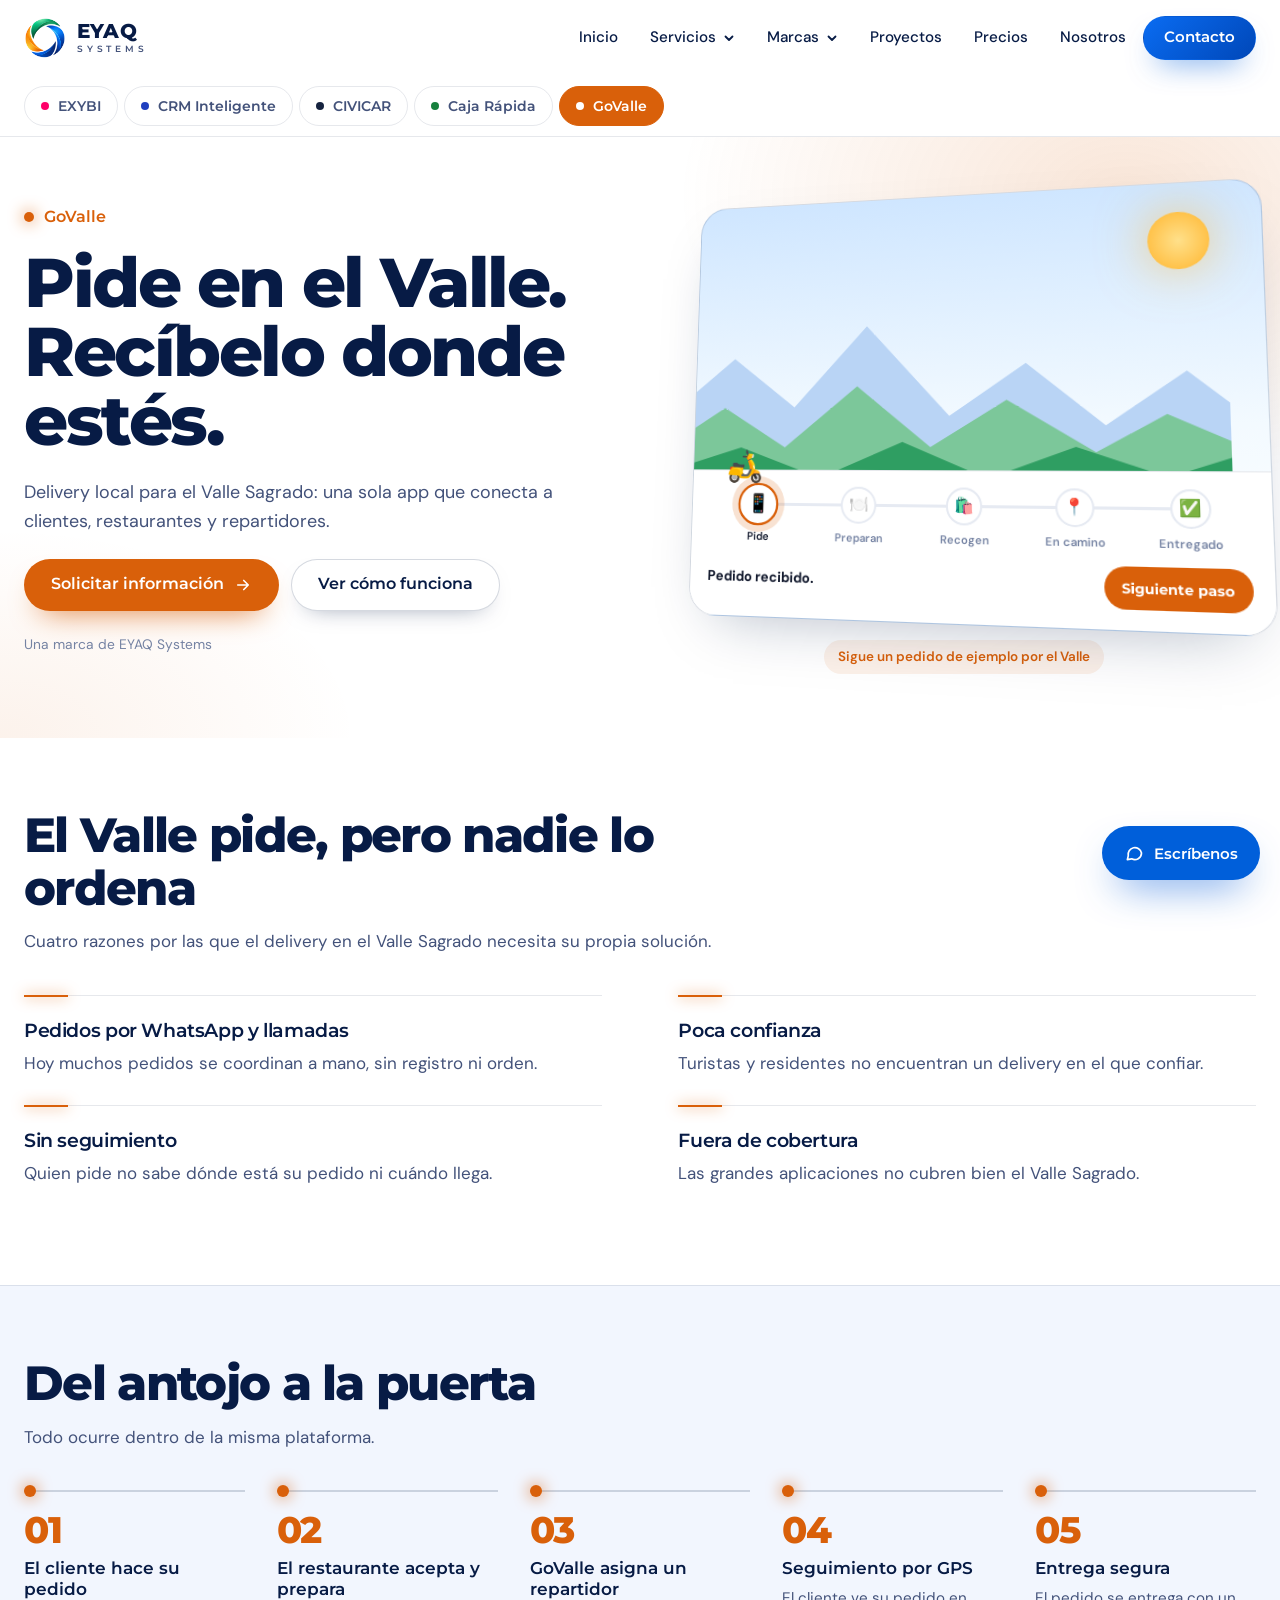
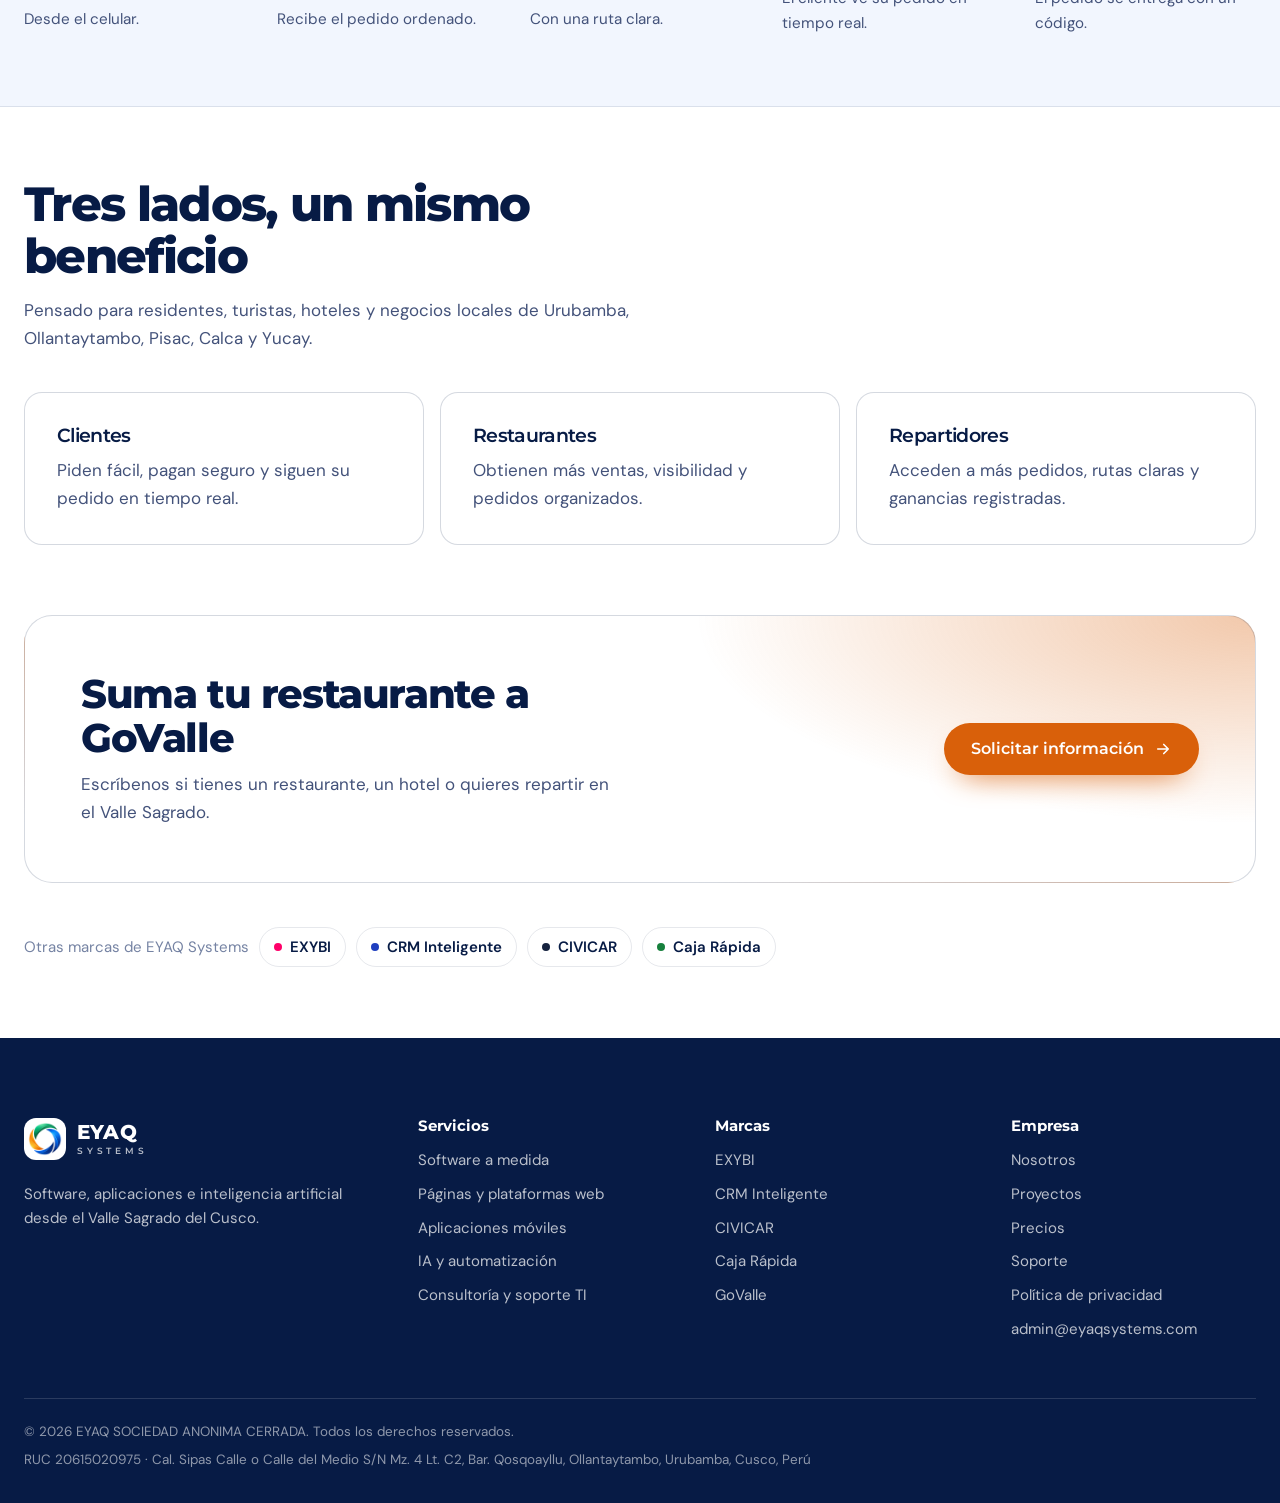
<file: govalle.html>
<!DOCTYPE html>
<html lang="es-PE">
<head>
<meta charset="UTF-8">
<meta name="viewport" content="width=device-width, initial-scale=1">
<title>GoValle, delivery para el Valle Sagrado | EYAQ Systems</title>
<meta name="description" content="GoValle conecta clientes, restaurantes y repartidores del Valle Sagrado en una sola app: Urubamba, Ollantaytambo, Pisac, Calca y Yucay.">
<meta name="theme-color" content="#FFFFFF">
<meta property="og:title" content="GoValle, delivery para el Valle Sagrado | EYAQ Systems">
<meta property="og:description" content="GoValle conecta clientes, restaurantes y repartidores del Valle Sagrado en una sola app: Urubamba, Ollantaytambo, Pisac, Calca y Yucay.">
<meta property="og:type" content="website">
<meta property="og:url" content="https://eyaqsystems.com/govalle">
<meta property="og:image" content="https://eyaqsystems.com/img/og-eyaq.jpg">
<meta name="twitter:card" content="summary_large_image">
<link rel="icon" href="favicon.ico" sizes="32x32">
<link rel="icon" type="image/png" href="img/favicon-48.png" sizes="48x48">
<link rel="apple-touch-icon" href="img/apple-touch-icon.png">
<link rel="preconnect" href="https://fonts.googleapis.com">
<link rel="preconnect" href="https://fonts.gstatic.com" crossorigin>
<link href="https://fonts.googleapis.com/css2?family=DM+Sans:wght@400;500;600;700&family=Montserrat:wght@600;700;800&display=swap" rel="stylesheet">
<link rel="stylesheet" href="css/eyaq.css">
<link rel="stylesheet" href="css/escenas.css">
<script>document.documentElement.classList.add('js');</script>
</head>
<body data-marca="govalle">
<a class="skip-link" href="#contenido">Saltar al contenido</a>
<div class="scroll-meter" aria-hidden="true"></div>

<header class="site-header">
  <div class="container nav">
    <a class="brand" href="index.html" aria-label="EYAQ Systems, inicio">
      <img src="img/eyaq-simbolo.png" alt="" width="40" height="40">
      <span class="brand-text"><b>EYAQ</b><span>Systems</span></span>
    </a>
    <button class="nav-toggle" type="button" aria-label="Abrir menú" aria-expanded="false" aria-controls="menu"><span></span></button>
    <ul class="nav-links" id="menu">
      <li><a class="nav-link" href="index.html">Inicio</a></li>
      <li class="has-menu">
        <button class="nav-link" type="button" aria-expanded="false" aria-controls="menu-servicios">Servicios<svg viewBox="0 0 12 12" fill="none" stroke="currentColor" stroke-width="1.8" stroke-linecap="round" stroke-linejoin="round" aria-hidden="true"><path d="m2.5 4.5 3.5 3.5 3.5-3.5"/></svg></button>
        <div class="menu" id="menu-servicios">
          <a href="index.html#servicio-software" style="--dot:#005FDA"><i></i><b>Software a medida</b><span>Sistemas hechos para tu forma de trabajar</span></a>
          <a href="index.html#servicio-web" style="--dot:#0C9F63"><i></i><b>Páginas y plataformas web</b><span>Sitios, tiendas y plataformas en línea</span></a>
          <a href="index.html#servicio-apps" style="--dot:#F57E06"><i></i><b>Aplicaciones móviles</b><span>Apps para Android y iOS</span></a>
          <a href="index.html#servicio-ia" style="--dot:#005FDA"><i></i><b>IA y automatización</b><span>Asistentes y procesos que trabajan solos</span></a>
          <a href="index.html#servicio-ti" style="--dot:#0C9F63"><i></i><b>Consultoría y soporte TI</b><span>Diagnóstico, soporte y acompañamiento</span></a>
        </div>
      </li>
      <li class="has-menu">
        <button class="nav-link" type="button" aria-expanded="false" aria-controls="menu-marcas">Marcas<svg viewBox="0 0 12 12" fill="none" stroke="currentColor" stroke-width="1.8" stroke-linecap="round" stroke-linejoin="round" aria-hidden="true"><path d="m2.5 4.5 3.5 3.5 3.5-3.5"/></svg></button>
        <div class="menu" id="menu-marcas">
          <a href="exybi.html" style="--dot:#FF0069"><i></i><b>EXYBI</b><span>La vitrina digital del Perú</span></a>
          <a href="crm.html" style="--dot:#1F3FBF"><i></i><b>CRM Inteligente</b><span>Samanta atiende y tú decides cada reserva</span></a>
          <a href="civicar.html" style="--dot:#16233F"><i></i><b>CIVICAR</b><span>Consulta vehicular desde tu celular</span></a>
          <a href="caja-rapida.html" style="--dot:#17803D"><i></i><b>Caja Rápida</b><span>Caja y almacén para markets</span></a>
          <a href="govalle.html" style="--dot:#D9600A"><i></i><b>GoValle</b><span>Delivery para el Valle Sagrado</span></a>
        </div>
      </li>
      <li><a class="nav-link" href="index.html#proyectos">Proyectos</a></li>
      <li><a class="nav-link" href="index.html#precios">Precios</a></li>
      <li><a class="nav-link" href="index.html#nosotros">Nosotros</a></li>
      <li><a class="btn btn-primary btn-sm" href="index.html#contacto">Contacto</a></li>
    </ul>
  </div>
</header>

<nav class="marcas-bar" aria-label="Marcas de EYAQ Systems">
  <div class="container">
    <a href="exybi.html" style="--dot:#FF0069"><i></i>EXYBI</a>
    <a href="crm.html" style="--dot:#1F3FBF"><i></i>CRM Inteligente</a>
    <a href="civicar.html" style="--dot:#16233F"><i></i>CIVICAR</a>
    <a href="caja-rapida.html" style="--dot:#17803D"><i></i>Caja Rápida</a>
    <a href="govalle.html" style="--dot:#D9600A" aria-current="page"><i></i>GoValle</a>
  </div>
</nav>

<main id="contenido">

  <section class="marca-hero">
    <div class="container">
      <div class="marca-copy">
        <span class="marca-name">GoValle</span>
        <h1>Pide en el Valle. Recíbelo donde estés.</h1>
        <p class="marca-lead">Delivery local para el Valle Sagrado: una sola app que conecta a clientes, restaurantes y repartidores.</p>
        <div class="marca-actions">
          <a class="btn btn-hue" href="mailto:admin@eyaqsystems.com?subject=Quiero%20informacion%20sobre%20GoValle">Solicitar información<svg viewBox="0 0 24 24" fill="none" stroke="currentColor" stroke-width="2.2" stroke-linecap="round" stroke-linejoin="round" aria-hidden="true"><path d="M5 12h14M13 6l6 6-6 6"/></svg></a>
          <a class="btn btn-line" href="#como">Ver cómo funciona</a>
        </div>
        <p class="marca-parent">Una marca de EYAQ Systems</p>
      </div>
      <div class="scene" data-stage>
        <div class="valley" data-tilt="7">
          <span class="sun" aria-hidden="true"></span>
          <svg style="--speed:.4" viewBox="0 0 600 200" preserveAspectRatio="none" aria-hidden="true"><path d="M0,200 L0,120 L80,60 L150,110 L230,30 L320,120 L400,70 L480,130 L560,80 L600,110 L600,200Z" fill="#B9D4F5"/></svg>
          <svg style="--speed:1" viewBox="0 0 600 200" preserveAspectRatio="none" aria-hidden="true"><path d="M0,200 L0,150 L70,110 L140,150 L220,90 L300,150 L380,105 L470,155 L540,120 L600,145 L600,200Z" fill="#7CC79A"/></svg>
          <svg style="--speed:1.8" viewBox="0 0 600 200" preserveAspectRatio="none" aria-hidden="true"><path d="M0,200 L0,175 L90,150 L180,180 L270,145 L360,180 L450,150 L540,178 L600,160 L600,200Z" fill="#2F9E62"/></svg>
          <span class="rider3d" aria-hidden="true">🛵</span>
          <div class="track">
            <ol class="stops"><li><i>📱</i>Pide</li><li><i>🍽️</i>Preparan</li><li><i>🛍️</i>Recogen</li><li><i>📍</i>En camino</li><li><i>✅</i>Entregado</li></ol>
            <div class="track-row"><p data-status aria-live="polite"></p><button type="button" data-advance>Siguiente paso</button></div>
          </div>
        </div>
        <p class="demo-note">Sigue un pedido de ejemplo por el Valle</p>
      </div>
    </div>
  </section>

  <section class="marca-section" id="problema">
    <div class="container">
      <div class="marca-head reveal">
        <h2>El Valle pide, pero nadie lo ordena</h2>
        <p>Cuatro razones por las que el delivery en el Valle Sagrado necesita su propia solución.</p>
      </div>
      <div class="modulos">
        <div class="modulo reveal"><h3>Pedidos por WhatsApp y llamadas</h3><p>Hoy muchos pedidos se coordinan a mano, sin registro ni orden.</p></div>
        <div class="modulo reveal"><h3>Poca confianza</h3><p>Turistas y residentes no encuentran un delivery en el que confiar.</p></div>
        <div class="modulo reveal"><h3>Sin seguimiento</h3><p>Quien pide no sabe dónde está su pedido ni cuándo llega.</p></div>
        <div class="modulo reveal"><h3>Fuera de cobertura</h3><p>Las grandes aplicaciones no cubren bien el Valle Sagrado.</p></div>
      </div>
    </div>
  </section>

  <section class="marca-section tinte" id="como">
    <div class="container">
      <div class="marca-head reveal">
        <h2>Del antojo a la puerta</h2>
        <p>Todo ocurre dentro de la misma plataforma.</p>
      </div>
      <ol class="pasos reveal">
        <li><b>El cliente hace su pedido</b><span>Desde el celular.</span></li>
        <li><b>El restaurante acepta y prepara</b><span>Recibe el pedido ordenado.</span></li>
        <li><b>GoValle asigna un repartidor</b><span>Con una ruta clara.</span></li>
        <li><b>Seguimiento por GPS</b><span>El cliente ve su pedido en tiempo real.</span></li>
        <li><b>Entrega segura</b><span>El pedido se entrega con un código.</span></li>
      </ol>
    </div>
  </section>

  <section class="marca-section" id="para-quien">
    <div class="container">
      <div class="marca-head reveal">
        <h2>Tres lados, un mismo beneficio</h2>
        <p>Pensado para residentes, turistas, hoteles y negocios locales de Urubamba, Ollantaytambo, Pisac, Calca y Yucay.</p>
      </div>
      <div class="publico reveal">
        <div><h3>Clientes</h3><p>Piden fácil, pagan seguro y siguen su pedido en tiempo real.</p></div>
        <div><h3>Restaurantes</h3><p>Obtienen más ventas, visibilidad y pedidos organizados.</p></div>
        <div><h3>Repartidores</h3><p>Acceden a más pedidos, rutas claras y ganancias registradas.</p></div>
      </div>
    </div>
  </section>

  <section class="marca-section">
    <div class="container">
      <div class="marca-cta reveal">
        <div>
          <h2>Suma tu restaurante a GoValle</h2>
          <p>Escríbenos si tienes un restaurante, un hotel o quieres repartir en el Valle Sagrado.</p>
        </div>
        <a class="btn btn-hue" href="mailto:admin@eyaqsystems.com?subject=Quiero%20informacion%20sobre%20GoValle">Solicitar información<svg viewBox="0 0 24 24" fill="none" stroke="currentColor" stroke-width="2.2" stroke-linecap="round" stroke-linejoin="round" aria-hidden="true"><path d="M5 12h14M13 6l6 6-6 6"/></svg></a>
      </div>
      <div class="otras"><span>Otras marcas de EYAQ Systems</span><a href="exybi.html" style="--dot:#FF0069"><i></i>EXYBI</a><a href="crm.html" style="--dot:#1F3FBF"><i></i>CRM Inteligente</a><a href="civicar.html" style="--dot:#16233F"><i></i>CIVICAR</a><a href="caja-rapida.html" style="--dot:#17803D"><i></i>Caja Rápida</a></div>
    </div>
  </section>

</main>

<footer class="site-footer">
  <div class="container">
    <div class="footer-grid">
      <div>
        <a class="brand" href="index.html" aria-label="EYAQ Systems, inicio">
          <img src="img/eyaq-simbolo.png" alt="" width="40" height="40">
          <span class="brand-text"><b>EYAQ</b><span>Systems</span></span>
        </a>
        <p>Software, aplicaciones e inteligencia artificial desde el Valle Sagrado del Cusco.</p>
      </div>
      <div>
        <h4>Servicios</h4>
        <ul>
          <li><a href="index.html#servicio-software">Software a medida</a></li>
          <li><a href="index.html#servicio-web">Páginas y plataformas web</a></li>
          <li><a href="index.html#servicio-apps">Aplicaciones móviles</a></li>
          <li><a href="index.html#servicio-ia">IA y automatización</a></li>
          <li><a href="index.html#servicio-ti">Consultoría y soporte TI</a></li>
        </ul>
      </div>
      <div>
        <h4>Marcas</h4>
        <ul>
          <li><a href="exybi.html">EXYBI</a></li>
          <li><a href="crm.html">CRM Inteligente</a></li>
          <li><a href="civicar.html">CIVICAR</a></li>
          <li><a href="caja-rapida.html">Caja Rápida</a></li>
          <li><a href="govalle.html">GoValle</a></li>
        </ul>
      </div>
      <div>
        <h4>Empresa</h4>
        <ul>
          <li><a href="index.html#nosotros">Nosotros</a></li>
          <li><a href="index.html#proyectos">Proyectos</a></li>
          <li><a href="index.html#precios">Precios</a></li>
          <li><a href="support.html">Soporte</a></li>
          <li><a href="privacy.html">Política de privacidad</a></li>
          <li><a href="mailto:admin@eyaqsystems.com">admin@eyaqsystems.com</a></li>
        </ul>
      </div>
    </div>
    <div class="footer-bottom">
      <span>© <span data-year>2026</span> EYAQ SOCIEDAD ANONIMA CERRADA. Todos los derechos reservados.</span>
      <span>RUC 20615020975 · Cal. Sipas Calle o Calle del Medio S/N Mz. 4 Lt. C2, Bar. Qosqoayllu, Ollantaytambo, Urubamba, Cusco, Perú</span>
    </div>
  </div>
</footer>

<a class="float-contact" href="index.html#contacto" aria-label="Ir a contacto"><svg viewBox="0 0 24 24" fill="none" stroke="currentColor" stroke-width="2" stroke-linecap="round" stroke-linejoin="round" aria-hidden="true"><path d="M21 12a8 8 0 0 1-11.8 7L4 20l1.1-4.6A8 8 0 1 1 21 12z"/></svg><span>Escríbenos</span></a>

<script src="js/eyaq.js" defer></script>
<script src="js/escenas.js" defer></script>
</body>
</html>
</file>
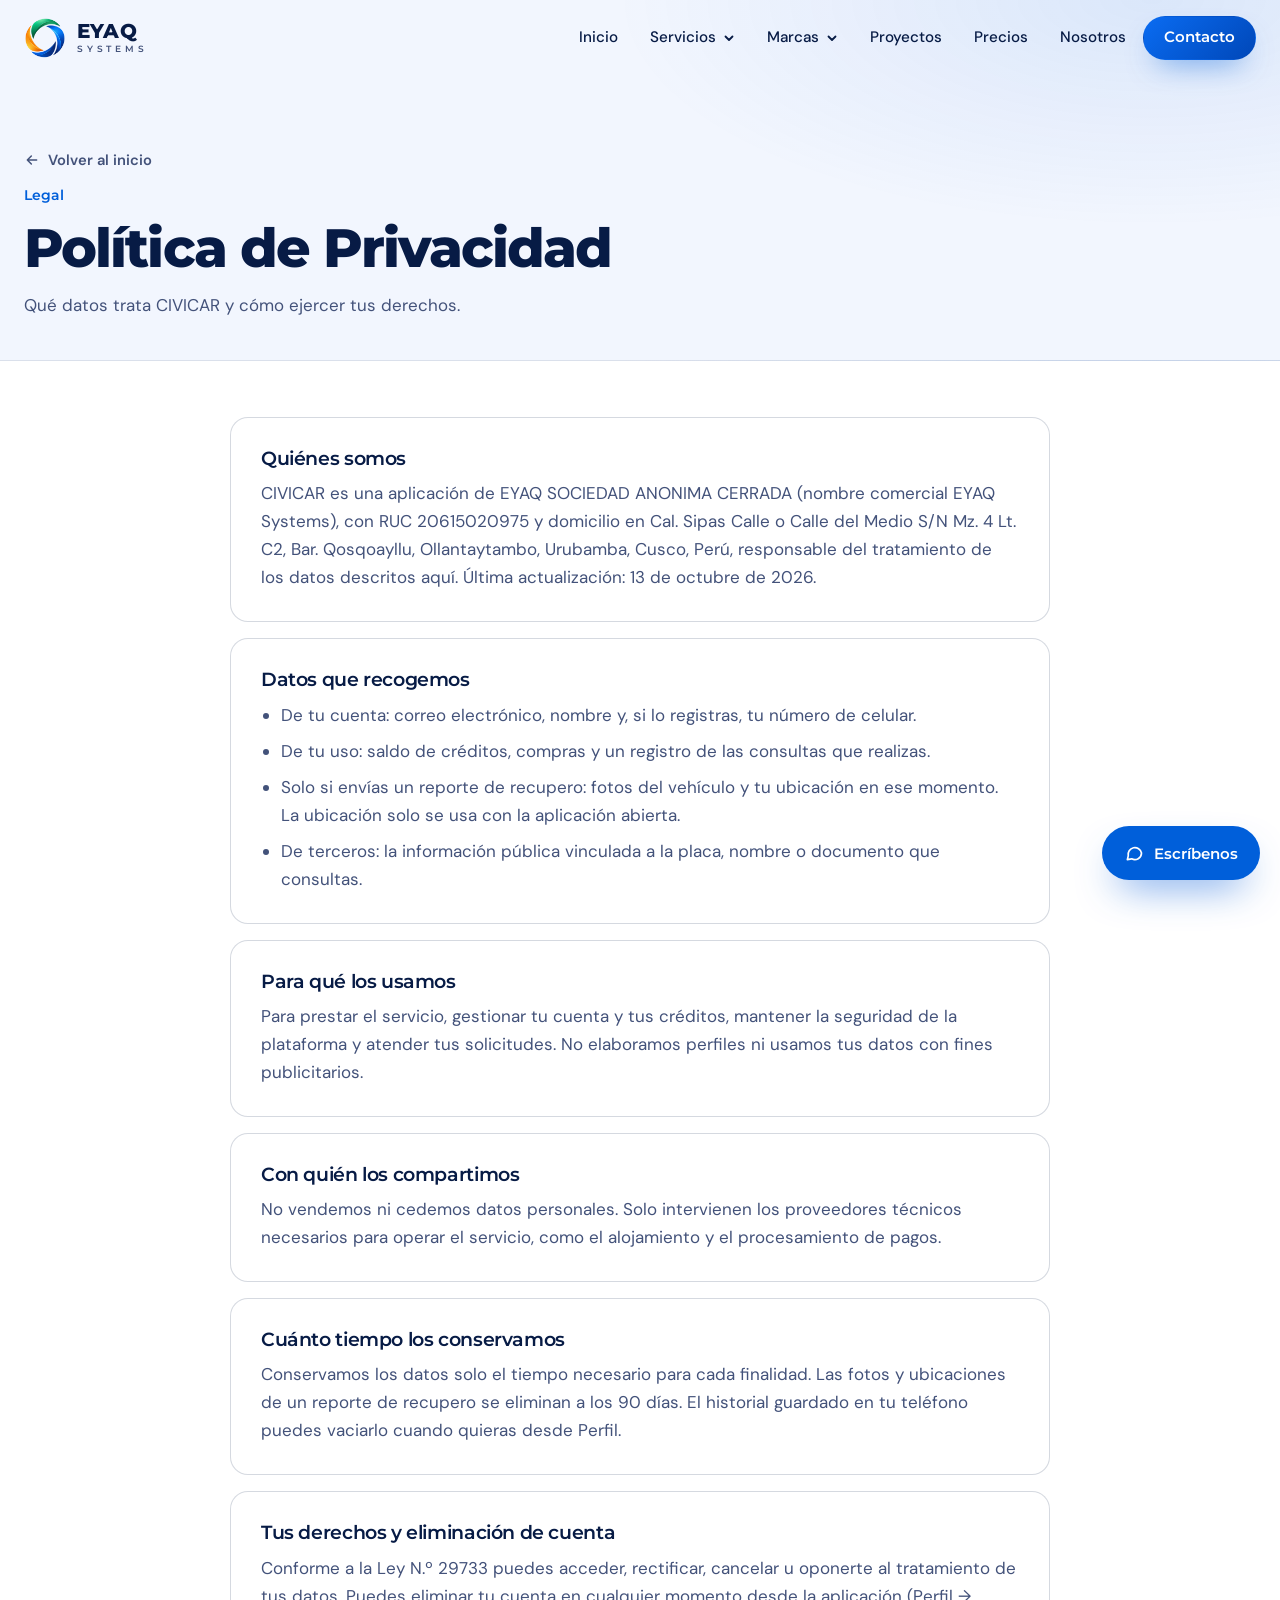
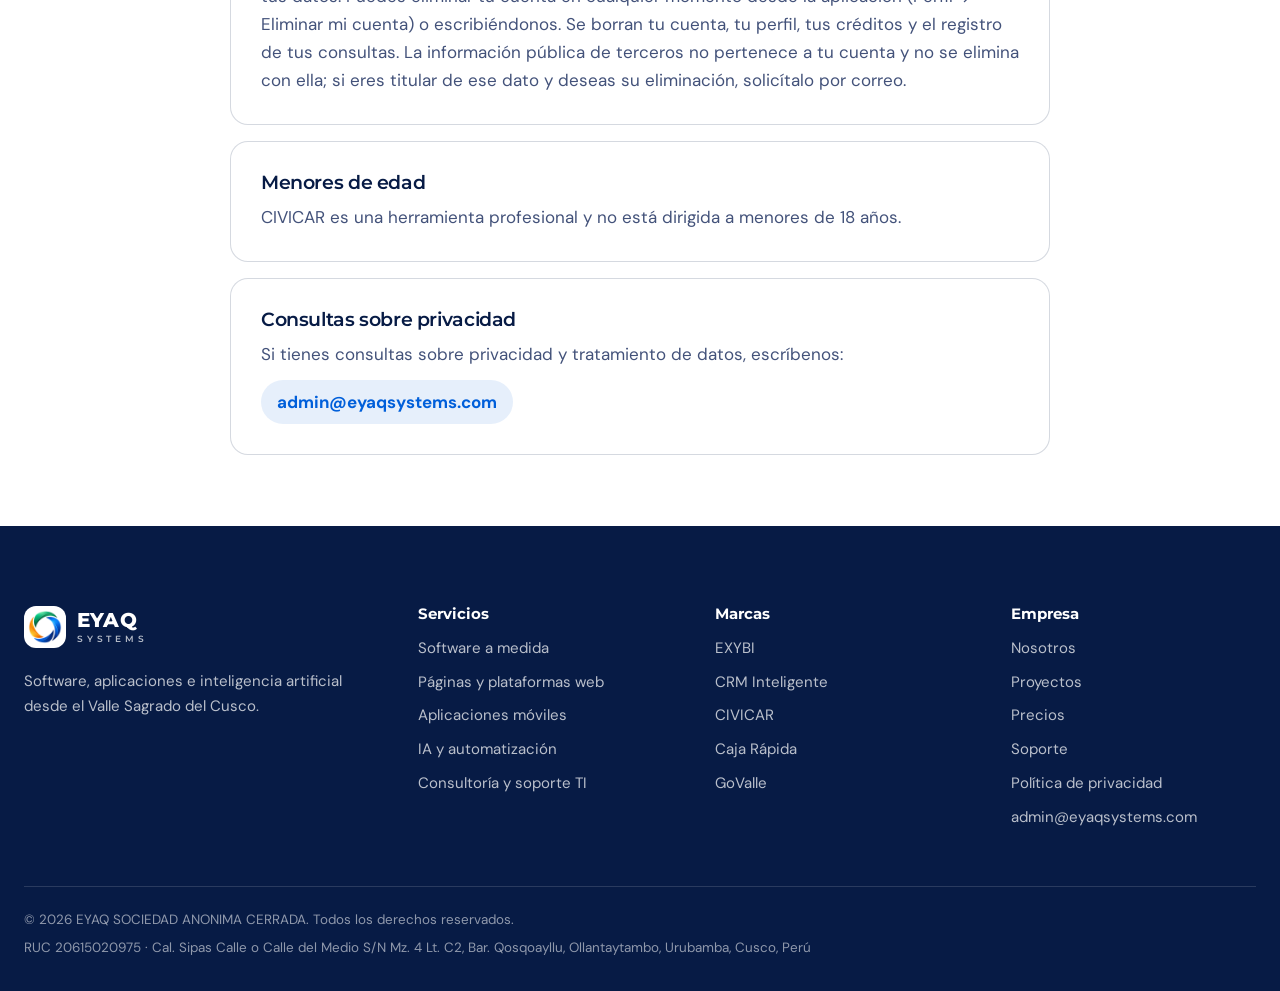
<file: privacy.html>
<!DOCTYPE html>
<html lang="es-PE">
<head>
<meta charset="UTF-8">
<meta name="viewport" content="width=device-width, initial-scale=1">
<title>Política de Privacidad | EYAQ Systems</title>
<meta name="description" content="Política de privacidad de CIVICAR, aplicación de EYAQ SOCIEDAD ANONIMA CERRADA (EYAQ Systems), RUC 20615020975.">
<meta name="theme-color" content="#05070D">
<link rel="icon" href="favicon.ico" sizes="32x32">
<link rel="icon" type="image/png" href="img/favicon-48.png" sizes="48x48">
<link rel="apple-touch-icon" href="img/apple-touch-icon.png">
<link rel="preconnect" href="https://fonts.googleapis.com">
<link rel="preconnect" href="https://fonts.gstatic.com" crossorigin>
<link href="https://fonts.googleapis.com/css2?family=DM+Sans:wght@400;500;600;700&family=Montserrat:wght@600;700;800&display=swap" rel="stylesheet">
<link rel="stylesheet" href="css/eyaq.css">
<script>document.documentElement.classList.add('js');</script>
</head>
<body>
<a class="skip-link" href="#contenido">Saltar al contenido</a>
<div class="scroll-meter" aria-hidden="true"></div>

<header class="site-header">
  <div class="container nav">
    <a class="brand" href="index.html" aria-label="EYAQ Systems, inicio">
      <img src="img/eyaq-simbolo.png" alt="" width="40" height="40">
      <span class="brand-text"><b>EYAQ</b><span>Systems</span></span>
    </a>
    <button class="nav-toggle" type="button" aria-label="Abrir menú" aria-expanded="false" aria-controls="menu"><span></span></button>
    <ul class="nav-links" id="menu">
      <li><a class="nav-link" href="index.html">Inicio</a></li>
      <li class="has-menu">
        <button class="nav-link" type="button" aria-expanded="false" aria-controls="menu-servicios">Servicios<svg viewBox="0 0 12 12" fill="none" stroke="currentColor" stroke-width="1.8" stroke-linecap="round" stroke-linejoin="round" aria-hidden="true"><path d="m2.5 4.5 3.5 3.5 3.5-3.5"/></svg></button>
        <div class="menu" id="menu-servicios">
          <a href="index.html#servicio-software" style="--dot:#005FDA"><i></i><b>Software a medida</b><span>Sistemas hechos para tu forma de trabajar</span></a>
          <a href="index.html#servicio-web" style="--dot:#0C9F63"><i></i><b>Páginas y plataformas web</b><span>Sitios, tiendas y plataformas en línea</span></a>
          <a href="index.html#servicio-apps" style="--dot:#F57E06"><i></i><b>Aplicaciones móviles</b><span>Apps para Android y iOS</span></a>
          <a href="index.html#servicio-ia" style="--dot:#005FDA"><i></i><b>IA y automatización</b><span>Asistentes y procesos que trabajan solos</span></a>
          <a href="index.html#servicio-ti" style="--dot:#0C9F63"><i></i><b>Consultoría y soporte TI</b><span>Diagnóstico, soporte y acompañamiento</span></a>
        </div>
      </li>
      <li class="has-menu">
        <button class="nav-link" type="button" aria-expanded="false" aria-controls="menu-marcas">Marcas<svg viewBox="0 0 12 12" fill="none" stroke="currentColor" stroke-width="1.8" stroke-linecap="round" stroke-linejoin="round" aria-hidden="true"><path d="m2.5 4.5 3.5 3.5 3.5-3.5"/></svg></button>
        <div class="menu" id="menu-marcas">
          <a href="exybi.html" style="--dot:#FF0069"><i></i><b>EXYBI</b><span>La vitrina digital del Perú</span></a>
          <a href="crm.html" style="--dot:#1F3FBF"><i></i><b>CRM Inteligente</b><span>Samanta atiende y tú decides cada reserva</span></a>
          <a href="civicar.html" style="--dot:#16233F"><i></i><b>CIVICAR</b><span>Consulta vehicular desde tu celular</span></a>
          <a href="caja-rapida.html" style="--dot:#17803D"><i></i><b>Caja Rápida</b><span>Caja y almacén para markets</span></a>
          <a href="govalle.html" style="--dot:#D9600A"><i></i><b>GoValle</b><span>Delivery para el Valle Sagrado</span></a>
        </div>
      </li>
      <li><a class="nav-link" href="index.html#proyectos">Proyectos</a></li>
      <li><a class="nav-link" href="index.html#precios">Precios</a></li>
      <li><a class="nav-link" href="index.html#nosotros">Nosotros</a></li>
      <li><a class="btn btn-primary btn-sm" href="index.html#contacto">Contacto</a></li>
    </ul>
  </div>
</header>

<main id="contenido">
  <section class="page-hero">
    <div class="container">
      <a class="back" href="index.html"><svg viewBox="0 0 24 24" fill="none" stroke="currentColor" stroke-width="2.2" stroke-linecap="round" stroke-linejoin="round" aria-hidden="true"><path d="M19 12H5M11 18l-6-6 6-6"/></svg>Volver al inicio</a>
      <span class="eyebrow">Legal</span>
      <h1>Política de Privacidad</h1>
      <p>Qué datos trata CIVICAR y cómo ejercer tus derechos.</p>
    </div>
  </section>

  <section class="doc">
    <div class="container">

      <div class="doc-card tile reveal">
        <h2>Quiénes somos</h2>
        <p>
          CIVICAR es una aplicación de EYAQ SOCIEDAD ANONIMA CERRADA (nombre comercial EYAQ Systems),
          con RUC 20615020975 y domicilio en Cal. Sipas Calle o Calle del Medio S/N Mz. 4 Lt. C2, Bar. Qosqoayllu, Ollantaytambo, Urubamba, Cusco, Perú, responsable del tratamiento de los datos
          descritos aquí. Última actualización: 13 de octubre de 2026.
        </p>
      </div>

      <div class="doc-card tile reveal">
        <h2>Datos que recogemos</h2>
        <ul>
          <li>De tu cuenta: correo electrónico, nombre y, si lo registras, tu número de celular.</li>
          <li>De tu uso: saldo de créditos, compras y un registro de las consultas que realizas.</li>
          <li>Solo si envías un reporte de recupero: fotos del vehículo y tu ubicación en ese momento.
              La ubicación solo se usa con la aplicación abierta.</li>
          <li>De terceros: la información pública vinculada a la placa, nombre o documento que consultas.</li>
        </ul>
      </div>

      <div class="doc-card tile reveal">
        <h2>Para qué los usamos</h2>
        <p>
          Para prestar el servicio, gestionar tu cuenta y tus créditos, mantener la seguridad de la
          plataforma y atender tus solicitudes. No elaboramos perfiles ni usamos tus datos con fines
          publicitarios.
        </p>
      </div>

      <div class="doc-card tile reveal">
        <h2>Con quién los compartimos</h2>
        <p>
          No vendemos ni cedemos datos personales. Solo intervienen los proveedores técnicos necesarios
          para operar el servicio, como el alojamiento y el procesamiento de pagos.
        </p>
      </div>

      <div class="doc-card tile reveal">
        <h2>Cuánto tiempo los conservamos</h2>
        <p>
          Conservamos los datos solo el tiempo necesario para cada finalidad. Las fotos y ubicaciones
          de un reporte de recupero se eliminan a los 90 días. El historial guardado en tu teléfono
          puedes vaciarlo cuando quieras desde Perfil.
        </p>
      </div>

      <div class="doc-card tile reveal">
        <h2>Tus derechos y eliminación de cuenta</h2>
        <p>
          Conforme a la Ley N.º 29733 puedes acceder, rectificar, cancelar u oponerte al tratamiento
          de tus datos. Puedes eliminar tu cuenta en cualquier momento desde la aplicación
          (Perfil → Eliminar mi cuenta) o escribiéndonos. Se borran tu cuenta, tu perfil, tus créditos
          y el registro de tus consultas. La información pública de terceros no pertenece a tu cuenta
          y no se elimina con ella; si eres titular de ese dato y deseas su eliminación, solicítalo
          por correo.
        </p>
      </div>

      <div class="doc-card tile reveal">
        <h2>Menores de edad</h2>
        <p>
          CIVICAR es una herramienta profesional y no está dirigida a menores de 18 años.
        </p>
      </div>

      <div class="doc-card tile reveal">
        <h2>Consultas sobre privacidad</h2>
        <p>
          Si tienes consultas sobre privacidad y tratamiento de datos, escríbenos:
        </p>
        <a class="mail-chip" href="mailto:admin@eyaqsystems.com">admin@eyaqsystems.com</a>
      </div>

    </div>
  </section>
</main>

<footer class="site-footer">
  <div class="container">
    <div class="footer-grid">
      <div>
        <a class="brand" href="index.html" aria-label="EYAQ Systems, inicio">
          <img src="img/eyaq-simbolo.png" alt="" width="40" height="40">
          <span class="brand-text"><b>EYAQ</b><span>Systems</span></span>
        </a>
        <p>Software, aplicaciones e inteligencia artificial desde el Valle Sagrado del Cusco.</p>
      </div>
      <div>
        <h4>Servicios</h4>
        <ul>
          <li><a href="index.html#servicio-software">Software a medida</a></li>
          <li><a href="index.html#servicio-web">Páginas y plataformas web</a></li>
          <li><a href="index.html#servicio-apps">Aplicaciones móviles</a></li>
          <li><a href="index.html#servicio-ia">IA y automatización</a></li>
          <li><a href="index.html#servicio-ti">Consultoría y soporte TI</a></li>
        </ul>
      </div>
      <div>
        <h4>Marcas</h4>
        <ul>
          <li><a href="exybi.html">EXYBI</a></li>
          <li><a href="crm.html">CRM Inteligente</a></li>
          <li><a href="civicar.html">CIVICAR</a></li>
          <li><a href="caja-rapida.html">Caja Rápida</a></li>
          <li><a href="govalle.html">GoValle</a></li>
        </ul>
      </div>
      <div>
        <h4>Empresa</h4>
        <ul>
          <li><a href="index.html#nosotros">Nosotros</a></li>
          <li><a href="index.html#proyectos">Proyectos</a></li>
          <li><a href="index.html#precios">Precios</a></li>
          <li><a href="support.html">Soporte</a></li>
          <li><a href="privacy.html">Política de privacidad</a></li>
          <li><a href="mailto:admin@eyaqsystems.com">admin@eyaqsystems.com</a></li>
        </ul>
      </div>
    </div>
    <div class="footer-bottom">
      <span>© <span data-year>2026</span> EYAQ SOCIEDAD ANONIMA CERRADA. Todos los derechos reservados.</span>
      <span>RUC 20615020975 · Cal. Sipas Calle o Calle del Medio S/N Mz. 4 Lt. C2, Bar. Qosqoayllu, Ollantaytambo, Urubamba, Cusco, Perú</span>
    </div>
  </div>
</footer>

<a class="float-contact" href="index.html#contacto" aria-label="Ir a contacto"><svg viewBox="0 0 24 24" fill="none" stroke="currentColor" stroke-width="2" stroke-linecap="round" stroke-linejoin="round" aria-hidden="true"><path d="M21 12a8 8 0 0 1-11.8 7L4 20l1.1-4.6A8 8 0 1 1 21 12z"/></svg><span>Escríbenos</span></a>

<script src="js/eyaq.js" defer></script>
</body>
</html>
</file>
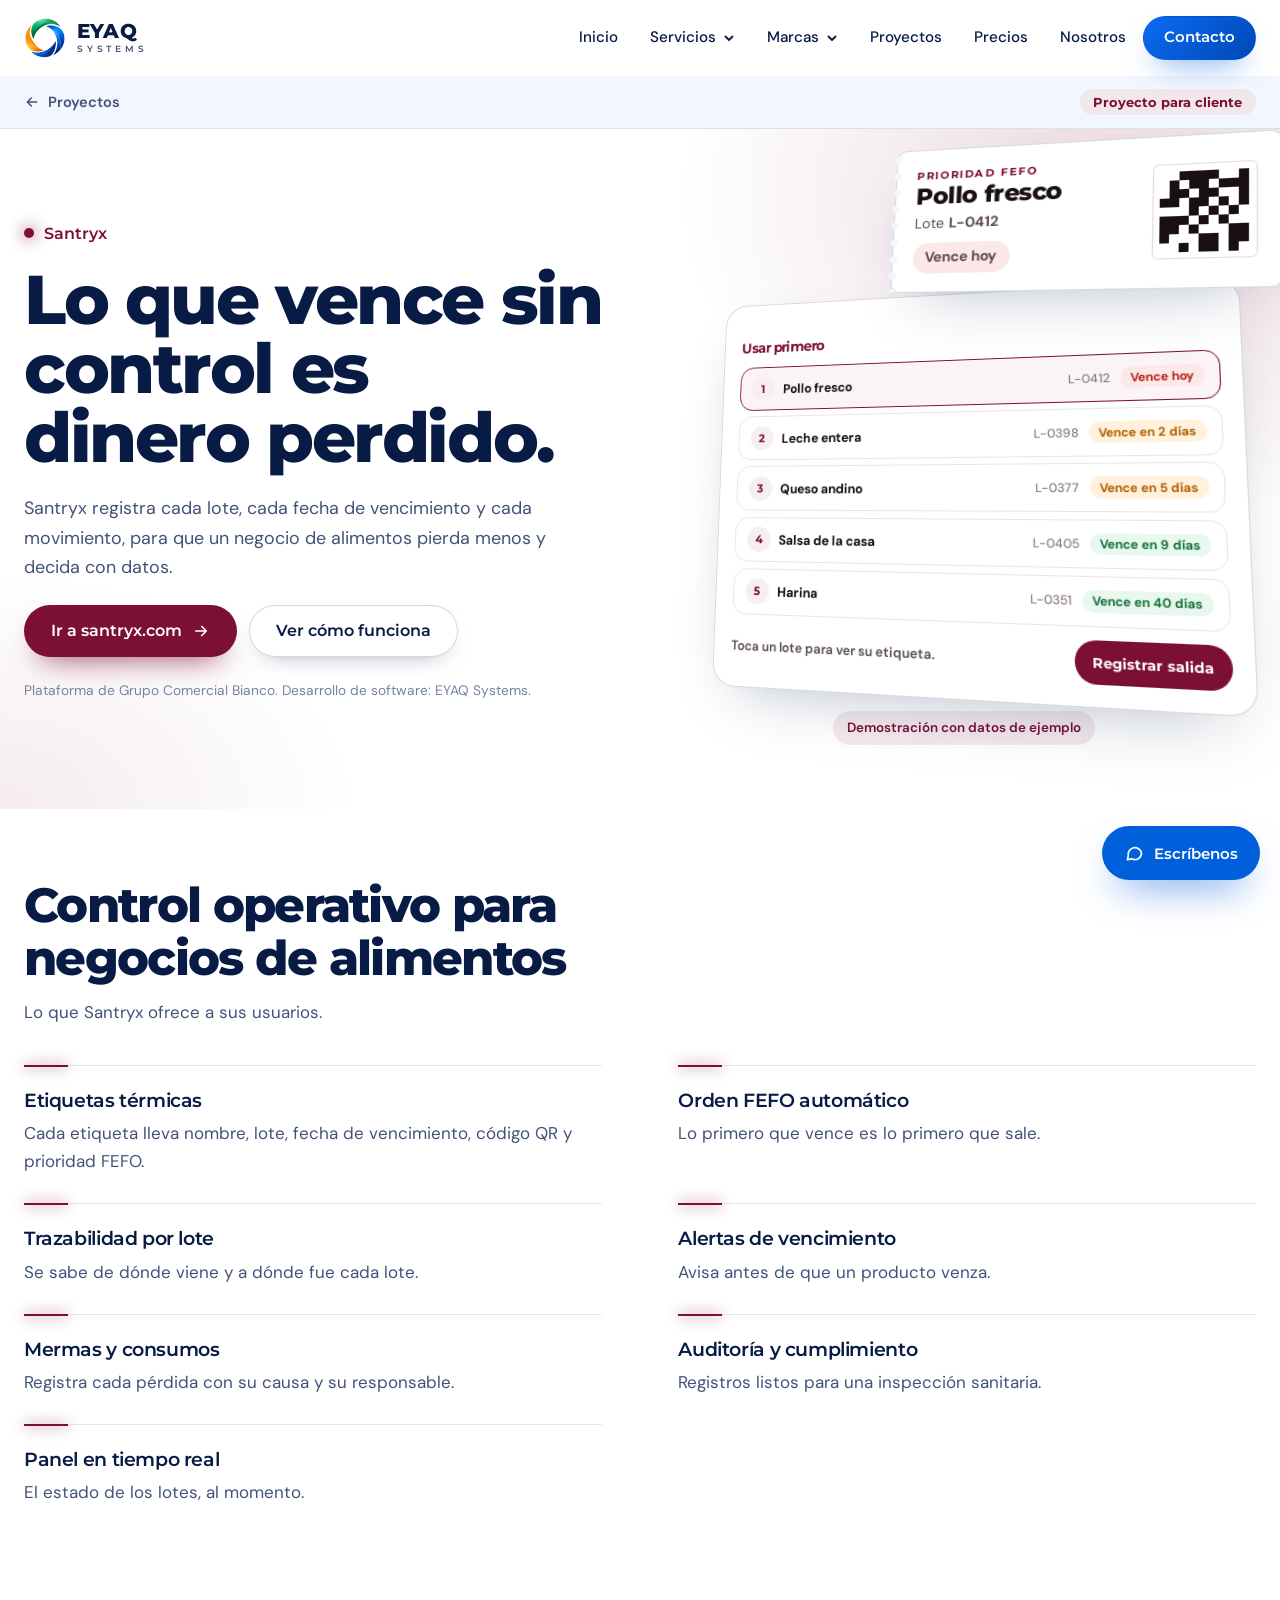
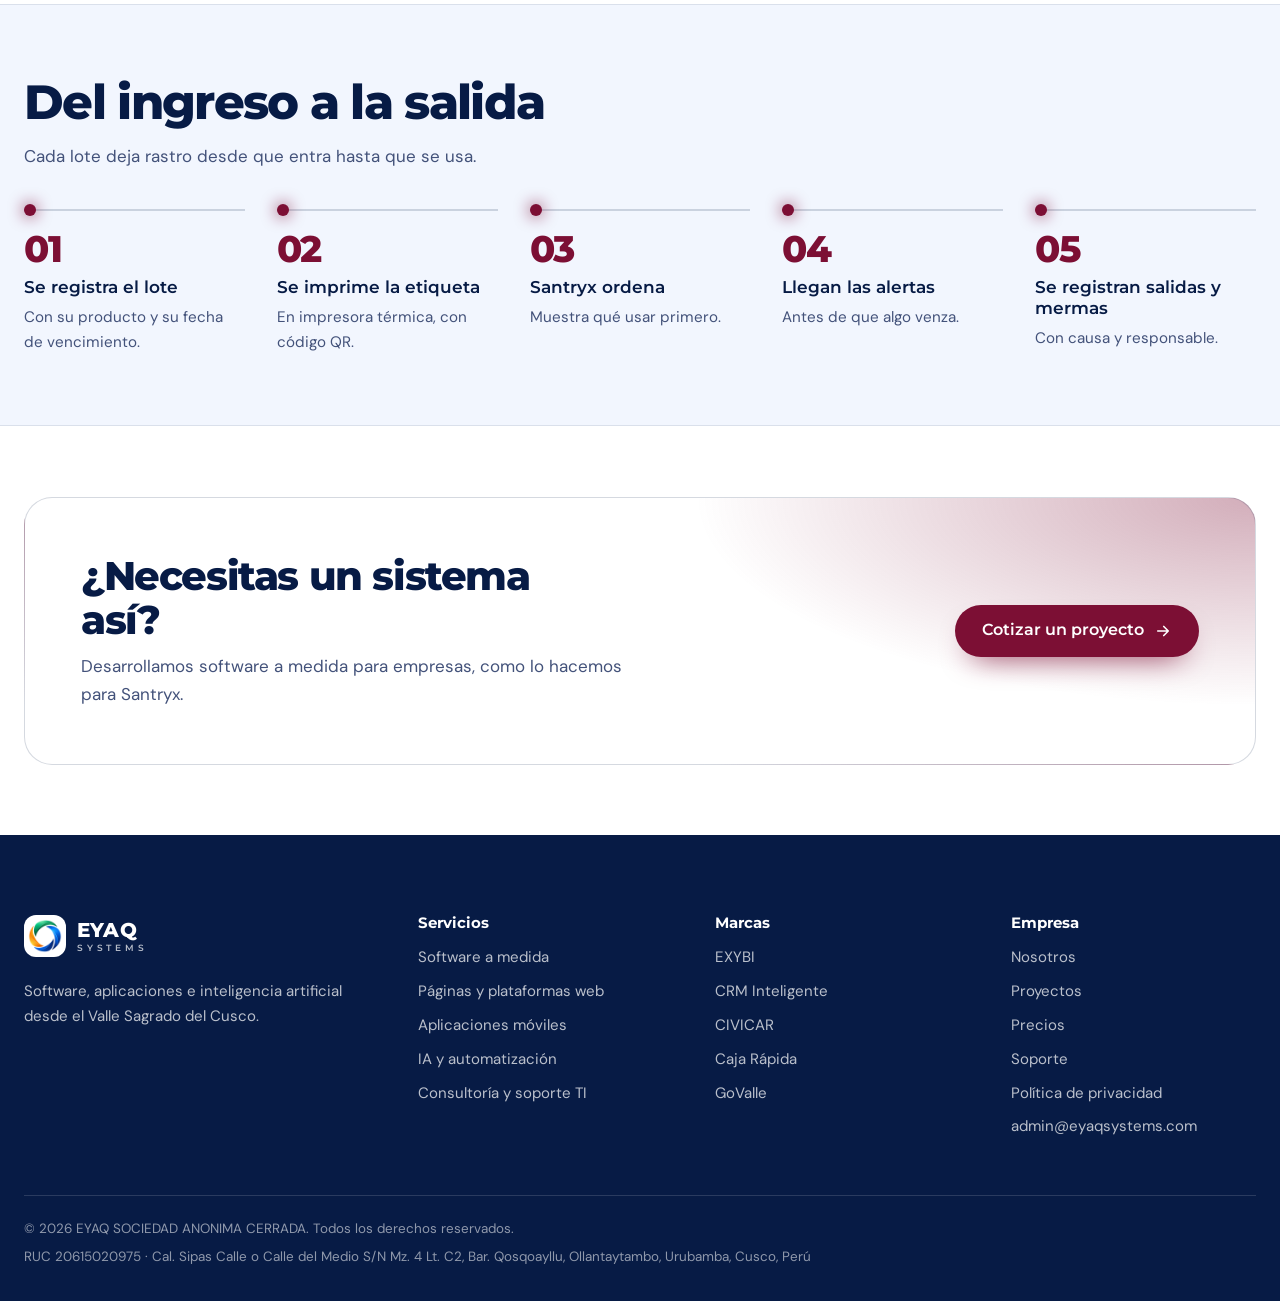
<file: santryx.html>
<!DOCTYPE html>
<html lang="es-PE">
<head>
<meta charset="UTF-8">
<meta name="viewport" content="width=device-width, initial-scale=1">
<title>Santryx, proyecto para Grupo Comercial Bianco | EYAQ Systems</title>
<meta name="description" content="EYAQ Systems desarrolla software para Santryx, la plataforma de Grupo Comercial Bianco que controla lotes, vencimientos y etiquetas en negocios de alimentos.">
<meta name="theme-color" content="#FFFFFF">
<meta property="og:title" content="Santryx, proyecto para Grupo Comercial Bianco | EYAQ Systems">
<meta property="og:description" content="EYAQ Systems desarrolla software para Santryx, la plataforma de Grupo Comercial Bianco que controla lotes, vencimientos y etiquetas en negocios de alimentos.">
<meta property="og:type" content="website">
<meta property="og:url" content="https://eyaqsystems.com/santryx">
<meta property="og:image" content="https://eyaqsystems.com/img/og-eyaq.jpg">
<meta name="twitter:card" content="summary_large_image">
<link rel="icon" href="favicon.ico" sizes="32x32">
<link rel="icon" type="image/png" href="img/favicon-48.png" sizes="48x48">
<link rel="apple-touch-icon" href="img/apple-touch-icon.png">
<link rel="preconnect" href="https://fonts.googleapis.com">
<link rel="preconnect" href="https://fonts.gstatic.com" crossorigin>
<link href="https://fonts.googleapis.com/css2?family=DM+Sans:wght@400;500;600;700&family=Montserrat:wght@600;700;800&display=swap" rel="stylesheet">
<link rel="stylesheet" href="css/eyaq.css">
<link rel="stylesheet" href="css/escenas.css">
<script>document.documentElement.classList.add('js');</script>
</head>
<body data-marca="santryx">
<a class="skip-link" href="#contenido">Saltar al contenido</a>
<div class="scroll-meter" aria-hidden="true"></div>

<header class="site-header">
  <div class="container nav">
    <a class="brand" href="index.html" aria-label="EYAQ Systems, inicio">
      <img src="img/eyaq-simbolo.png" alt="" width="40" height="40">
      <span class="brand-text"><b>EYAQ</b><span>Systems</span></span>
    </a>
    <button class="nav-toggle" type="button" aria-label="Abrir menú" aria-expanded="false" aria-controls="menu"><span></span></button>
    <ul class="nav-links" id="menu">
      <li><a class="nav-link" href="index.html">Inicio</a></li>
      <li class="has-menu">
        <button class="nav-link" type="button" aria-expanded="false" aria-controls="menu-servicios">Servicios<svg viewBox="0 0 12 12" fill="none" stroke="currentColor" stroke-width="1.8" stroke-linecap="round" stroke-linejoin="round" aria-hidden="true"><path d="m2.5 4.5 3.5 3.5 3.5-3.5"/></svg></button>
        <div class="menu" id="menu-servicios">
          <a href="index.html#servicio-software" style="--dot:#005FDA"><i></i><b>Software a medida</b><span>Sistemas hechos para tu forma de trabajar</span></a>
          <a href="index.html#servicio-web" style="--dot:#0C9F63"><i></i><b>Páginas y plataformas web</b><span>Sitios, tiendas y plataformas en línea</span></a>
          <a href="index.html#servicio-apps" style="--dot:#F57E06"><i></i><b>Aplicaciones móviles</b><span>Apps para Android y iOS</span></a>
          <a href="index.html#servicio-ia" style="--dot:#005FDA"><i></i><b>IA y automatización</b><span>Asistentes y procesos que trabajan solos</span></a>
          <a href="index.html#servicio-ti" style="--dot:#0C9F63"><i></i><b>Consultoría y soporte TI</b><span>Diagnóstico, soporte y acompañamiento</span></a>
        </div>
      </li>
      <li class="has-menu">
        <button class="nav-link" type="button" aria-expanded="false" aria-controls="menu-marcas">Marcas<svg viewBox="0 0 12 12" fill="none" stroke="currentColor" stroke-width="1.8" stroke-linecap="round" stroke-linejoin="round" aria-hidden="true"><path d="m2.5 4.5 3.5 3.5 3.5-3.5"/></svg></button>
        <div class="menu" id="menu-marcas">
          <a href="exybi.html" style="--dot:#FF0069"><i></i><b>EXYBI</b><span>La vitrina digital del Perú</span></a>
          <a href="crm.html" style="--dot:#1F3FBF"><i></i><b>CRM Inteligente</b><span>Samanta atiende y tú decides cada reserva</span></a>
          <a href="civicar.html" style="--dot:#16233F"><i></i><b>CIVICAR</b><span>Consulta vehicular desde tu celular</span></a>
          <a href="caja-rapida.html" style="--dot:#17803D"><i></i><b>Caja Rápida</b><span>Caja y almacén para markets</span></a>
          <a href="govalle.html" style="--dot:#D9600A"><i></i><b>GoValle</b><span>Delivery para el Valle Sagrado</span></a>
        </div>
      </li>
      <li><a class="nav-link" href="index.html#proyectos">Proyectos</a></li>
      <li><a class="nav-link" href="index.html#precios">Precios</a></li>
      <li><a class="nav-link" href="index.html#nosotros">Nosotros</a></li>
      <li><a class="btn btn-primary btn-sm" href="index.html#contacto">Contacto</a></li>
    </ul>
  </div>
</header>

<nav class="caso-bar" aria-label="Ruta de la página">
  <div class="container">
    <a class="back" href="index.html#proyectos"><svg viewBox="0 0 24 24" fill="none" stroke="currentColor" stroke-width="2.2" stroke-linecap="round" stroke-linejoin="round" aria-hidden="true"><path d="M19 12H5M11 6l-6 6 6 6"/></svg>Proyectos</a>
    <span>Proyecto para cliente</span>
  </div>
</nav>

<main id="contenido">

  <section class="marca-hero">
    <div class="container">
      <div class="marca-copy">
        <span class="marca-name">Santryx</span>
        <h1>Lo que vence sin control es dinero perdido.</h1>
        <p class="marca-lead">Santryx registra cada lote, cada fecha de vencimiento y cada movimiento, para que un negocio de alimentos pierda menos y decida con datos.</p>
        <div class="marca-actions">
          <a class="btn btn-hue" href="https://santryx.com" target="_blank" rel="noopener">Ir a santryx.com<svg viewBox="0 0 24 24" fill="none" stroke="currentColor" stroke-width="2.2" stroke-linecap="round" stroke-linejoin="round" aria-hidden="true"><path d="M5 12h14M13 6l6 6-6 6"/></svg></a>
          <a class="btn btn-line" href="#como">Ver cómo funciona</a>
        </div>
        <p class="marca-parent">Plataforma de Grupo Comercial Bianco. Desarrollo de software: EYAQ Systems.</p>
      </div>
      <div class="scene" data-stage>
        <div class="fefo" data-tilt="10">
          <div class="label3d" style="--z:4rem">
            <div class="label-text">
              <small>PRIORIDAD FEFO</small>
              <b data-label-product>Pollo fresco</b>
              <span>Lote <strong data-label-batch>L-0412</strong></span>
              <span class="label-expiry hoy" data-label-expiry>Vence hoy</span>
            </div>
            <div class="qr" aria-hidden="true"><s></s><s></s><i></i><i></i><i></i><i></i><s></s><s></s><i></i><s></s><i></i><s></s><i></i><i></i><s></s><i></i><i></i><i></i><s></s><i></i><i></i><s></s><i></i><i></i><s></s><s></s><i></i><i></i><i></i><s></s><i></i><i></i><s></s><i></i><s></s><i></i><s></s><s></s><s></s><i></i><s></s><i></i><s></s><i></i><s></s><i></i><i></i><i></i><s></s><i></i><s></s><i></i><s></s><s></s><i></i><i></i><s></s><i></i><s></s><s></s><s></s><i></i><i></i><i></i><s></s><s></s><s></s><i></i><i></i><s></s><i></i><i></i><s></s><s></s><i></i><s></s><i></i><i></i><s></s><i></i><s></s></div>
          </div>
          <div class="fefo-panel">
            <h4>Usar primero</h4>
            <ol class="fefo-list"><li><button type="button" data-product="Pollo fresco" data-batch="L-0412" data-expiry="Vence hoy" data-state="hoy" aria-pressed="true"><b>Pollo fresco</b><span>L-0412</span><em class="hoy">Vence hoy</em></button></li><li><button type="button" data-product="Leche entera" data-batch="L-0398" data-expiry="Vence en 2 días" data-state="pronto" aria-pressed="false"><b>Leche entera</b><span>L-0398</span><em class="pronto">Vence en 2 días</em></button></li><li><button type="button" data-product="Queso andino" data-batch="L-0377" data-expiry="Vence en 5 días" data-state="pronto" aria-pressed="false"><b>Queso andino</b><span>L-0377</span><em class="pronto">Vence en 5 días</em></button></li><li><button type="button" data-product="Salsa de la casa" data-batch="L-0405" data-expiry="Vence en 9 días" data-state="bien" aria-pressed="false"><b>Salsa de la casa</b><span>L-0405</span><em class="bien">Vence en 9 días</em></button></li><li><button type="button" data-product="Harina" data-batch="L-0351" data-expiry="Vence en 40 días" data-state="bien" aria-pressed="false"><b>Harina</b><span>L-0351</span><em class="bien">Vence en 40 días</em></button></li></ol>
            <div class="fefo-row"><p data-fefo-status aria-live="polite">Toca un lote para ver su etiqueta.</p><button type="button" data-fefo-out>Registrar salida</button></div>
          </div>
        </div>
        <p class="demo-note">Demostración con datos de ejemplo</p>
      </div>
    </div>
  </section>

  <section class="marca-section" id="que-hace">
    <div class="container">
      <div class="marca-head reveal">
        <h2>Control operativo para negocios de alimentos</h2>
        <p>Lo que Santryx ofrece a sus usuarios.</p>
      </div>
      <div class="modulos">
        <div class="modulo reveal"><h3>Etiquetas térmicas</h3><p>Cada etiqueta lleva nombre, lote, fecha de vencimiento, código QR y prioridad FEFO.</p></div>
        <div class="modulo reveal"><h3>Orden FEFO automático</h3><p>Lo primero que vence es lo primero que sale.</p></div>
        <div class="modulo reveal"><h3>Trazabilidad por lote</h3><p>Se sabe de dónde viene y a dónde fue cada lote.</p></div>
        <div class="modulo reveal"><h3>Alertas de vencimiento</h3><p>Avisa antes de que un producto venza.</p></div>
        <div class="modulo reveal"><h3>Mermas y consumos</h3><p>Registra cada pérdida con su causa y su responsable.</p></div>
        <div class="modulo reveal"><h3>Auditoría y cumplimiento</h3><p>Registros listos para una inspección sanitaria.</p></div>
        <div class="modulo reveal"><h3>Panel en tiempo real</h3><p>El estado de los lotes, al momento.</p></div>
      </div>
    </div>
  </section>

  <section class="marca-section tinte" id="como">
    <div class="container">
      <div class="marca-head reveal">
        <h2>Del ingreso a la salida</h2>
        <p>Cada lote deja rastro desde que entra hasta que se usa.</p>
      </div>
      <ol class="pasos reveal">
        <li><b>Se registra el lote</b><span>Con su producto y su fecha de vencimiento.</span></li>
        <li><b>Se imprime la etiqueta</b><span>En impresora térmica, con código QR.</span></li>
        <li><b>Santryx ordena</b><span>Muestra qué usar primero.</span></li>
        <li><b>Llegan las alertas</b><span>Antes de que algo venza.</span></li>
        <li><b>Se registran salidas y mermas</b><span>Con causa y responsable.</span></li>
      </ol>
    </div>
  </section>

  <section class="marca-section">
    <div class="container">
      <div class="marca-cta reveal">
        <div>
          <h2>¿Necesitas un sistema así?</h2>
          <p>Desarrollamos software a medida para empresas, como lo hacemos para Santryx.</p>
        </div>
        <a class="btn btn-hue" href="index.html#contacto">Cotizar un proyecto<svg viewBox="0 0 24 24" fill="none" stroke="currentColor" stroke-width="2.2" stroke-linecap="round" stroke-linejoin="round" aria-hidden="true"><path d="M5 12h14M13 6l6 6-6 6"/></svg></a>
      </div>
    </div>
  </section>

</main>

<footer class="site-footer">
  <div class="container">
    <div class="footer-grid">
      <div>
        <a class="brand" href="index.html" aria-label="EYAQ Systems, inicio">
          <img src="img/eyaq-simbolo.png" alt="" width="40" height="40">
          <span class="brand-text"><b>EYAQ</b><span>Systems</span></span>
        </a>
        <p>Software, aplicaciones e inteligencia artificial desde el Valle Sagrado del Cusco.</p>
      </div>
      <div>
        <h4>Servicios</h4>
        <ul>
          <li><a href="index.html#servicio-software">Software a medida</a></li>
          <li><a href="index.html#servicio-web">Páginas y plataformas web</a></li>
          <li><a href="index.html#servicio-apps">Aplicaciones móviles</a></li>
          <li><a href="index.html#servicio-ia">IA y automatización</a></li>
          <li><a href="index.html#servicio-ti">Consultoría y soporte TI</a></li>
        </ul>
      </div>
      <div>
        <h4>Marcas</h4>
        <ul>
          <li><a href="exybi.html">EXYBI</a></li>
          <li><a href="crm.html">CRM Inteligente</a></li>
          <li><a href="civicar.html">CIVICAR</a></li>
          <li><a href="caja-rapida.html">Caja Rápida</a></li>
          <li><a href="govalle.html">GoValle</a></li>
        </ul>
      </div>
      <div>
        <h4>Empresa</h4>
        <ul>
          <li><a href="index.html#nosotros">Nosotros</a></li>
          <li><a href="index.html#proyectos">Proyectos</a></li>
          <li><a href="index.html#precios">Precios</a></li>
          <li><a href="support.html">Soporte</a></li>
          <li><a href="privacy.html">Política de privacidad</a></li>
          <li><a href="mailto:admin@eyaqsystems.com">admin@eyaqsystems.com</a></li>
        </ul>
      </div>
    </div>
    <div class="footer-bottom">
      <span>© <span data-year>2026</span> EYAQ SOCIEDAD ANONIMA CERRADA. Todos los derechos reservados.</span>
      <span>RUC 20615020975 · Cal. Sipas Calle o Calle del Medio S/N Mz. 4 Lt. C2, Bar. Qosqoayllu, Ollantaytambo, Urubamba, Cusco, Perú</span>
    </div>
  </div>
</footer>

<a class="float-contact" href="index.html#contacto" aria-label="Ir a contacto"><svg viewBox="0 0 24 24" fill="none" stroke="currentColor" stroke-width="2" stroke-linecap="round" stroke-linejoin="round" aria-hidden="true"><path d="M21 12a8 8 0 0 1-11.8 7L4 20l1.1-4.6A8 8 0 1 1 21 12z"/></svg><span>Escríbenos</span></a>

<script src="js/eyaq.js" defer></script>
<script src="js/escenas.js" defer></script>
</body>
</html>
</file>
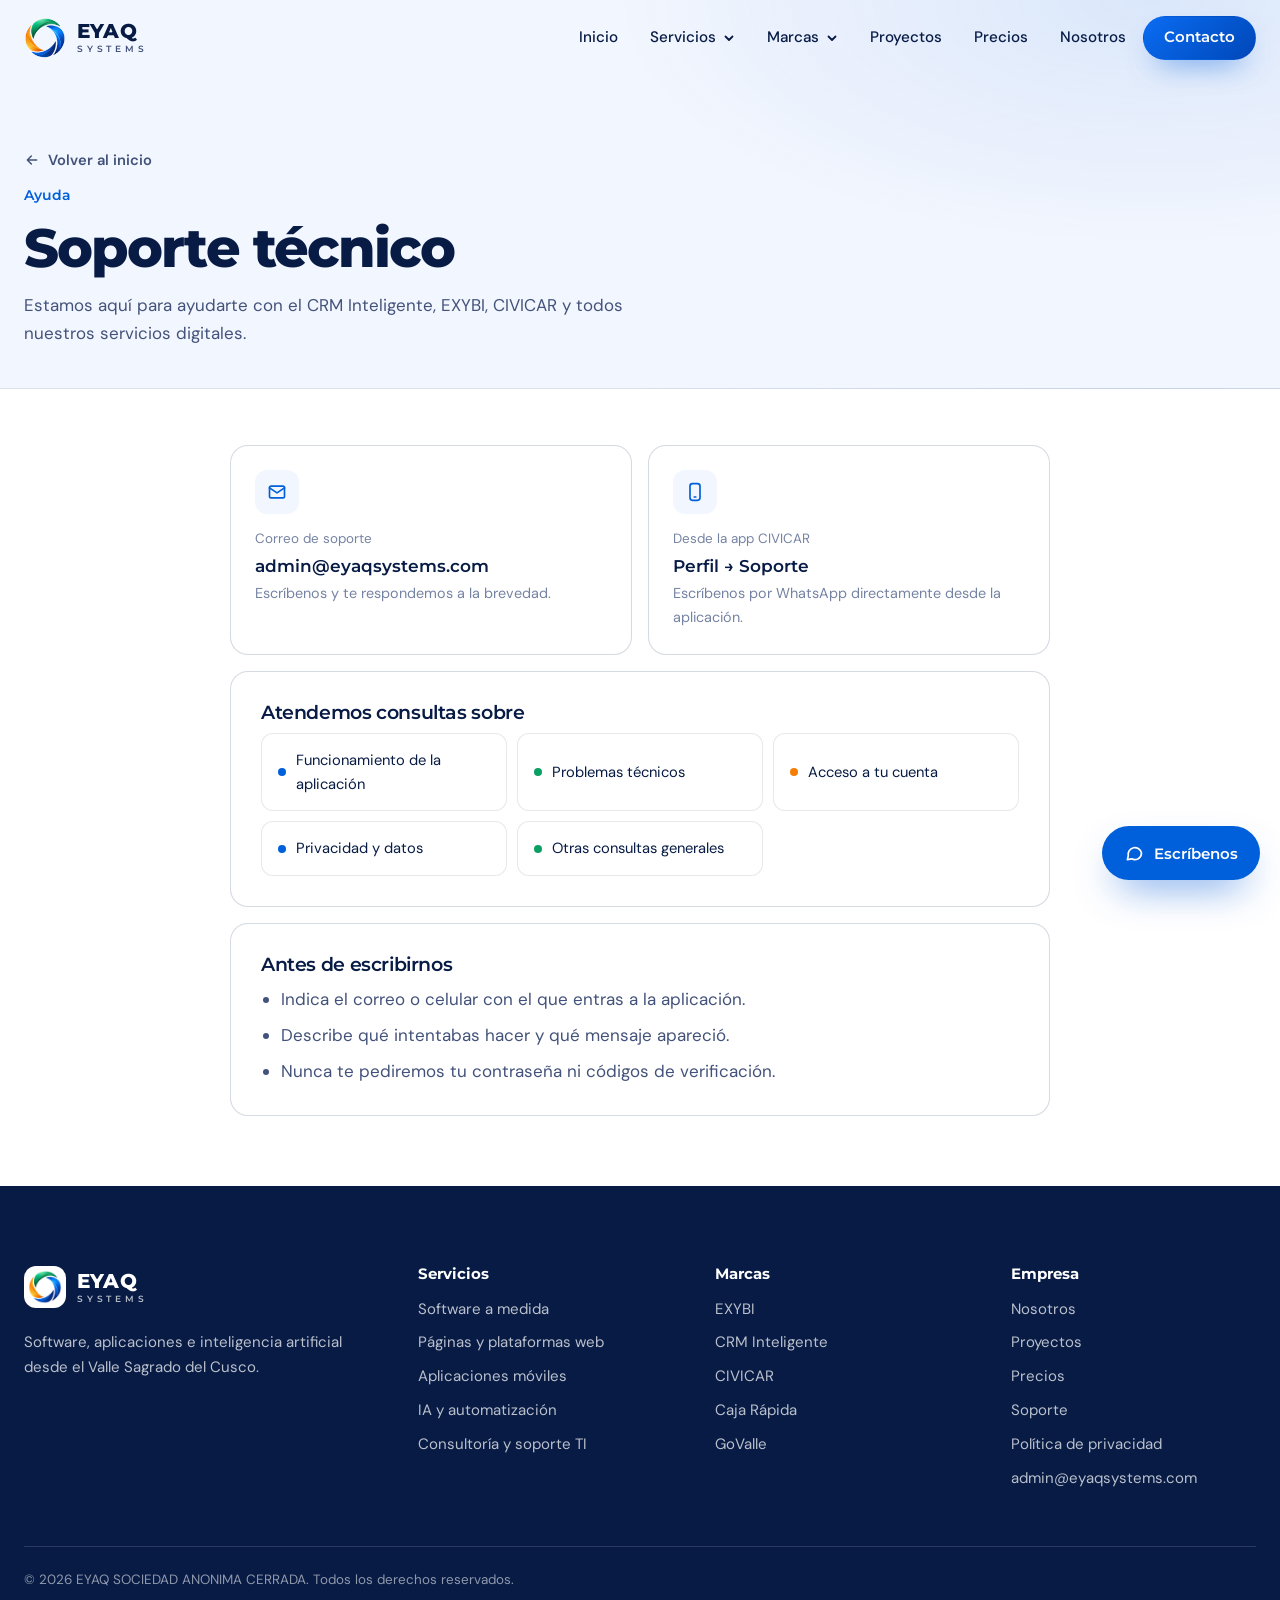
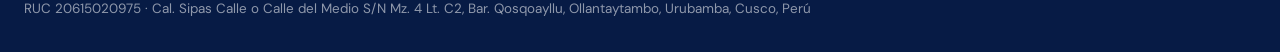
<file: support.html>
<!DOCTYPE html>
<html lang="es-PE">
<head>
<meta charset="UTF-8">
<meta name="viewport" content="width=device-width, initial-scale=1">
<title>Soporte | EYAQ Systems</title>
<meta name="description" content="Soporte técnico de EYAQ Systems y CIVICAR.">
<meta name="theme-color" content="#05070D">
<link rel="icon" href="favicon.ico" sizes="32x32">
<link rel="icon" type="image/png" href="img/favicon-48.png" sizes="48x48">
<link rel="apple-touch-icon" href="img/apple-touch-icon.png">
<link rel="preconnect" href="https://fonts.googleapis.com">
<link rel="preconnect" href="https://fonts.gstatic.com" crossorigin>
<link href="https://fonts.googleapis.com/css2?family=DM+Sans:wght@400;500;600;700&family=Montserrat:wght@600;700;800&display=swap" rel="stylesheet">
<link rel="stylesheet" href="css/eyaq.css">
<script>document.documentElement.classList.add('js');</script>
</head>
<body>
<a class="skip-link" href="#contenido">Saltar al contenido</a>
<div class="scroll-meter" aria-hidden="true"></div>

<header class="site-header">
  <div class="container nav">
    <a class="brand" href="index.html" aria-label="EYAQ Systems, inicio">
      <img src="img/eyaq-simbolo.png" alt="" width="40" height="40">
      <span class="brand-text"><b>EYAQ</b><span>Systems</span></span>
    </a>
    <button class="nav-toggle" type="button" aria-label="Abrir menú" aria-expanded="false" aria-controls="menu"><span></span></button>
    <ul class="nav-links" id="menu">
      <li><a class="nav-link" href="index.html">Inicio</a></li>
      <li class="has-menu">
        <button class="nav-link" type="button" aria-expanded="false" aria-controls="menu-servicios">Servicios<svg viewBox="0 0 12 12" fill="none" stroke="currentColor" stroke-width="1.8" stroke-linecap="round" stroke-linejoin="round" aria-hidden="true"><path d="m2.5 4.5 3.5 3.5 3.5-3.5"/></svg></button>
        <div class="menu" id="menu-servicios">
          <a href="index.html#servicio-software" style="--dot:#005FDA"><i></i><b>Software a medida</b><span>Sistemas hechos para tu forma de trabajar</span></a>
          <a href="index.html#servicio-web" style="--dot:#0C9F63"><i></i><b>Páginas y plataformas web</b><span>Sitios, tiendas y plataformas en línea</span></a>
          <a href="index.html#servicio-apps" style="--dot:#F57E06"><i></i><b>Aplicaciones móviles</b><span>Apps para Android y iOS</span></a>
          <a href="index.html#servicio-ia" style="--dot:#005FDA"><i></i><b>IA y automatización</b><span>Asistentes y procesos que trabajan solos</span></a>
          <a href="index.html#servicio-ti" style="--dot:#0C9F63"><i></i><b>Consultoría y soporte TI</b><span>Diagnóstico, soporte y acompañamiento</span></a>
        </div>
      </li>
      <li class="has-menu">
        <button class="nav-link" type="button" aria-expanded="false" aria-controls="menu-marcas">Marcas<svg viewBox="0 0 12 12" fill="none" stroke="currentColor" stroke-width="1.8" stroke-linecap="round" stroke-linejoin="round" aria-hidden="true"><path d="m2.5 4.5 3.5 3.5 3.5-3.5"/></svg></button>
        <div class="menu" id="menu-marcas">
          <a href="exybi.html" style="--dot:#FF0069"><i></i><b>EXYBI</b><span>La vitrina digital del Perú</span></a>
          <a href="crm.html" style="--dot:#1F3FBF"><i></i><b>CRM Inteligente</b><span>Samanta atiende y tú decides cada reserva</span></a>
          <a href="civicar.html" style="--dot:#16233F"><i></i><b>CIVICAR</b><span>Consulta vehicular desde tu celular</span></a>
          <a href="caja-rapida.html" style="--dot:#17803D"><i></i><b>Caja Rápida</b><span>Caja y almacén para markets</span></a>
          <a href="govalle.html" style="--dot:#D9600A"><i></i><b>GoValle</b><span>Delivery para el Valle Sagrado</span></a>
        </div>
      </li>
      <li><a class="nav-link" href="index.html#proyectos">Proyectos</a></li>
      <li><a class="nav-link" href="index.html#precios">Precios</a></li>
      <li><a class="nav-link" href="index.html#nosotros">Nosotros</a></li>
      <li><a class="btn btn-primary btn-sm" href="index.html#contacto">Contacto</a></li>
    </ul>
  </div>
</header>

<main id="contenido">
  <section class="page-hero">
    <div class="container">
      <a class="back" href="index.html"><svg viewBox="0 0 24 24" fill="none" stroke="currentColor" stroke-width="2.2" stroke-linecap="round" stroke-linejoin="round" aria-hidden="true"><path d="M19 12H5M11 18l-6-6 6-6"/></svg>Volver al inicio</a>
      <span class="eyebrow">Ayuda</span>
      <h1>Soporte técnico</h1>
      <p>Estamos aquí para ayudarte con el CRM Inteligente, EXYBI, CIVICAR y todos nuestros servicios digitales.</p>
    </div>
  </section>

  <section class="doc">
    <div class="container">
      <div class="support-grid">
        <a class="contact-card tile reveal" href="mailto:admin@eyaqsystems.com?subject=Soporte">
          <span class="ic ic-blue"><svg viewBox="0 0 24 24" fill="none" stroke="currentColor" stroke-width="2" stroke-linecap="round" stroke-linejoin="round"><rect x="3" y="5" width="18" height="14" rx="2"/><path d="m3 7 9 6 9-6"/></svg></span>
          <small>Correo de soporte</small>
          <strong>admin@eyaqsystems.com</strong>
          <span class="doc-meta">Escríbenos y te respondemos a la brevedad.</span>
        </a>
        <div class="contact-card tile reveal" style="--d:.06s">
          <span class="ic ic-green"><svg viewBox="0 0 24 24" fill="none" stroke="currentColor" stroke-width="2" stroke-linecap="round" stroke-linejoin="round"><rect x="6" y="2" width="12" height="20" rx="3"/><path d="M11 18h2"/></svg></span>
          <small>Desde la app CIVICAR</small>
          <strong>Perfil → Soporte</strong>
          <span class="doc-meta">Escríbenos por WhatsApp directamente desde la aplicación.</span>
        </div>
      </div>

      <div class="doc-card tile reveal">
        <h2>Atendemos consultas sobre</h2>
        <div class="topics">
          <div class="topic">Funcionamiento de la aplicación</div>
          <div class="topic">Problemas técnicos</div>
          <div class="topic">Acceso a tu cuenta</div>
          <div class="topic">Privacidad y datos</div>
          <div class="topic">Otras consultas generales</div>
        </div>
      </div>

      <div class="doc-card tile reveal">
        <h2>Antes de escribirnos</h2>
        <ul>
          <li>Indica el correo o celular con el que entras a la aplicación.</li>
          <li>Describe qué intentabas hacer y qué mensaje apareció.</li>
          <li>Nunca te pediremos tu contraseña ni códigos de verificación.</li>
        </ul>
      </div>
    </div>
  </section>
</main>

<footer class="site-footer">
  <div class="container">
    <div class="footer-grid">
      <div>
        <a class="brand" href="index.html" aria-label="EYAQ Systems, inicio">
          <img src="img/eyaq-simbolo.png" alt="" width="40" height="40">
          <span class="brand-text"><b>EYAQ</b><span>Systems</span></span>
        </a>
        <p>Software, aplicaciones e inteligencia artificial desde el Valle Sagrado del Cusco.</p>
      </div>
      <div>
        <h4>Servicios</h4>
        <ul>
          <li><a href="index.html#servicio-software">Software a medida</a></li>
          <li><a href="index.html#servicio-web">Páginas y plataformas web</a></li>
          <li><a href="index.html#servicio-apps">Aplicaciones móviles</a></li>
          <li><a href="index.html#servicio-ia">IA y automatización</a></li>
          <li><a href="index.html#servicio-ti">Consultoría y soporte TI</a></li>
        </ul>
      </div>
      <div>
        <h4>Marcas</h4>
        <ul>
          <li><a href="exybi.html">EXYBI</a></li>
          <li><a href="crm.html">CRM Inteligente</a></li>
          <li><a href="civicar.html">CIVICAR</a></li>
          <li><a href="caja-rapida.html">Caja Rápida</a></li>
          <li><a href="govalle.html">GoValle</a></li>
        </ul>
      </div>
      <div>
        <h4>Empresa</h4>
        <ul>
          <li><a href="index.html#nosotros">Nosotros</a></li>
          <li><a href="index.html#proyectos">Proyectos</a></li>
          <li><a href="index.html#precios">Precios</a></li>
          <li><a href="support.html">Soporte</a></li>
          <li><a href="privacy.html">Política de privacidad</a></li>
          <li><a href="mailto:admin@eyaqsystems.com">admin@eyaqsystems.com</a></li>
        </ul>
      </div>
    </div>
    <div class="footer-bottom">
      <span>© <span data-year>2026</span> EYAQ SOCIEDAD ANONIMA CERRADA. Todos los derechos reservados.</span>
      <span>RUC 20615020975 · Cal. Sipas Calle o Calle del Medio S/N Mz. 4 Lt. C2, Bar. Qosqoayllu, Ollantaytambo, Urubamba, Cusco, Perú</span>
    </div>
  </div>
</footer>

<a class="float-contact" href="index.html#contacto" aria-label="Ir a contacto"><svg viewBox="0 0 24 24" fill="none" stroke="currentColor" stroke-width="2" stroke-linecap="round" stroke-linejoin="round" aria-hidden="true"><path d="M21 12a8 8 0 0 1-11.8 7L4 20l1.1-4.6A8 8 0 1 1 21 12z"/></svg><span>Escríbenos</span></a>

<script src="js/eyaq.js" defer></script>
</body>
</html>
</file>
<file: css/eyaq.css>
:root {
  --paper: #FFFFFF;
  --wash: #F2F6FE;
  --card: #FFFFFF;
  --line: rgba(10, 31, 71, .1);
  --line-strong: rgba(10, 31, 71, .17);
  --ink: #071B45;
  --muted: #43527A;
  --faint: #7583A3;

  --blue: #005FDA;
  --blue-deep: #012A7F;
  --green: #0C9F63;
  --orange: #F57E06;
  --brand-band: linear-gradient(90deg, #0C9F63, #005FDA 55%, #F57E06);

  --h: var(--blue);
  --radius: 1.125rem;
  --radius-lg: 1.75rem;
  --container: 84rem;
  --header-h: 4.75rem;
  --section-y: clamp(3rem, 5.5vw, 5rem);
  --shadow: 0 1.5rem 3.75rem -30px rgba(10, 31, 71, .35);
  --font-head: 'Montserrat', system-ui, -apple-system, 'Segoe UI', sans-serif;
  --font-body: 'DM Sans', system-ui, -apple-system, 'Segoe UI', Roboto, sans-serif;
}

*, *::before, *::after { box-sizing: border-box; }

html {
  font-size: clamp(16px, .35vw + 11.5px, 26px);
  scroll-behavior: smooth;
  scroll-padding-top: calc(var(--header-h) + 1rem);
  -webkit-text-size-adjust: 100%;
}

body {
  margin: 0;
  background: var(--paper);
  color: var(--ink);
  font-family: var(--font-body);
  font-size: 1.0625rem;
  line-height: 1.65;
  overflow-x: hidden;
  -webkit-font-smoothing: antialiased;
}

body[data-marca="crm"] { --h: #1F3FBF; }
body[data-marca="caja"] { --h: #17803D; }
body[data-marca="govalle"] { --h: #D9600A; }
body[data-marca="civicar"] { --h: #16233F; }
body[data-marca="santryx"] { --h: #7C0F34; }

img, svg, canvas { display: block; max-width: 100%; }
a { color: inherit; text-decoration: none; }
p { margin: 0; }
h1, h2, h3, h4 { margin: 0; font-family: var(--font-head); line-height: 1.1; letter-spacing: -.035em; }
ul, ol { margin: 0; padding: 0; list-style: none; }
button { font: inherit; color: inherit; }

:focus-visible { outline: 2px solid var(--blue); outline-offset: 3px; border-radius: 0.5rem; }

.container { width: min(var(--container), 100% - 3rem); margin-inline: auto; }

.skip-link {
  position: absolute;
  left: 1rem; top: -60px;
  z-index: 200;
  padding: 0.625rem 1rem;
  border-radius: 0.75rem;
  background: var(--ink);
  color: var(--paper);
  font-weight: 600;
}
.skip-link:focus { top: 0.75rem; }

.scroll-meter {
  position: fixed;
  inset: 0 0 auto 0;
  height: 3px;
  z-index: 120;
  background: var(--brand-band);
  transform-origin: 0 50%;
  transform: scaleX(0);
}

.site-header {
  position: fixed;
  inset: 0 0 auto 0;
  z-index: 100;
  height: var(--header-h);
  transition: background .3s ease, border-color .3s ease;
  border-bottom: 1px solid transparent;
}
.site-header.scrolled,
.site-header.nav-open {
  background: rgba(255, 255, 255, .92);
  -webkit-backdrop-filter: blur(1rem);
  backdrop-filter: blur(1rem);
  border-bottom-color: var(--line);
}
.nav { height: 100%; display: flex; align-items: center; justify-content: space-between; gap: 1.25rem; }

.brand { display: inline-flex; align-items: center; gap: 0.6875rem; }
.brand img { width: 2.625rem; height: 2.625rem; }
.brand-text { display: grid; line-height: 1; font-family: var(--font-head); }
.brand-text b { font-weight: 800; font-size: 1.28rem; letter-spacing: .01em; }
.brand-text span { margin-top: 4px; font-weight: 600; font-size: .54rem; letter-spacing: .44em; text-transform: uppercase; color: var(--muted); }

.nav-links { display: flex; align-items: center; gap: 2px; }
.nav-links > li { position: relative; }
.nav-link {
  display: inline-flex;
  align-items: center;
  gap: 7px;
  min-height: 2.625rem;
  padding: 0 0.9375rem;
  border: 0;
  border-radius: 62.4375rem;
  background: transparent;
  color: var(--ink);
  font-size: .95rem;
  font-weight: 500;
  cursor: pointer;
  transition: background .2s ease;
}
.nav-link:hover,
.nav-link[aria-expanded="true"],
.nav-link[aria-current="page"] { background: rgba(10, 31, 71, .06); }
.nav-link svg { width: 0.75rem; height: 0.75rem; transition: transform .25s ease; }
.nav-link[aria-expanded="true"] svg { transform: rotate(180deg); }

.menu {
  position: absolute;
  top: calc(100% + 0.625rem);
  left: 0;
  width: 20rem;
  padding: 0.625rem;
  border-radius: 1.25rem;
  border: 1px solid var(--line-strong);
  background: var(--card);
  box-shadow: var(--shadow);
  opacity: 0;
  visibility: hidden;
  transform: translateY(-6px);
  transition: opacity .2s ease, transform .2s ease, visibility .2s;
}
.has-menu.open .menu { opacity: 1; visibility: visible; transform: none; }
.menu a {
  display: grid;
  grid-template-columns: 0.625rem 1fr;
  align-items: start;
  gap: 2px 0.75rem;
  padding: 0.6875rem 0.75rem;
  border-radius: 0.75rem;
}
.menu a:hover { background: var(--wash); }
.menu i { width: 0.625rem; height: 0.625rem; margin-top: 7px; border-radius: 50%; background: var(--dot, var(--blue)); }
.menu b { font-family: var(--font-head); font-weight: 600; font-size: .98rem; }
.menu span { grid-column: 2; font-size: .84rem; color: var(--muted); line-height: 1.4; }

.btn {
  display: inline-flex;
  align-items: center;
  justify-content: center;
  gap: 0.625rem;
  min-height: 3.25rem;
  padding: 0 1.625rem;
  border: 1px solid transparent;
  border-radius: 62.4375rem;
  font-family: var(--font-head);
  font-weight: 600;
  font-size: 1rem;
  cursor: pointer;
  transition: transform .2s ease, box-shadow .2s ease, border-color .2s ease, background .2s ease;
}
.btn:hover { transform: translateY(-2px); }
.btn svg { width: 1.125rem; height: 1.125rem; }
.btn-primary { background: linear-gradient(135deg, #0A6CF2, #0047B8); color: #fff; box-shadow: 0 0.875rem 1.875rem -14px rgba(0, 95, 218, .75); }
.btn-hue { background: var(--h); color: #fff; box-shadow: 0 0.875rem 1.875rem -16px var(--h); }
.btn-line { background: var(--card); border-color: var(--line-strong); color: var(--ink); box-shadow: 0 0.625rem 1.5rem -16px rgba(7, 27, 69, .55); }
.btn-line:hover { border-color: var(--ink); }
.btn-ink { background: var(--ink); color: var(--paper); }
.btn-sm { min-height: 2.75rem; padding: 0 1.25rem; font-size: .92rem; }

.nav-toggle {
  display: none;
  width: 2.875rem; height: 2.875rem;
  border: 1px solid var(--line-strong);
  border-radius: 0.875rem;
  background: transparent;
  cursor: pointer;
  align-items: center;
  justify-content: center;
}
.nav-toggle span,
.nav-toggle span::before,
.nav-toggle span::after {
  content: '';
  display: block;
  position: relative;
  width: 1.125rem; height: 2px;
  border-radius: 2px;
  background: var(--ink);
  transition: transform .25s ease;
}
.nav-toggle span::before { position: absolute; top: -6px; }
.nav-toggle span::after { position: absolute; top: 6px; }
.nav-open .nav-toggle span { background: transparent; }
.nav-open .nav-toggle span::before { transform: translateY(6px) rotate(45deg); }
.nav-open .nav-toggle span::after { transform: translateY(-6px) rotate(-45deg); }

.hero {
  position: relative;
  min-height: max(42.5rem, 100svh);
  padding-top: calc(var(--header-h) + clamp(1.75rem, 6vh, 4.5rem));
  overflow: hidden;
  isolation: isolate;
}
.ridge { position: absolute; inset: 0; width: 100%; height: 100%; z-index: -1; }
.hero-copy { display: grid; gap: 1.5rem; justify-items: start; max-width: 48.75rem; }
.hero h1 { font-size: clamp(2.5rem, 6vw, 4.9rem); font-weight: 800; line-height: 1.02; }
.hero::before {
  content: '';
  position: absolute;
  inset: 0;
  z-index: -2;
  background:
    radial-gradient(40% 50% at 100% 0%, rgba(0, 95, 218, .1), transparent 70%),
    radial-gradient(34% 40% at 0% 0%, rgba(12, 159, 99, .08), transparent 70%);
}
.t-blue { color: var(--blue); }
.t-green { color: var(--green); }
.t-orange { color: var(--orange); }
.hero-lead {
  max-width: 33rem;
  padding: 0.875rem 1.125rem;
  margin-left: -1.125rem;
  border-radius: 1rem;
  background: rgba(255, 255, 255, .86);
  color: var(--muted);
  font-size: clamp(1.02rem, 1.4vw, 1.16rem);
}
.hero-actions { display: flex; flex-wrap: wrap; gap: 0.75rem; }
.hero-place {
  position: absolute;
  top: calc(var(--header-h) + clamp(1.75rem, 6vh, 4.5rem));
  right: max(1.5rem, (100vw - var(--container)) / 2);
  text-align: right;
  font-size: .84rem;
  line-height: 1.7;
  color: var(--faint);
}
.hero-place b { display: block; color: var(--ink); font-family: var(--font-head); font-size: .95rem; font-weight: 600; }

.summits { position: absolute; inset: 0; pointer-events: none; }
.summit {
  position: absolute;
  left: 0; top: 0;
  display: grid;
  justify-items: center;
  gap: 0.5rem;
  pointer-events: auto;
  transform: translate(-50%, -100%);
  font: 600 .86rem var(--font-head);
  white-space: nowrap;
}
.summit span {
  padding: 6px 0.8125rem;
  border-radius: 62.4375rem;
  border: 1px solid var(--line-strong);
  background: rgba(255, 255, 255, .94);
  transition: background .2s ease, color .2s ease, border-color .2s ease, transform .2s ease;
}
.summit i {
  width: 0.75rem; height: 0.75rem;
  border-radius: 50%;
  background: var(--dot);
  box-shadow: 0 0 0 0 var(--dot);
  animation: beacon 2.6s ease-out infinite;
}
.summit:hover span,
.summit:focus-visible span { background: var(--dot); border-color: var(--dot); color: #fff; transform: translateY(-3px); }
@keyframes beacon {
  0% { box-shadow: 0 0 0 0 color-mix(in srgb, var(--dot) 70%, transparent); }
  70%, 100% { box-shadow: 0 0 0 0.875rem transparent; }
}
.section { padding: var(--section-y) 0 0; position: relative; }
.section:has(+ .section.raised),
main > .section:last-child { padding-bottom: var(--section-y); }
.section.raised { background: linear-gradient(180deg, var(--wash), #fff); border-top: 1px solid var(--line); }
.section-head { display: grid; gap: .875rem; max-width: 46rem; margin-bottom: clamp(1.5rem, 3vw, 2.5rem); }
.section-head h2 { font-size: clamp(2rem, 4.4vw, 3.4rem); font-weight: 800; }
.section-head p { color: var(--muted); font-size: 1.08rem; max-width: 38rem; }
.kicker { justify-self: start; padding: 6px 0.875rem; border-radius: 62.4375rem; background: color-mix(in srgb, var(--h) 10%, #fff); font: 700 .86rem var(--font-head); color: var(--h); }

.services { display: grid; grid-template-columns: minmax(0, .9fr) minmax(0, 1.1fr); gap: clamp(1.25rem, 4vw, 3.5rem); align-items: start; }
.service-tabs { display: grid; }
.service-tab {
  display: grid;
  grid-template-columns: 3.375rem 1fr auto;
  align-items: center;
  gap: 0.5rem;
  width: 100%;
  padding: 1.375rem 6px;
  border: 0;
  border-top: 1px solid var(--line);
  background: transparent;
  text-align: left;
  cursor: pointer;
  color: var(--muted);
  font: 600 clamp(1.15rem, 2vw, 1.55rem) var(--font-head);
  letter-spacing: -.02em;
  transition: color .2s ease, padding .25s ease;
}
.service-tab:last-child { border-bottom: 1px solid var(--line); }
.service-tab small { font: 500 .82rem var(--font-body); color: var(--faint); letter-spacing: 0; }
.service-tab svg { width: 1.375rem; height: 1.375rem; opacity: 0; transform: translateX(-8px); transition: opacity .2s ease, transform .2s ease; }
.service-tab:hover { color: var(--ink); }
.service-tab[aria-selected="true"] { color: var(--ink); padding-left: 1rem; }
.service-tab[aria-selected="true"] small { color: var(--tab-hue); }
.service-tab[aria-selected="true"] svg { opacity: 1; transform: none; color: var(--tab-hue); }

.service-panel {
  position: sticky;
  top: calc(var(--header-h) + 1.5rem);
  display: grid;
  gap: 1.125rem;
  padding: clamp(1.5rem, 4vw, 2.75rem);
  border-radius: var(--radius-lg);
  border: 1px solid var(--line-strong);
  background:
    radial-gradient(90% 70% at 100% 0%, color-mix(in srgb, var(--panel-hue) 26%, transparent), transparent 70%),
    var(--card);
  min-height: 22rem;
  align-content: start;
}
.service-panel[hidden] { display: none; }
.service-panel h3 { font-size: clamp(1.6rem, 3vw, 2.3rem); font-weight: 800; }
.service-panel > p { color: var(--muted); font-size: 1.05rem; }
.ticks { display: grid; gap: 0.75rem; margin-top: 4px; }
.ticks li { position: relative; padding-left: 2rem; color: var(--ink); }
.ticks li::before {
  content: '';
  position: absolute;
  left: 0; top: 4px;
  width: 1.25rem; height: 1.25rem;
  border-radius: 50%;
  background: color-mix(in srgb, var(--panel-hue, var(--h)) 22%, transparent);
}
.ticks li::after {
  content: '';
  position: absolute;
  left: 6px; top: 0.625rem;
  width: 0.5rem; height: 5px;
  border-left: 2px solid var(--panel-hue, var(--h));
  border-bottom: 2px solid var(--panel-hue, var(--h));
  transform: rotate(-45deg);
}
.service-panel .btn { justify-self: start; }
.service-proof {
  display: flex;
  flex-wrap: wrap;
  align-items: center;
  gap: 0.625rem;
  margin-top: 0.5rem;
  padding-top: 1.125rem;
  border-top: 1px solid var(--line);
  font-size: .92rem;
  color: var(--muted);
}
.service-proof a { padding: 6px 0.875rem; border-radius: 62.4375rem; border: 1px solid var(--line-strong); color: var(--ink); font-weight: 600; }
.service-proof a:hover { border-color: var(--panel-hue); color: var(--panel-hue); }

.rail-head { display: flex; align-items: end; justify-content: space-between; gap: 1.5rem; }
.rail-nav[hidden] { display: none; }
.rail-nav { display: flex; gap: 0.625rem; margin-bottom: clamp(1.5rem, 3vw, 2.5rem); }
.rail-nav button {
  width: 3.25rem; height: 3.25rem;
  border-radius: 50%;
  border: 1px solid var(--line-strong);
  background: var(--card);
  box-shadow: 0 0.625rem 1.5rem -16px rgba(7, 27, 69, .55);
  cursor: pointer;
  display: grid;
  place-items: center;
  transition: background .2s ease, border-color .2s ease;
}
.rail-nav button:hover { background: var(--wash); border-color: var(--ink); }
.rail-nav svg { width: 1.25rem; height: 1.25rem; }
.rail {
  display: flex;
  gap: 1.25rem;
  width: min(var(--container), 100% - 3rem);
  margin-inline: auto;
  padding: .5rem .25rem 1.5rem;
  overflow-x: auto;
  scroll-snap-type: x mandatory;
  scroll-padding-inline: .25rem;
  scrollbar-width: none;
  cursor: grab;
}
.rail::-webkit-scrollbar { display: none; }
.rail.dragging { cursor: grabbing; scroll-snap-type: none; scroll-behavior: auto; }
.rail.dragging a { pointer-events: none; }
.peak {
  --mx: 50%; --my: 0%;
  position: relative;
  flex: 1 0 11.5rem;
  scroll-snap-align: start;
  display: grid;
  grid-template-rows: auto 1fr auto;
  gap: .75rem;
  min-height: 25rem;
  padding: 12.75rem clamp(1.1rem, 1.6vw, 1.75rem) clamp(1.25rem, 2vw, 2rem);
  border-radius: var(--radius-lg);
  border: 1px solid var(--line-strong);
  background:
    radial-gradient(26rem circle at var(--mx) var(--my), color-mix(in srgb, var(--h) 30%, transparent), transparent 62%),
    var(--card);
  overflow: hidden;
  user-select: none;
  transition: border-color .25s ease, box-shadow .25s ease;
}
.peak:hover { border-color: var(--h); box-shadow: var(--shadow); }
.peak svg.peak-line { position: absolute; inset: 3rem 0 auto 0; width: 100%; height: 8.5rem; }
.peak-alt { position: absolute; top: 1.25rem; left: clamp(1.1rem, 1.6vw, 1.75rem); right: .75rem; font: 700 .84rem var(--font-head); color: var(--h); }
.peak h3 { font-size: clamp(1.3rem, 1.7vw, 1.9rem); font-weight: 800; }
.peak p { color: var(--muted); }
.peak-go { display: inline-flex; align-items: center; gap: .5rem; align-self: end; font: 700 .96rem var(--font-head); color: var(--h); }
.peak-go svg { width: 1.125rem; height: 1.125rem; transition: transform .25s ease; }
.peak:hover .peak-go svg { transform: translateX(5px); }

.route-steps { display: grid; grid-template-columns: repeat(4, minmax(0, 1fr)); gap: clamp(1rem, 3vw, 2.25rem); counter-reset: step; }
.route-steps li { counter-increment: step; display: grid; gap: 0.625rem; align-content: start; padding-top: 1.375rem; border-top: 2px solid var(--line-strong); position: relative; }
.route-steps li::before {
  content: '';
  position: absolute;
  top: -7px; left: 0;
  width: 0.75rem; height: 0.75rem;
  border-radius: 50%;
  background: var(--step-hue);
  box-shadow: 0 0 1.125rem var(--step-hue);
}
.route-steps li::after { content: counter(step, decimal-leading-zero); order: -1; font: 800 2.6rem/1 var(--font-head); letter-spacing: -.04em; color: var(--step-hue); }
.route-steps b { font: 600 1.15rem var(--font-head); }
.route-steps span { color: var(--muted); font-size: .97rem; }

.about { display: grid; grid-template-columns: 1.1fr .9fr; gap: clamp(1.75rem, 6vw, 5.5rem); align-items: center; }
.about p { color: var(--muted); font-size: 1.08rem; }
.about p + p { margin-top: 1rem; }
.facts { display: grid; gap: 0; }
.facts div { display: grid; gap: 4px; padding: 1.375rem 0; border-top: 1px solid var(--line); }
.facts div:last-child { border-bottom: 1px solid var(--line); }
.facts b { font: 800 clamp(1.5rem, 2.6vw, 2.1rem) var(--font-head); letter-spacing: -.03em; }
.facts span { color: var(--muted); font-size: .95rem; }

.contact { display: grid; grid-template-columns: .9fr 1.1fr; gap: clamp(1.75rem, 6vw, 5.5rem); align-items: start; }
.contact .section-head { margin-bottom: 0; }
.contact-lines { display: grid; gap: 0.875rem; margin-top: 1.75rem; }
.contact-lines a,
.contact-lines span { display: grid; gap: 2px; color: var(--ink); font: 600 1.05rem var(--font-head); overflow-wrap: anywhere; }
.contact-lines small { font: 500 .84rem var(--font-body); color: var(--faint); }
.form {
  display: grid;
  gap: 1rem;
  padding: clamp(1.375rem, 4vw, 2.5rem);
  border-radius: var(--radius-lg);
  border: 1px solid var(--line-strong);
  background: var(--card);
}
.field { display: grid; gap: 0.5rem; }
.field label { font-weight: 600; font-size: .92rem; }
.field input,
.field select,
.field textarea {
  width: 100%;
  min-height: 3.125rem;
  padding: 0.75rem 1rem;
  border-radius: 0.875rem;
  border: 1px solid var(--line-strong);
  background: var(--paper);
  color: var(--ink);
  font: inherit;
}
.field textarea { min-height: 7.5rem; resize: vertical; }
.field input:focus,
.field select:focus,
.field textarea:focus { outline: none; border-color: var(--blue); }
.form-note { font-size: .86rem; color: var(--faint); }

.site-footer { padding: clamp(3rem, 7vw, 5rem) 0 2rem; background: var(--ink); color: rgba(255, 255, 255, .72); font-size: .94rem; }
.footer-grid { display: grid; grid-template-columns: 1.4fr 1fr 1fr 1fr; gap: clamp(1.5rem, 4vw, 3.5rem); }
.site-footer .brand img { padding: 4px; border-radius: 0.75rem; background: #fff; }
.site-footer .brand-text b { color: #fff; }
.site-footer .brand-text span { color: rgba(255, 255, 255, .7); }
.site-footer p { margin-top: 0.875rem; max-width: 24rem; }
.site-footer h4 { margin-bottom: 0.875rem; font-size: .92rem; font-weight: 700; letter-spacing: 0; color: #fff; }
.site-footer ul { display: grid; gap: 0.5625rem; }
.site-footer a:hover { color: #fff; }
.footer-bottom { display: grid; gap: 6px; margin-top: clamp(2rem, 5vw, 3.5rem); padding-top: 1.375rem; border-top: 1px solid rgba(255, 255, 255, .14); font-size: .84rem; color: rgba(255, 255, 255, .55); }

.float-contact {
  position: fixed;
  right: 1.25rem; bottom: 1.25rem;
  z-index: 90;
  display: inline-flex;
  align-items: center;
  gap: 0.625rem;
  min-height: 3.375rem;
  padding: 0 1.375rem;
  border-radius: 62.4375rem;
  background: var(--blue);
  color: #fff;
  font: 600 .95rem var(--font-head);
  box-shadow: 0 1.125rem 2.5rem -16px rgba(11, 95, 217, .8);
  transition: transform .2s ease;
}
.float-contact:hover { transform: translateY(-3px); }
.float-contact svg { width: 1.25rem; height: 1.25rem; }

.marcas-bar { position: sticky; top: var(--header-h); z-index: 60; margin-top: var(--header-h); background: rgba(255, 255, 255, .94); -webkit-backdrop-filter: blur(0.875rem); backdrop-filter: blur(0.875rem); border-bottom: 1px solid var(--line); }
.marcas-bar .container { display: flex; gap: 6px; padding-block: 0.625rem; overflow-x: auto; scrollbar-width: none; }
.marcas-bar .container::-webkit-scrollbar { display: none; }
.marcas-bar a {
  flex: 0 0 auto;
  display: inline-flex;
  align-items: center;
  gap: 0.5625rem;
  min-height: 2.5rem;
  padding: 0 1rem;
  border-radius: 62.4375rem;
  border: 1px solid var(--line);
  color: var(--muted);
  font: 600 .9rem var(--font-head);
  transition: border-color .2s ease, color .2s ease;
}
.marcas-bar a:hover { color: var(--ink); border-color: var(--line-strong); }
.marcas-bar i { width: 0.5rem; height: 0.5rem; border-radius: 50%; background: var(--dot); }
.marcas-bar a[aria-current="page"] { background: var(--dot); border-color: var(--dot); color: #fff; }
.marcas-bar a[aria-current="page"] i { background: #fff; }

.marca-hero { position: relative; overflow: hidden; isolation: isolate; padding: clamp(2rem, 4vw, 4rem) 0 clamp(2.5rem, 5vw, 4.5rem); }
.marca-hero::before {
  content: '';
  position: absolute;
  inset: 0;
  z-index: -2;
  background:
    radial-gradient(50% 70% at 88% 10%, color-mix(in srgb, var(--h) 16%, transparent), transparent 70%),
    radial-gradient(40% 50% at 0% 100%, color-mix(in srgb, var(--h) 8%, transparent), transparent 70%);
}
.marca-hero .container { display: grid; grid-template-columns: 1fr 1fr; align-items: center; gap: clamp(2rem, 5vw, 4.5rem); }
.marca-copy { display: grid; gap: 1.375rem; justify-items: start; }
.marca-name { display: inline-flex; align-items: center; gap: 0.625rem; font: 600 1rem var(--font-head); color: var(--h); }
.marca-name::before { content: ''; width: 0.625rem; height: 0.625rem; border-radius: 50%; background: var(--h); box-shadow: 0 0 1rem var(--h); }
.marca-hero h1 { font-size: clamp(2.4rem, 5.4vw, 4.4rem); font-weight: 800; line-height: 1; max-width: 14ch; }
.marca-lead { color: var(--muted); font-size: clamp(1.02rem, 1.4vw, 1.18rem); max-width: 34rem; }
.marca-actions { display: flex; flex-wrap: wrap; gap: 0.75rem; }
.marca-parent { font-size: .86rem; color: var(--faint); }

.marca-section { padding: var(--section-y) 0 0; }
.marca-section.tinte { background: var(--wash); border-block: 1px solid var(--line); }
.marca-section.tinte,
.marca-section:has(+ .tinte),
main > .marca-section:last-child { padding-bottom: var(--section-y); }
.marca-head { display: grid; gap: .875rem; max-width: 44rem; margin-bottom: clamp(1.5rem, 3vw, 2.5rem); }
.marca-head h2 { font-size: clamp(1.9rem, 4vw, 3rem); font-weight: 800; }
.marca-head p { color: var(--muted); font-size: 1.06rem; }

.modulos { display: grid; grid-template-columns: repeat(2, minmax(0, 1fr)); gap: 0 clamp(2rem, 6vw, 5.5rem); }
.modulo { position: relative; display: grid; gap: 0.5rem; align-content: start; padding: 1.5rem 0 1.75rem; border-top: 1px solid var(--line); }
.modulo::before { content: ''; position: absolute; top: -1px; left: 0; width: 2.75rem; height: 2px; background: var(--h); box-shadow: 0 0 0.875rem var(--h); }
.modulo h3 { font-size: 1.2rem; font-weight: 600; letter-spacing: -.02em; }
.modulo p { color: var(--muted); }

.pasos { display: grid; grid-template-columns: repeat(auto-fit, minmax(11.875rem, 1fr)); gap: clamp(1.25rem, 3vw, 2rem); counter-reset: paso; }
.pasos li { counter-increment: paso; display: grid; gap: 0.5rem; align-content: start; padding-top: 1.25rem; border-top: 2px solid var(--line-strong); position: relative; }
.pasos li::before { content: counter(paso, decimal-leading-zero); font: 800 2.3rem/1 var(--font-head); letter-spacing: -.04em; color: var(--h); }
.pasos li::after { content: ''; position: absolute; top: -7px; left: 0; width: 0.75rem; height: 0.75rem; border-radius: 50%; background: var(--h); box-shadow: 0 0 1rem var(--h); }
.pasos b { font: 600 1.08rem var(--font-head); }
.pasos span { color: var(--muted); font-size: .95rem; }

.regla {
  margin-top: clamp(2rem, 5vw, 3.5rem);
  max-width: 48rem;
  padding: clamp(1.375rem, 3vw, 2rem) clamp(1.375rem, 4vw, 2.5rem);
  border-left: 3px solid var(--h);
  border-radius: 0 var(--radius) var(--radius) 0;
  background: var(--card);
  font: 600 clamp(1.1rem, 2vw, 1.45rem)/1.35 var(--font-head);
  letter-spacing: -.02em;
}

.publico { display: grid; grid-template-columns: repeat(auto-fit, minmax(15rem, 1fr)); gap: 1rem; }
.publico > div { display: grid; gap: 0.625rem; align-content: start; padding: clamp(1.375rem, 3vw, 2rem); border-radius: var(--radius); border: 1px solid var(--line-strong); background: var(--card); }
.publico h3 { font-size: 1.2rem; font-weight: 600; }
.publico p { color: var(--muted); }

.marca-cta {
  display: flex;
  flex-wrap: wrap;
  align-items: center;
  justify-content: space-between;
  gap: 1.5rem;
  padding: clamp(1.75rem, 5vw, 3.5rem);
  border-radius: var(--radius-lg);
  border: 1px solid var(--line-strong);
  background:
    radial-gradient(70% 120% at 100% 0%, color-mix(in srgb, var(--h) 34%, transparent), transparent 65%),
    var(--card);
}
.marca-cta h2 { font-size: clamp(1.6rem, 3.2vw, 2.5rem); font-weight: 800; max-width: 18ch; }
.marca-cta p { margin-top: 0.625rem; max-width: 34rem; color: var(--muted); }
.marca-cta p a { color: var(--ink); text-decoration: underline; text-underline-offset: 3px; }
.otras { display: flex; flex-wrap: wrap; align-items: center; gap: 0.5rem 0.625rem; margin-top: clamp(1.75rem, 4vw, 2.75rem); color: var(--faint); font-size: .94rem; }
.otras a { display: inline-flex; align-items: center; gap: 0.5rem; min-height: 2.5rem; padding: 0 0.875rem; border-radius: 62.4375rem; border: 1px solid var(--line); color: var(--ink); font-weight: 600; }
.otras a:hover { border-color: var(--dot); }
.otras i { width: 0.5rem; height: 0.5rem; border-radius: 50%; background: var(--dot); }

.card-light { background: #fff; color: #131A2E; border-radius: 1.375rem; box-shadow: var(--shadow), 0 0 0 1px var(--line); }

.chat { width: min(24.375rem, 100%); display: grid; gap: 0.625rem; padding: 1.125rem; font-size: .9rem; }
.chat-head { display: flex; align-items: center; justify-content: space-between; padding-bottom: 0.75rem; border-bottom: 1px solid #E6EAF2; font: 600 .95rem var(--font-head); }
.chat-head span { padding: 3px 0.625rem; border-radius: 62.4375rem; background: #E8F8EE; color: #17703A; font: 600 .74rem var(--font-body); }
.bubble { max-width: 86%; padding: 0.625rem 0.875rem; border-radius: 1rem; line-height: 1.45; }
.bubble.in { background: #EEF1F6; border-bottom-left-radius: 5px; }
.bubble.out { justify-self: end; background: #E6EDFF; border-bottom-right-radius: 5px; }
.bubble b { display: block; font-size: .74rem; color: #2F5BE0; }
.owner-card { display: grid; gap: 0.625rem; margin-top: 4px; padding: 0.875rem; border-radius: 1rem; border: 1.5px solid #1F9D55; background: #F3FBF6; }
.owner-card small { font-weight: 700; color: #17703A; }
.owner-card p { font-weight: 600; }
.owner-actions { display: flex; flex-wrap: wrap; gap: 6px; }
.owner-actions span { padding: 6px 0.75rem; border-radius: 62.4375rem; border: 1px solid #DCE2EC; background: #fff; font-size: .78rem; font-weight: 700; }
.owner-actions span:first-child { background: #1F9D55; border-color: #1F9D55; color: #fff; }
.chat-done { display: flex; align-items: center; gap: 0.5rem; font-weight: 700; color: #2F5BE0; }
.chat-done::before {
  content: '';
  width: 1.125rem; height: 1.125rem;
  border-radius: 50%;
  background: #2F5BE0 url("data:image/svg+xml,%3Csvg xmlns='http://www.w3.org/2000/svg' viewBox='0 0 24 24' fill='none' stroke='white' stroke-width='3.4' stroke-linecap='round' stroke-linejoin='round'%3E%3Cpath d='m6 12 4 4 8-8'/%3E%3C/svg%3E") center / 12px no-repeat;
}

.aviso { width: min(23.125rem, 100%); display: grid; gap: 0.875rem; padding: 1.125rem; color: #083346; font-size: .9rem; }
.aviso-cuenta { display: grid; grid-template-columns: 2.75rem 1fr; gap: 0.75rem; align-items: center; }
.aviso-cuenta i { width: 2.75rem; height: 2.75rem; border-radius: 50%; display: grid; place-items: center; background: #FF0069; color: #fff; font: 800 1rem var(--font-head); font-style: normal; }
.aviso-cuenta b { display: block; font-family: var(--font-head); }
.aviso-cuenta span { color: #4F6570; font-size: .82rem; }
.aviso-media { display: grid; grid-template-columns: 1fr 1fr 1.6fr; grid-template-rows: 4rem 4rem; gap: 6px; }
.aviso-media span { border-radius: 0.625rem; }
.aviso-media span:nth-child(1) { background: linear-gradient(135deg, #F7AA24, #FFD27A); }
.aviso-media span:nth-child(2) { background: linear-gradient(135deg, #00CAAE, #7FE6D8); }
.aviso-media span:nth-child(3) { background: linear-gradient(135deg, #FF0069, #FF7AAE); }
.aviso-media span:nth-child(4) { background: linear-gradient(135deg, #0D4A63, #3F7F97); }
.aviso-media .aviso-video { grid-column: 3; grid-row: 1 / 3; position: relative; background: #083346; }
.aviso-video::after { content: ''; position: absolute; top: 50%; left: 50%; transform: translate(-35%, -50%); border-style: solid; border-width: 0.8125rem 0 0.8125rem 1.3125rem; border-color: transparent transparent transparent #fff; }
.aviso-botones { display: grid; grid-template-columns: 1.9fr 1fr; gap: 0.5rem; font-size: .84rem; }
.aviso-botones span { display: grid; place-items: center; min-height: 2.625rem; border-radius: 0.75rem; border: 1.5px solid #083346; font-weight: 600; }
.aviso-botones span:first-child { background: #1F9D55; border-color: #1F9D55; color: #fff; }

.ticket { width: min(18.75rem, 100%); padding: 1.375rem 1.5rem; transform: rotate(-2.5deg); }
.ticket-head { font: 700 .84rem var(--font-head); letter-spacing: .06em; color: #2E7D32; margin-bottom: 0.75rem; }
.ticket-row { display: flex; justify-content: space-between; gap: 0.75rem; padding: 0.5rem 0; border-bottom: 1px dashed #DCE2EC; font-size: .92rem; }
.ticket-row em { font-style: normal; color: #7A859C; margin-left: 6px; }
.ticket-total { display: flex; justify-content: space-between; margin-top: 0.75rem; font: 700 1.2rem var(--font-head); }
.chips { display: flex; flex-wrap: wrap; gap: 6px; margin-top: 0.875rem; }
.chips span { padding: 4px 0.625rem; border-radius: 62.4375rem; background: #EEF1F6; color: #4F5D74; font-size: .74rem; font-weight: 600; }
.barras { height: 2.125rem; margin-top: 0.875rem; background: repeating-linear-gradient(90deg, #131A2E 0 2px, transparent 2px 5px, #131A2E 5px 0.5625rem, transparent 0.5625rem 0.6875rem, #131A2E 0.6875rem 0.75rem, transparent 0.75rem 1rem); }

.reparto { width: min(30rem, 100%); display: grid; gap: 1.25rem; padding: 1.875rem 1.5rem; }
.reparto-steps { position: relative; display: grid; grid-template-columns: repeat(5, 1fr); gap: 0.5rem; }
.reparto-steps::before { content: ''; position: absolute; top: 1.625rem; left: 10%; right: 10%; height: 2px; background: repeating-linear-gradient(90deg, #FFA53B 0 0.5rem, transparent 0.5rem 0.875rem); }
.reparto-step { position: relative; display: grid; justify-items: center; gap: 6px; font-size: .74rem; font-weight: 600; text-align: center; }
.reparto-step span { width: 3.25rem; height: 3.25rem; border-radius: 1rem; display: grid; place-items: center; font-size: 1.35rem; background: #fff; border: 1px solid #DCE2EC; }
.rider { position: absolute; top: 0.75rem; left: 6%; font-size: 1.3rem; animation: ride 7s ease-in-out infinite; }
@keyframes ride { 0%, 100% { left: 6%; } 50% { left: 82%; } }
.towns { display: flex; flex-wrap: wrap; justify-content: center; gap: 6px; }
.towns span { padding: 5px 0.6875rem; border-radius: 62.4375rem; border: 1px solid #DCE2EC; font-size: .76rem; font-weight: 600; color: #4F5D74; }

.phone { width: 15rem; padding: 0.875rem 0.875rem 1.125rem; border-radius: 2.25rem; background: #1A2440; box-shadow: var(--shadow), inset 0 0 0 2px rgba(255, 255, 255, .1); transform: rotate(3deg); }
.phone-screen { display: grid; gap: 0.625rem; justify-items: center; padding: 1.375rem 0.875rem 1rem; border-radius: 1.5rem; background: #fff; color: #131A2E; }
.phone-notch { width: 4rem; height: 6px; margin-top: -10px; border-radius: 62.4375rem; background: #EEF1F6; }
.phone-logo { width: 3.5rem; height: 3.5rem; border-radius: 1rem; }
.phone-name { font: 700 1rem var(--font-head); }
.phone-input { width: 100%; padding: 0.625rem 0.75rem; border-radius: 0.75rem; border: 2px solid #12B8A0; font-weight: 700; letter-spacing: .12em; text-align: center; }
.phone-row { width: 100%; display: flex; justify-content: space-between; align-items: center; padding: 0.5rem 0.625rem; border-radius: 0.625rem; background: #F4F6FA; font-size: .78rem; color: #4F5D74; }
.phone-row b { color: #131A2E; }
.phone-row .ok { color: #17703A; }
.phone-btn { width: 100%; padding: 0.625rem; border-radius: 0.75rem; background: #131A2E; color: #fff; font-weight: 700; text-align: center; font-size: .85rem; }

.plan-crm {
  display: grid;
  grid-template-columns: 1.15fr .85fr;
  gap: clamp(1.5rem, 4vw, 3rem);
  padding: clamp(1.5rem, 4vw, 3rem);
  border-radius: var(--radius-lg);
  border: 1px solid var(--line-strong);
  background:
    radial-gradient(60% 90% at 0% 0%, color-mix(in srgb, var(--h) 30%, transparent), transparent 62%),
    var(--card);
}
.plan-main { display: grid; gap: 1.5rem; align-content: start; justify-items: start; }
.plan-top { display: flex; flex-wrap: wrap; align-items: flex-start; justify-content: space-between; gap: 1rem 1.5rem; width: 100%; }
.plan-top h3 { font-size: clamp(1.4rem, 2.4vw, 1.85rem); font-weight: 800; }
.plan-top p { margin-top: 6px; color: var(--muted); }
.currency-switch { display: none; padding: 4px; border-radius: 62.4375rem; border: 1px solid var(--line-strong); background: var(--wash); }
.js .currency-switch { display: inline-flex; }
.currency-switch button { min-height: 2.5rem; padding: 0 1.125rem; border: 0; border-radius: 62.4375rem; background: transparent; color: var(--muted); font: 600 .9rem var(--font-head); cursor: pointer; transition: background .2s ease, color .2s ease; }
.currency-switch button[aria-pressed="true"] { background: var(--ink); color: var(--paper); }
.price-pair { display: grid; grid-template-columns: repeat(2, minmax(0, 1fr)); gap: clamp(1.25rem, 4vw, 3rem); width: 100%; }
.price { display: grid; gap: 6px; align-content: start; }
.price + .price { padding-left: clamp(1.25rem, 4vw, 3rem); border-left: 1px solid var(--line-strong); }
.price-label { font-weight: 600; }
.price-label em { font-style: normal; font-weight: 400; color: var(--faint); margin-left: 6px; }
.amount { font: 800 clamp(2.1rem, 4.6vw, 3.4rem)/1.05 var(--font-head); letter-spacing: -.04em; font-variant-numeric: tabular-nums; white-space: nowrap; }
.amount-equivalent { color: var(--faint); }
.amount[hidden] { display: none; }
.plan-note { font-size: .9rem; max-width: 34rem; color: var(--muted); }
.plan-note + .plan-note { margin-top: -1.125rem; }
.plan-includes { display: grid; gap: 0.875rem; align-content: start; padding: clamp(1.25rem, 3vw, 1.75rem); border-radius: 1.25rem; border: 1px solid var(--line); background: var(--wash); }
.plan-includes h4 { font-size: 1rem; font-weight: 600; letter-spacing: -.01em; }
.plan-includes .ticks + h4 { margin-top: 0.625rem; padding-top: 1.25rem; border-top: 1px solid var(--line); }
.plan-includes .ticks li { font-size: .93rem; }

.tiers { display: grid; grid-template-columns: repeat(3, minmax(0, 1fr)); gap: 1rem; }
.tier { display: grid; gap: 0.5rem; align-content: start; padding: clamp(1.375rem, 3vw, 2rem); border-radius: var(--radius); border: 1px solid var(--line-strong); background: var(--card); }
.tier h4 { margin-top: 1rem; font-size: 1.1rem; font-weight: 600; }
.tier-price { font: 800 clamp(2.2rem, 4vw, 3rem)/1.05 var(--font-head); letter-spacing: -.04em; color: var(--h); }
.tier-detail { color: var(--muted); font-size: .95rem; }
.media { display: flex; align-items: stretch; gap: 6px; height: 4rem; }
.shots { display: grid; grid-template-columns: repeat(2, 1.8125rem); grid-template-rows: repeat(2, 1.8125rem); gap: 6px; }
.shots i { border-radius: 7px; }
.shots i:nth-child(1) { background: #FF0069; }
.shots i:nth-child(2) { background: #F7AA24; }
.shots i:nth-child(3) { background: #00CAAE; }
.shots i:nth-child(4) { background: #5FA8C4; }
.clip { position: relative; width: 5.75rem; border-radius: 0.625rem; background: var(--ink); }
.clip::after { content: ''; position: absolute; top: 50%; left: 50%; transform: translate(-35%, -50%); border-style: solid; border-width: 0.625rem 0 0.625rem 1rem; border-color: transparent transparent transparent var(--paper); }
.shots.off i,
.clip.off { background: transparent; border: 1.5px dashed var(--line-strong); }
.clip.off::after { border-left-color: var(--line-strong); }
.tier-note { margin-top: 1.25rem; color: var(--faint); font-size: .9rem; }

.page-hero { padding: calc(var(--header-h) + clamp(2.5rem, 6vw, 4.5rem)) 0 clamp(1.75rem, 4vw, 2.5rem); border-bottom: 1px solid var(--line); background: radial-gradient(60% 90% at 90% 0%, rgba(11, 95, 217, .1), transparent 70%), var(--wash); }
.page-hero .container { display: grid; gap: 0.875rem; justify-items: start; }
.page-hero h1 { font-size: clamp(2.1rem, 4.6vw, 3.4rem); font-weight: 800; }
.page-hero p { color: var(--muted); font-size: 1.06rem; max-width: 40rem; }
.eyebrow { font: 600 .9rem var(--font-head); color: var(--blue); }
.back { display: inline-flex; align-items: center; gap: 0.5rem; color: var(--muted); font-size: .92rem; font-weight: 600; }
.back:hover { color: var(--ink); }
.back svg { width: 1rem; height: 1rem; }
.doc { padding: clamp(1.75rem, 5vw, 3.5rem) 0 var(--section-y); }
.doc .container { max-width: 51.25rem; display: grid; gap: 1rem; }
.tile { border-radius: var(--radius); border: 1px solid var(--line-strong); background: var(--card); }
.doc-card { padding: clamp(1.25rem, 3vw, 1.875rem); }
.doc-card h2 { font-size: 1.2rem; font-weight: 600; letter-spacing: -.02em; margin-bottom: 0.625rem; }
.doc-card p { color: var(--muted); }
.doc-card p + p { margin-top: 0.625rem; }
.doc-card ul { padding-left: 1.25rem; list-style: disc; color: var(--muted); display: grid; gap: 0.5rem; }
.doc-card a { color: var(--blue); }
.doc-meta { font-size: .9rem; color: var(--faint); }
.mail-chip { display: inline-flex; margin-top: 0.75rem; padding: 0.5rem 1rem; border-radius: 62.4375rem; background: rgba(11, 95, 217, .1); color: var(--blue); font-weight: 700; }
.support-grid { display: grid; grid-template-columns: repeat(2, 1fr); gap: 1rem; }
.contact-card { display: grid; gap: 6px; align-content: start; padding: 1.5rem; }
.contact-card .ic { width: 2.75rem; height: 2.75rem; margin-bottom: 0.5rem; border-radius: 0.75rem; display: grid; place-items: center; background: var(--wash); color: var(--blue); }
.contact-card .ic svg { width: 1.25rem; height: 1.25rem; }
.contact-card small { color: var(--faint); font-size: .84rem; }
.contact-card strong { font: 600 1.05rem var(--font-head); overflow-wrap: anywhere; }
.topics { display: grid; grid-template-columns: repeat(3, 1fr); gap: 0.625rem; margin-top: 6px; }
.topic { display: flex; align-items: center; gap: 0.625rem; padding: 0.875rem 1rem; border-radius: 0.75rem; border: 1px solid var(--line); background: var(--paper); font-size: .92rem; }
.topic::before { content: ''; width: 0.5rem; height: 0.5rem; flex-shrink: 0; border-radius: 50%; background: var(--blue); }
.topic:nth-child(3n+2)::before { background: var(--green); }
.topic:nth-child(3n)::before { background: var(--orange); }

.js .reveal { opacity: 0; transform: perspective(75rem) translate3d(0, 2.25rem, 0) rotateX(9deg); transform-origin: 50% 100%; transition: opacity .8s ease, transform .9s cubic-bezier(.2, .7, .2, 1); transition-delay: var(--d, 0s); }
.js .reveal.in { opacity: 1; transform: none; }

@media (max-width: 1000px) {
  .nav-toggle { display: inline-flex; }
  .nav-links {
    position: absolute;
    top: var(--header-h);
    left: 0; right: 0;
    flex-direction: column;
    align-items: stretch;
    gap: 2px;
    max-height: calc(100svh - var(--header-h));
    overflow-y: auto;
    padding: 0.75rem 1.5rem 1.75rem;
    background: var(--paper);
    border-bottom: 1px solid var(--line);
    opacity: 0;
    visibility: hidden;
    transform: translateY(-8px);
    transition: opacity .2s ease, transform .2s ease, visibility .2s;
  }
  .nav-open .nav-links { opacity: 1; visibility: visible; transform: none; }
  .nav-link { width: 100%; justify-content: space-between; min-height: 3.25rem; border-radius: 0.875rem; font-size: 1.05rem; }
  .menu { position: static; width: auto; display: none; opacity: 1; visibility: visible; transform: none; box-shadow: none; border: 0; background: transparent; padding: 0 0 0.5rem 0.5rem; }
  .has-menu.open .menu { display: block; }
  .nav-links .btn { margin-top: 0.75rem; }
  .hero-place { display: none; }
  .services { grid-template-columns: 1fr; }
  .service-panel { position: static; min-height: 0; }
  .route-steps { grid-template-columns: repeat(2, minmax(0, 1fr)); }
  .about, .contact { grid-template-columns: 1fr; }
  .footer-grid { grid-template-columns: 1fr 1fr; }
  .footer-grid > :first-child { grid-column: 1 / -1; }
  .marca-hero .container { grid-template-columns: 1fr; }
  .modulos { grid-template-columns: 1fr; }
  .plan-crm { grid-template-columns: 1fr; }
}

@media (max-width: 640px) {
  .container { width: min(var(--container), 100% - 2.25rem); }
  .hero { min-height: 0; padding-bottom: 22.5rem; }
  .summit span { font-size: 0; }
  .summit span::before { content: attr(data-short); font-size: .74rem; }
  .hero-actions .btn, .marca-actions .btn, .marca-cta .btn { flex: 1 1 100%; }
  .summit span { padding: 4px 0.5625rem; }
  .rail-nav { display: none; }
  .rail { width: min(var(--container), 100% - 2.25rem); }
  .peak { flex-basis: 78vw; }
  .route-steps { grid-template-columns: 1fr; }
  .tiers { grid-template-columns: 1fr; }
  .topics, .support-grid { grid-template-columns: 1fr; }
  .footer-grid { grid-template-columns: 1fr 1fr; gap: 1.75rem 1.25rem; }
  .float-contact span { display: none; }
  .float-contact { padding: 0; width: 3.5rem; justify-content: center; }
  .price-pair { grid-template-columns: 1fr; gap: 1.25rem; }
  .price + .price { padding-left: 0; padding-top: 1.25rem; border-left: 0; border-top: 1px solid var(--line-strong); }
  .currency-switch { width: 100%; }
  .currency-switch button { flex: 1; }
}

@media (prefers-reduced-motion: reduce) {
  html { scroll-behavior: auto; }
  *, *::before, *::after { animation-duration: .001ms !important; animation-iteration-count: 1 !important; transition-duration: .001ms !important; }
  .js .reveal { opacity: 1; transform: none; }
}

.plans { display: grid; grid-template-columns: repeat(3, minmax(0, 1fr)); gap: 1.25rem; align-items: stretch; }
.plan {
  position: relative;
  display: grid;
  grid-template-rows: auto auto auto 1fr auto;
  gap: 1.125rem;
  padding: clamp(1.625rem, 3vw, 2.375rem);
  border-radius: var(--radius-lg);
  border: 1px solid var(--line-strong);
  background: var(--card);
  transition: box-shadow .25s ease, border-color .25s ease;
}
.plan::before { content: ''; position: absolute; inset: 0 0 auto 0; height: 6px; border-radius: var(--radius-lg) var(--radius-lg) 0 0; background: var(--h); }
.plan:hover { border-color: var(--h); box-shadow: var(--shadow); }
.plan-badge { position: absolute; top: -14px; right: 1.5rem; padding: 5px 0.875rem; border-radius: 62.4375rem; background: var(--h); color: #fff; font: 700 .78rem var(--font-head); }
.plan-name { display: grid; gap: 4px; }
.plan-name h3 { font-size: 1.5rem; font-weight: 800; }
.plan-name span { color: var(--muted); font-size: .96rem; }
.plan-price { display: grid; gap: 4px; padding-bottom: 1.125rem; border-bottom: 1px solid var(--line); }
.plan-price b { font: 800 clamp(2.6rem, 4.6vw, 3.6rem)/1 var(--font-head); letter-spacing: -.045em; color: var(--h); }
.plan-price span { color: var(--muted); font-size: .95rem; font-weight: 500; }
.plan .ticks li { font-size: .96rem; }
.plan .ticks { --panel-hue: var(--h); align-content: start; }
.plan .btn { width: 100%; }
.plans-note { margin-top: 1.5rem; padding: 1rem 1.375rem; border-radius: 1rem; background: var(--wash); color: var(--muted); font-size: .95rem; }

@media (max-width: 1000px) {
  .plans { grid-template-columns: 1fr; }
}

[data-tilt] {
  transform: perspective(62.5rem) rotateX(var(--rx, 0deg)) rotateY(var(--ry, 0deg));
  transform-style: preserve-3d;
  transition: transform .6s cubic-bezier(.2, .7, .2, 1);
  will-change: transform;
}
[data-tilt].tilting { transition: none; }

.caso-bar { margin-top: var(--header-h); border-bottom: 1px solid var(--line); background: var(--wash); }
.caso-bar .container { display: flex; align-items: center; justify-content: space-between; gap: 1rem; min-height: 3.25rem; }
.caso-bar span { padding: .3rem .85rem; border-radius: 999px; background: color-mix(in srgb, var(--h) 10%, #fff); color: var(--h); font: 700 .82rem var(--font-head); }

.case {
  display: grid;
  grid-template-columns: 1.1fr .9fr;
  align-items: center;
  gap: clamp(1.5rem, 4vw, 4rem);
  padding: clamp(1.75rem, 4vw, 3.5rem);
  border-radius: var(--radius-lg);
  border: 1px solid var(--line-strong);
  background:
    radial-gradient(60% 90% at 100% 0%, color-mix(in srgb, var(--h) 16%, transparent), transparent 70%),
    var(--card);
  transition: border-color .25s ease, box-shadow .25s ease;
}
.case:hover { border-color: var(--h); box-shadow: var(--shadow); }
.case-copy { display: grid; gap: 1rem; justify-items: start; }
.case-client { padding: .35rem .9rem; border-radius: 999px; background: color-mix(in srgb, var(--h) 10%, #fff); color: var(--h); font: 700 .84rem var(--font-head); }
.case h3 { font-size: clamp(2rem, 4vw, 3.2rem); font-weight: 800; }
.case p { color: var(--muted); font-size: 1.06rem; max-width: 30rem; }
.case-points { display: flex; flex-wrap: wrap; gap: .5rem; }
.case-points li { padding: .35rem .9rem; border-radius: 999px; border: 1px solid var(--line-strong); background: var(--card); font-size: .88rem; font-weight: 600; }
.case-art { display: grid; gap: 1rem; justify-items: center; }
.case-label { display: grid; gap: .2rem; width: min(19rem, 100%); padding: 1.1rem 1.3rem; border-radius: .6rem; border: 1px solid var(--line-strong); background: #fff; box-shadow: var(--shadow); transform: rotate(-2deg); }
.case-label + .case-label { transform: rotate(1.5deg) translateX(1.5rem); }
.case-label small { font: 700 .62rem var(--font-head); letter-spacing: .16em; color: var(--h); }
.case-label b { font: 800 1.3rem/1.1 var(--font-head); letter-spacing: -.02em; }
.case-label span { font-size: .84rem; color: var(--muted); }
.case-label em { justify-self: start; margin-top: .25rem; padding: .2rem .7rem; border-radius: 999px; background: #FFF1DC; color: #B25E00; font-style: normal; font-weight: 700; font-size: .84rem; }

@media (max-width: 1000px) {
  .case { grid-template-columns: 1fr; }
  .case-label + .case-label { transform: rotate(1.5deg); }
}
</file>
<file: css/escenas.css>
.scene { position: relative; display: grid; justify-items: center; gap: 1.25rem; min-height: 30rem; align-content: center; perspective: 75rem; }
.demo-note { justify-self: center; padding: .375rem .875rem; border-radius: 999px; background: color-mix(in srgb, var(--h) 9%, #fff); color: var(--h); font-size: .84rem; font-weight: 600; }
.depth { transform: translateZ(var(--z, 0)); transform-style: preserve-3d; }

.road {
  position: absolute;
  left: 50%; bottom: -3rem;
  z-index: -1;
  width: 150%; height: 24rem;
  transform: translateX(-50%) perspective(34rem) rotateX(64deg);
  transform-origin: 50% 100%;
  background:
    repeating-linear-gradient(to bottom, #8FA0C4 0 2.4rem, transparent 2.4rem 5rem) 50% 0 / .45rem 100% no-repeat,
    linear-gradient(90deg, transparent 0 14%, #B9C6DE 14% 14.8%, #E9EEF7 14.8% 85.2%, #B9C6DE 85.2% 86%, transparent 86%);
  -webkit-mask-image: linear-gradient(transparent, #000 45%);
  mask-image: linear-gradient(transparent, #000 45%);
  animation: road-run 1.6s linear infinite;
}
@keyframes road-run { to { background-position: 50% 5rem, 0 0; } }

.phone3d {
  position: relative;
  width: 17.5rem;
  padding: .875rem .875rem 1.125rem;
  border-radius: 2.6rem;
  background: linear-gradient(145deg, #24325A, #0E1730);
  box-shadow:
    1px 1px 0 #0B1226, 2px 2px 0 #0B1226, 3px 3px 0 #0B1226, 4px 4px 0 #0B1226, 5px 5px 0 #0B1226, 6px 6px 0 #0B1226,
    2.2rem 3.4rem 5rem -1.6rem rgba(7, 27, 69, .55);
  --rx: 6deg; --ry: -16deg;
}
.phone3d .phone-screen { transform: translateZ(1px); display: grid; gap: .7rem; justify-items: center; padding: 1.5rem 1rem 1.1rem; border-radius: 1.9rem; background: #fff; color: #131A2E; min-height: 27rem; align-content: start; }
.plate-form { display: grid; gap: .7rem; width: 100%; }
.plate { display: grid; gap: .1rem; padding: .35rem .75rem .5rem; border-radius: .8rem; border: .18rem solid #16233F; background: #fff; text-align: center; }
.plate small { font: 700 .58rem var(--font-head); letter-spacing: .3em; color: #16233F; }
.plate input { width: 100%; border: 0; outline: 0; background: transparent; text-align: center; text-transform: uppercase; font: 800 1.7rem var(--font-head); letter-spacing: .12em; color: #16233F; }
.phone3d .phone-btn { border: 0; cursor: pointer; font-family: var(--font-head); min-height: 2.9rem; transition: transform .2s ease, background .2s ease; }
.phone3d .phone-btn:hover { background: #005FDA; transform: translateY(-.125rem); }
.plate-result { display: grid; gap: .45rem; width: 100%; animation: result-in .5s cubic-bezier(.2, .7, .2, 1); }
.plate-result[hidden] { display: none; }
.plate-result p { margin-top: .2rem; text-align: center; font-size: .74rem; color: #7583A3; }
@keyframes result-in { from { opacity: 0; transform: translateY(.8rem); } }
.chip3d {
  position: absolute;
  display: inline-flex; align-items: center; gap: .5rem;
  padding: .6rem 1rem;
  border-radius: 999px;
  background: #fff;
  border: 1px solid var(--line-strong);
  box-shadow: var(--shadow);
  color: var(--ink);
  font: 700 .86rem var(--font-head);
  white-space: nowrap;
  transform: translateZ(var(--z, 4rem));
  animation: chip-float 5s ease-in-out infinite;
}
.chip3d::before { content: ''; width: .6rem; height: .6rem; border-radius: 50%; background: #17A862; }
.chip3d:nth-of-type(1) { top: 16%; right: -42%; }
.chip3d:nth-of-type(2) { bottom: 18%; left: -46%; animation-delay: -2.5s; }
@keyframes chip-float { 50% { margin-top: -.7rem; } }

.desk { position: relative; width: min(33.5rem, 100%); height: 30rem; --rx: 6deg; --ry: -8deg; }
.pane { position: absolute; padding: 1.1rem; border-radius: 1.3rem; background: #fff; border: 1px solid var(--line-strong); box-shadow: var(--shadow); color: #131A2E; transform: translateZ(var(--z, 0)); }
.pane h4 { font-size: .9rem; font-weight: 700; letter-spacing: -.01em; margin-bottom: .7rem; }
.pane-calendar { top: 0; left: 0; width: 14.5rem; }
.days { display: grid; grid-template-columns: repeat(7, 1fr); gap: .25rem; font-size: .68rem; text-align: center; }
.days span { display: grid; place-items: center; aspect-ratio: 1; border-radius: .45rem; color: #4F5D74; }
.days .head { font-weight: 700; color: #7583A3; }
.days .target { outline: .12rem dashed #1F3FBF; color: #1F3FBF; font-weight: 700; transition: background .3s ease, color .3s ease; }
.days .target.booked { outline: 0; background: #1F9D55; color: #fff; }
.days .target.declined { outline: 0; background: #FDE8E8; color: #C0392B; text-decoration: line-through; }
.days .target.pending { outline: 0; background: #FFF1DC; color: #B25E00; }
.pane-stats { top: 17rem; left: 1rem; width: 12rem; }
.bars { display: flex; align-items: end; gap: .55rem; height: 5rem; }
.bars i { flex: 1; border-radius: .4rem .4rem 0 0; background: linear-gradient(#5B7BEA, #1F3FBF); height: var(--v); }
.bars i:nth-child(2n) { background: linear-gradient(#FFB98A, #F26A1B); }
.pane-stats p { margin-top: .6rem; font-size: .72rem; color: #7583A3; }
.pane-chat { top: 3.5rem; right: 0; width: 18.5rem; display: grid; gap: .6rem; font-size: .84rem; }
.pane-chat .bubble { max-width: 88%; padding: .6rem .85rem; border-radius: 1rem; line-height: 1.4; }
.pane-chat .owner-card { padding: .8rem; }
.owner-actions button { padding: .5rem .85rem; border-radius: 999px; border: 1px solid #DCE2EC; background: #fff; color: #131A2E; font: 700 .78rem var(--font-body); cursor: pointer; transition: transform .2s ease, box-shadow .2s ease; }
.owner-actions button:hover { transform: translateY(-.125rem); box-shadow: 0 .5rem 1rem -.6rem rgba(7, 27, 69, .6); }
.owner-actions button:first-child { background: #1F9D55; border-color: #1F9D55; color: #fff; }
.owner-actions button[aria-pressed="true"] { outline: .16rem solid #1F3FBF; outline-offset: .12rem; }
.decision { font-weight: 700; color: #1F3FBF; min-height: 2.6em; }

.pos { display: grid; grid-template-columns: 1.1fr .9fr; gap: 1rem; width: min(36rem, 100%); padding: 1.1rem; border-radius: 1.6rem; background: #0E3B22; box-shadow: var(--shadow); --rx: 5deg; --ry: -8deg; }
.pos-products { display: grid; grid-template-columns: repeat(2, 1fr); gap: .6rem; align-content: start; }
.pos-products button { display: grid; gap: .1rem; justify-items: start; padding: .7rem .8rem; border: 0; border-radius: 1rem; background: #17573A; color: #fff; text-align: left; cursor: pointer; font: 600 .86rem var(--font-body); transition: transform .15s ease, background .2s ease; }
.pos-products button:hover { background: #1E6E49; transform: translateY(-.125rem); }
.pos-products button:active { transform: scale(.96); }
.pos-products i { font-style: normal; font-size: 1.5rem; }
.pos-products b { font-family: var(--font-head); color: #FFD466; }
.pos-products small { font-size: .7rem; color: rgba(255, 255, 255, .7); }
.pos-ticket { display: grid; gap: .5rem; align-content: start; padding: 1rem; border-radius: 1rem; background: #fff; color: #131A2E; font-size: .84rem; min-height: 21rem; transform: translateZ(2.4rem); box-shadow: 0 1.6rem 2.4rem -1.4rem rgba(0, 0, 0, .6); }
.pos-ticket h4 { font-size: .8rem; letter-spacing: .08em; color: #17703A; }
.pos-lines { display: grid; gap: .1rem; min-height: 6.5rem; align-content: start; }
.pos-lines li { display: flex; justify-content: space-between; gap: .5rem; padding: .3rem 0; border-bottom: 1px dashed #DCE2EC; animation: result-in .3s ease; font-variant-numeric: tabular-nums; }
.pos-empty { color: #7583A3; }
.pos-total { display: flex; justify-content: space-between; font: 800 1.2rem var(--font-head); font-variant-numeric: tabular-nums; }
.pos-pay { display: flex; flex-wrap: wrap; gap: .3rem; }
.pos-pay button { padding: .3rem .65rem; border-radius: 999px; border: 1px solid #DCE2EC; background: #fff; color: #4F5D74; font: 600 .72rem var(--font-body); cursor: pointer; }
.pos-pay button[aria-pressed="true"] { background: #17803D; border-color: #17803D; color: #fff; }
.pos-charge { min-height: 2.8rem; border: 0; border-radius: .8rem; background: #17803D; color: #fff; font: 700 .95rem var(--font-head); cursor: pointer; transition: background .2s ease, transform .2s ease; }
.pos-charge:hover { background: #0E5A30; transform: translateY(-.125rem); }
.pos-receipt { min-height: 2.4em; font-weight: 600; color: #17703A; font-size: .8rem; }

.valley { position: relative; width: min(36rem, 100%); height: 27rem; border-radius: 1.8rem; overflow: hidden; background: linear-gradient(#CFE6FF, #F3FAFF 55%, #fff); border: 1px solid var(--line-strong); box-shadow: var(--shadow); --rx: 4deg; --ry: -7deg; }
.valley svg { position: absolute; left: -6%; width: 112%; bottom: 7.5rem; height: 13rem; transition: transform .25s ease-out; transform: translateX(calc(var(--shift, 0) * var(--speed))); }
.valley .sun { position: absolute; top: 1.8rem; right: 3rem; width: 3.6rem; height: 3.6rem; border-radius: 50%; background: radial-gradient(#FFE08A, #FFB52E); box-shadow: 0 0 3rem rgba(255, 181, 46, .6); }
.track { position: absolute; left: 0; right: 0; bottom: 0; display: grid; gap: .8rem; padding: 1rem 1.2rem 1.2rem; background: #fff; border-top: 1px solid var(--line); }
.stops { position: relative; display: grid; grid-template-columns: repeat(5, 1fr); }
.stops::before { content: ''; position: absolute; top: 1.05rem; left: 10%; right: 10%; height: .2rem; border-radius: 1rem; background: #E6EAF2; }
.stops::after { content: ''; position: absolute; top: 1.05rem; left: 10%; width: calc(var(--progress, 0) * 20%); height: .2rem; border-radius: 1rem; background: #D9600A; transition: width .6s cubic-bezier(.2, .7, .2, 1); }
.stops li { position: relative; z-index: 1; display: grid; justify-items: center; gap: .3rem; font-size: .7rem; font-weight: 600; color: #7583A3; text-align: center; }
.stops li i { display: grid; place-items: center; width: 2.3rem; height: 2.3rem; border-radius: 50%; background: #fff; border: .14rem solid #E6EAF2; font-style: normal; font-size: 1rem; transition: border-color .3s ease, transform .3s ease; }
.stops li.done { color: #131A2E; }
.stops li.done i { border-color: #D9600A; }
.stops li.now i { transform: scale(1.18); box-shadow: 0 0 0 .35rem rgba(217, 96, 10, .18); }
.rider3d { position: absolute; bottom: 7.9rem; left: calc(10% + var(--progress, 0) * 20%); z-index: 2; font-size: 2rem; transform: translateX(-50%) scaleX(-1); transition: left .6s cubic-bezier(.2, .7, .2, 1); }
.track-row { display: flex; align-items: center; justify-content: space-between; gap: .8rem; }
.track-row p { font-weight: 700; color: #131A2E; font-size: .9rem; }
.track-row button { flex: 0 0 auto; min-height: 2.5rem; padding: 0 1rem; border: 0; border-radius: 999px; background: #D9600A; color: #fff; font: 700 .82rem var(--font-head); cursor: pointer; transition: transform .2s ease; }
.track-row button:hover { transform: translateY(-.125rem); }

.fefo { position: relative; display: grid; width: min(33rem, 100%); --rx: 5deg; --ry: -9deg; }
.label3d {
  position: relative;
  z-index: 1;
  justify-self: end;
  display: grid;
  grid-template-columns: 1fr auto;
  align-items: center;
  gap: 1rem;
  width: min(21rem, 92%);
  margin: 0 -1rem -1.75rem 0;
  padding: 1.1rem 1.2rem;
  border-radius: .6rem;
  background: #fff;
  border: 1px solid var(--line-strong);
  box-shadow: var(--shadow);
  color: #1A1014;
  transform: translateZ(var(--z, 4rem)) rotate(2.5deg);
}
.label3d::before { content: ''; position: absolute; inset: 0 auto 0 -.4rem; width: .8rem; background: radial-gradient(circle at 50% .5rem, var(--wash) .22rem, transparent .24rem) 0 0 / .8rem 1rem; }
.label-text { display: grid; gap: .2rem; }
.label-text small { font: 700 .62rem var(--font-head); letter-spacing: .16em; color: #7C0F34; }
.label-text b { font: 800 1.35rem/1.1 var(--font-head); letter-spacing: -.02em; }
.label-text span { font-size: .84rem; color: #5A4A50; }
.label-expiry { justify-self: start; margin-top: .25rem; padding: .2rem .7rem; border-radius: 999px; font-weight: 700; }
.qr { display: grid; grid-template-columns: repeat(9, .5rem); grid-auto-rows: .5rem; padding: .35rem; border: 1px solid #E6DADF; border-radius: .3rem; }
.qr i { background: #1A1014; }
.fefo-panel { display: grid; gap: .8rem; padding: 2.4rem 1.2rem 1.2rem; border-radius: 1.5rem; background: #fff; border: 1px solid var(--line-strong); box-shadow: var(--shadow); color: #1A1014; }
.fefo-panel h4 { font-size: .95rem; font-weight: 700; color: #7C0F34; }
.fefo-list { display: grid; gap: .4rem; counter-reset: turn; }
.fefo-list li { counter-increment: turn; animation: result-in .35s ease; }
.fefo-list button { display: grid; grid-template-columns: 1.6rem 1fr auto auto; align-items: center; gap: .6rem; width: 100%; padding: .6rem .8rem; border: 1px solid #EDE3E7; border-radius: .9rem; background: #fff; color: inherit; text-align: left; font: 500 .86rem var(--font-body); cursor: pointer; transition: border-color .2s ease, background .2s ease, transform .2s ease; }
.fefo-list button::before { content: counter(turn); display: grid; place-items: center; width: 1.6rem; height: 1.6rem; border-radius: 50%; background: #F6EEF1; color: #7C0F34; font: 700 .74rem var(--font-head); }
.fefo-list button:hover { transform: translateX(.2rem); border-color: #7C0F34; }
.fefo-list button[aria-pressed="true"] { border-color: #7C0F34; background: #FBF4F6; }
.fefo-list span { color: #8A7A80; font-size: .76rem; }
.fefo-list em { font-style: normal; padding: .15rem .6rem; border-radius: 999px; font-size: .74rem; font-weight: 700; }
.hoy { background: #FDE8E8; color: #B42318; }
.pronto { background: #FFF1DC; color: #B25E00; }
.bien { background: #E8F8EE; color: #17703A; }
.fefo-row { display: flex; align-items: center; justify-content: space-between; gap: .8rem; }
.fefo-row p { font-size: .84rem; font-weight: 600; color: #5A4A50; }
.fefo-row button { flex: 0 0 auto; min-height: 2.5rem; padding: 0 1rem; border: 0; border-radius: 999px; background: #7C0F34; color: #fff; font: 700 .82rem var(--font-head); cursor: pointer; transition: transform .2s ease; }
.fefo-row button:hover { transform: translateY(-.125rem); }

@media (max-width: 1000px) {
  .scene { min-height: 0; padding-top: 1rem; }
  .chip3d:nth-of-type(1) { right: -6%; }
  .chip3d:nth-of-type(2) { left: -6%; }
}

@media (max-width: 640px) {
  .desk { height: auto; display: grid; gap: 1rem; }
  .pane, .pane-calendar, .pane-stats, .pane-chat { position: static; width: auto; }
  .pos { grid-template-columns: 1fr; }
  .chip3d { display: none; }
  .label3d { margin-right: 0; }
  .fefo-list button { grid-template-columns: 1.6rem 1fr auto; }
  .fefo-list span { display: none; }
}
</file>
<file: css/exybi.css>
body[data-marca="exybi"] { --h: #FF0069; }
body[data-marca="exybi"] main {
  --ex-navy: #083346;
  --ex-pink: #FF0069;
  --ex-amber: #F7AA24;
  --ex-aqua: #00CAAE;
  --ex-gray: #EDEDED;
  --ink: var(--ex-navy);
  --muted: #45616D;
  --font-head: 'Montserrat', system-ui, sans-serif;
  --font-body: 'Poppins', system-ui, sans-serif;
  color: var(--ink);
  font-family: var(--font-body);
}

.ex-btn { background: var(--ex-amber); color: var(--ex-navy); box-shadow: 0 0.875rem 1.875rem -14px rgba(247, 170, 36, .9); }

.ex-hero { position: relative; overflow: hidden; padding: clamp(2.5rem, 6vw, 5rem) 0 0; }
.ex-hero .container { display: grid; grid-template-columns: 1fr 1fr; gap: clamp(1.75rem, 5vw, 4.5rem); align-items: center; }
.ex-copy { display: grid; gap: 1.5rem; justify-items: start; padding-bottom: clamp(2rem, 4vw, 3.5rem); }
.ex-logo { display: inline-flex; align-items: center; gap: 0.75rem; font: 800 1.5rem var(--font-head); letter-spacing: .02em; }
.ex-logo svg { width: 2.75rem; height: 2.75rem; }
.ex-hero h1 { font-size: clamp(2.6rem, 5.6vw, 4.6rem); font-weight: 800; line-height: 1; }
.ex-hero h1 mark { background: linear-gradient(transparent 62%, var(--ex-amber) 62% 92%, transparent 92%); color: inherit; }
.ex-lead { max-width: 32rem; color: var(--muted); font-size: clamp(1.02rem, 1.4vw, 1.16rem); }
.ex-verbs { display: flex; flex-wrap: wrap; gap: 0.625rem; }
.ex-verbs li { display: inline-flex; align-items: center; gap: 0.5625rem; padding: 0.5rem 1rem; border-radius: 62.4375rem; background: var(--ex-gray); font-weight: 600; font-size: .92rem; }
.ex-verbs li::before { content: ''; width: 0.5625rem; height: 0.5625rem; border-radius: 50%; background: var(--verb); }

.ex-vitrina {
  display: grid;
  grid-template-columns: repeat(3, minmax(0, 1fr));
  gap: 0.875rem;
  height: clamp(28.75rem, 56vw, 40rem);
  overflow: hidden;
  -webkit-mask-image: linear-gradient(transparent, #000 14%, #000 86%, transparent);
  mask-image: linear-gradient(transparent, #000 14%, #000 86%, transparent);
}
.ex-column { display: grid; gap: 0.875rem; align-content: start; animation: ex-drift 34s linear infinite; }
.ex-column:nth-child(2) { animation-direction: reverse; animation-duration: 40s; }
.ex-column:nth-child(3) { animation-duration: 46s; }
@keyframes ex-drift { to { transform: translateY(-50%); } }

.ex-ad { display: grid; gap: 0.5rem; padding: 0.625rem 0.625rem 0.875rem; border-radius: 1.125rem; background: #fff; border: 1px solid var(--line); box-shadow: 0 0.875rem 1.875rem -22px rgba(8, 51, 70, .6); }
.ex-thumb { display: grid; place-items: center; aspect-ratio: 4 / 3; border-radius: 0.75rem; background: var(--tone); font-size: clamp(2rem, 4vw, 3rem); }
.ex-ad b { font: 700 .92rem/1.25 var(--font-head); }
.ex-ad span { color: var(--muted); font-size: .8rem; }
.ex-tag { justify-self: start; padding: 2px 0.625rem; border-radius: 62.4375rem; background: var(--tone); color: var(--ex-navy); font-size: .72rem; font-weight: 600; }

.ex-section { padding: var(--section-y) 0 0; }
.ex-section.gray { background: #F6F6F6; }
.ex-section.gray,
.ex-section.ex-map,
.ex-section:has(+ .gray),
.ex-section:has(+ .ex-map),
main > .ex-section:last-child { padding-bottom: var(--section-y); }
.ex-head { display: grid; gap: .875rem; max-width: 44rem; margin-bottom: clamp(1.5rem, 3vw, 2.5rem); }
.ex-head h2 { font-size: clamp(2rem, 4.2vw, 3.2rem); font-weight: 800; }
.ex-head p { color: var(--muted); font-size: 1.06rem; }

.ex-filters { display: flex; flex-wrap: wrap; gap: 0.625rem; margin-bottom: 1.75rem; }
.ex-filters button {
  min-height: 2.875rem;
  padding: 0 1.25rem;
  border-radius: 62.4375rem;
  border: 2px solid var(--ex-navy);
  background: transparent;
  font: 600 .95rem var(--font-head);
  cursor: pointer;
  transition: background .2s ease, color .2s ease, transform .2s ease;
}
.ex-filters button:hover { transform: translateY(-2px); }
.ex-filters button[aria-pressed="true"] { background: var(--ex-navy); color: #fff; }
.ex-grid { display: grid; grid-template-columns: repeat(auto-fill, minmax(14.375rem, 1fr)); gap: 1.125rem; }
.ex-post { display: grid; gap: 0.625rem; align-content: start; padding: 0.75rem 0.75rem 1rem; border-radius: 1.375rem; background: #fff; border: 1px solid var(--line); transition: transform .25s ease, box-shadow .25s ease, opacity .25s ease; }
.ex-post:hover { transform: translateY(-5px) rotate(-.6deg); box-shadow: 0 1.625rem 2.875rem -28px rgba(8, 51, 70, .7); }
.ex-post[hidden] { display: none; }
.ex-post .ex-thumb { font-size: 3.4rem; }
.ex-post h3 { font-size: 1.05rem; font-weight: 700; letter-spacing: -.01em; line-height: 1.25; }
.ex-post p { color: var(--muted); font-size: .88rem; }
.ex-post-actions { display: grid; grid-template-columns: 1.5fr 1fr; gap: 0.5rem; margin-top: 4px; font-size: .82rem; font-weight: 600; }
.ex-post-actions span { display: grid; place-items: center; min-height: 2.375rem; border-radius: 0.75rem; border: 1.5px solid var(--ex-navy); }
.ex-post-actions span:first-child { background: #1F9D55; border-color: #1F9D55; color: #fff; }
.ex-example { margin-top: 1.25rem; color: var(--muted); font-size: .88rem; }

.ex-map { background: var(--ex-navy); color: #fff; }
.ex-map .container { display: grid; grid-template-columns: 1fr .8fr; gap: clamp(1.75rem, 6vw, 5.5rem); align-items: center; }
.ex-map h2 { font-size: clamp(2rem, 4.2vw, 3.2rem); font-weight: 800; color: #fff; }
.ex-map p { margin-top: 1rem; color: rgba(255, 255, 255, .78); font-size: 1.06rem; max-width: 34rem; }
.ex-points { display: grid; gap: 1rem; margin-top: 1.75rem; }
.ex-points li { display: grid; grid-template-columns: 0.875rem 1fr; gap: 0.875rem; align-items: start; color: rgba(255, 255, 255, .9); }
.ex-points li::before { content: ''; width: 0.875rem; height: 0.875rem; margin-top: 6px; border-radius: 50%; background: var(--point); }
.ex-peru { width: min(26.25rem, 100%); justify-self: center; overflow: visible; }
.ex-peru .dot { fill: rgba(255, 255, 255, .28); }
.ex-pin circle:first-child { fill: var(--pin); opacity: .35; transform-box: fill-box; transform-origin: center; animation: ex-pulse 2.6s ease-out infinite; animation-delay: var(--wait); }
.ex-pin circle:last-of-type { fill: var(--pin); }
.ex-pin text { fill: #fff; font: 600 .5px var(--font-body); opacity: 0; transition: opacity .2s ease; }
.ex-pin:hover text { opacity: 1; }
@keyframes ex-pulse { from { transform: scale(.6); opacity: .5; } to { transform: scale(2.6); opacity: 0; } }

.ex-steps { display: grid; grid-template-columns: repeat(4, minmax(0, 1fr)); gap: 1.125rem; }
.ex-steps li { display: grid; gap: 0.625rem; align-content: start; padding: 1.625rem 1.5rem 1.75rem; border-radius: 1.5rem; background: var(--step); color: var(--step-ink, var(--ex-navy)); }
.ex-steps i { font: 800 3rem/1 var(--font-head); font-style: normal; letter-spacing: -.04em; }
.ex-steps b { font: 700 1.15rem/1.2 var(--font-head); }
.ex-steps span { font-size: .95rem; opacity: .9; }

.ex-plans { display: grid; grid-template-columns: repeat(3, minmax(0, 1fr)); gap: 1.125rem; }
.ex-plan { position: relative; display: grid; gap: 0.5rem; align-content: start; padding: clamp(1.5rem, 3vw, 2.25rem); border-radius: 1.75rem; background: var(--plan); color: var(--plan-ink); overflow: hidden; transition: transform .25s ease; }
.ex-plan:hover { transform: translateY(-6px); }
.ex-plan h3 { margin-top: 1.375rem; font-size: 1.25rem; font-weight: 700; }
.ex-price { font: 800 clamp(3.2rem, 6vw, 4.6rem)/1 var(--font-head); letter-spacing: -.05em; }
.ex-price small { font-size: .42em; letter-spacing: 0; margin-right: 6px; }
.ex-plan p:last-child { font-size: .98rem; opacity: .92; }
.ex-media { display: flex; gap: 0.5rem; height: 4.5rem; }
.ex-shots { display: grid; grid-template-columns: repeat(2, 2rem); grid-template-rows: repeat(2, 2rem); gap: 0.5rem; }
.ex-shots i { border-radius: 0.5625rem; background: rgba(255, 255, 255, .92); }
.ex-clip { position: relative; width: 6.5rem; border-radius: 0.75rem; background: rgba(255, 255, 255, .92); }
.ex-clip::after { content: ''; position: absolute; top: 50%; left: 50%; transform: translate(-35%, -50%); border-style: solid; border-width: 0.6875rem 0 0.6875rem 1.125rem; border-color: transparent transparent transparent var(--plan); }
.ex-shots.off i, .ex-clip.off { background: transparent; border: 2px dashed rgba(255, 255, 255, .5); }
.ex-plan.dark-ink .ex-shots.off i, .ex-plan.dark-ink .ex-clip.off { border-color: rgba(8, 51, 70, .35); }
.ex-clip.off::after { border-left-color: rgba(255, 255, 255, .5); }
.ex-plan.dark-ink .ex-clip.off::after { border-left-color: rgba(8, 51, 70, .35); }
.ex-fine { margin-top: 1.375rem; color: var(--muted); }

.ex-trust { display: grid; grid-template-columns: repeat(3, minmax(0, 1fr)); gap: clamp(1.25rem, 4vw, 3rem); }
.ex-trust div { display: grid; gap: 0.625rem; align-content: start; padding-top: 1.375rem; border-top: 4px solid var(--rule); }
.ex-trust h3 { font-size: 1.25rem; font-weight: 700; }
.ex-trust p { color: var(--muted); }

.ex-cta { display: flex; flex-wrap: wrap; align-items: center; justify-content: space-between; gap: 1.5rem; padding: clamp(1.75rem, 5vw, 3.5rem); border-radius: 2rem; background: var(--ex-amber); }
.ex-cta h2 { font-size: clamp(1.8rem, 3.6vw, 2.8rem); font-weight: 800; max-width: 16ch; }
.ex-cta p { margin-top: 0.5rem; max-width: 32rem; }
.ex-cta .btn { background: var(--ex-navy); color: #fff; }

@media (max-width: 1000px) {
  .ex-hero .container, .ex-map .container { grid-template-columns: 1fr; }
  .ex-copy { padding-bottom: 0; }
  .ex-vitrina { height: 26.25rem; }
  .ex-steps { grid-template-columns: repeat(2, minmax(0, 1fr)); }
  .ex-plans, .ex-trust { grid-template-columns: 1fr; }
}

@media (max-width: 640px) {
  .ex-steps { grid-template-columns: 1fr; }
  .ex-hero .btn, .ex-cta .btn { flex: 1 1 100%; }
  .ex-grid { grid-template-columns: repeat(2, minmax(0, 1fr)); gap: 0.75rem; }
  .ex-post .ex-thumb { font-size: 2.4rem; }
  .ex-post-actions { grid-template-columns: 1fr; }
}
</file>
